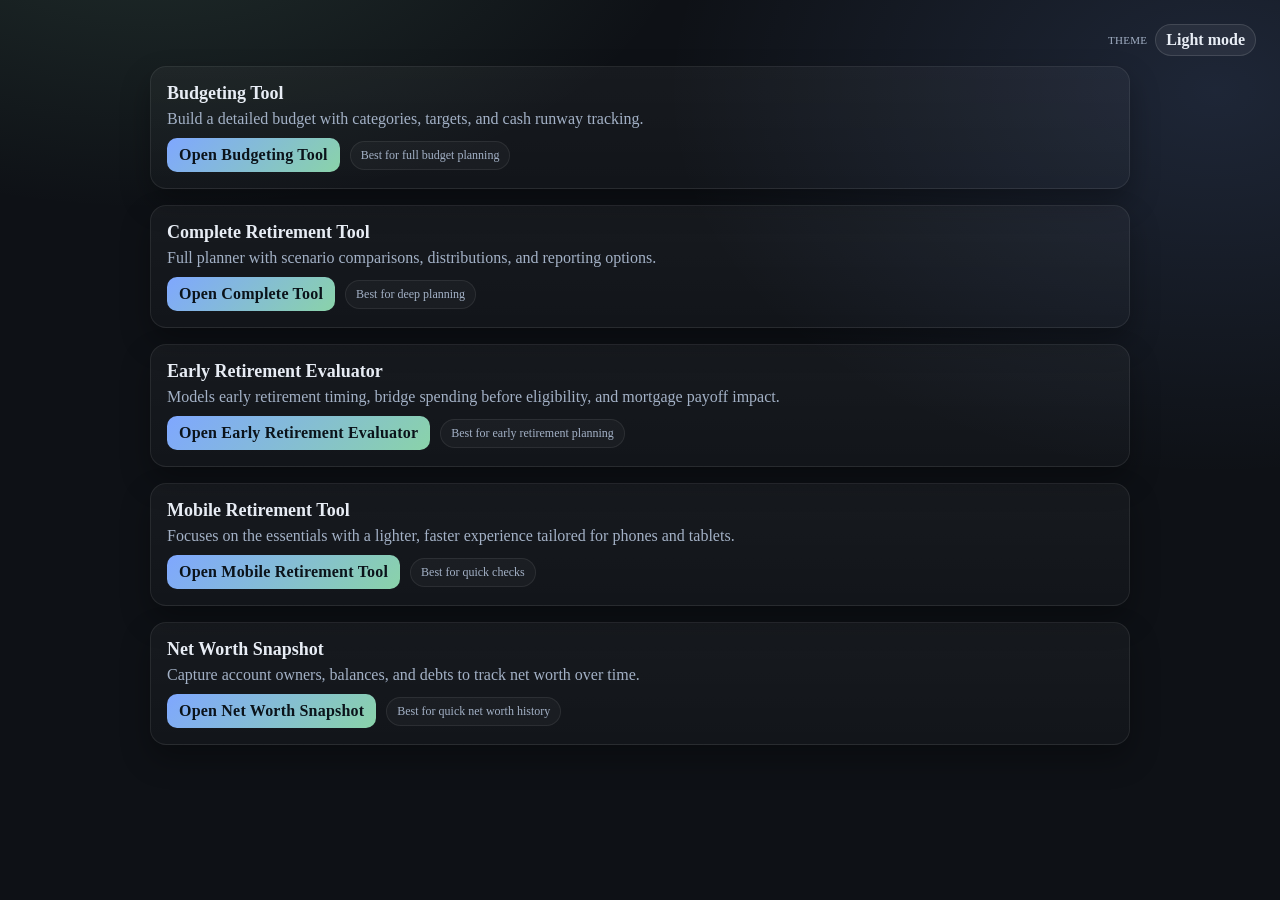
<file: index.html>
﻿<!doctype html>
<html lang="en">
<head>
  <meta charset="utf-8" />
  <meta name="viewport" content="width=device-width, initial-scale=1" />
  <title>Financial Dashboard - Tool Index</title>
  <link rel="stylesheet" href="./shared/theme.css" />
  <script>
    try{
      var theme = localStorage.getItem("financeTheme");
      if (theme) document.documentElement.setAttribute("data-theme", theme);
    }catch(e){}
  </script>
  <style>
    :root{
      --bg:#0e1116;
      --sidebar:#0b0f14;
      --panel:#141a22;
      --card:#121923;
      --text:#e8edf5;
      --muted:#a3b1c6;
      --border:rgba(255,255,255,0.08);
      --accent:#7fa7ff;
      --accent-2:#8ad3a9;
      --bg-grad-1:radial-gradient(900px 500px at 12% -10%, rgba(138,211,169,0.14), transparent 60%);
      --bg-grad-2:radial-gradient(1000px 700px at 95% 10%, rgba(127,167,255,0.14), transparent 55%);
    }
    html[data-theme="light"]{
      --bg:#f4f7fb;
      --sidebar:#eef2f7;
      --panel:rgba(0,0,0,0.04);
      --card:#ffffff;
      --text:#1b2430;
      --muted:#5a6b86;
      --border:rgba(15,23,42,0.12);
      --accent:#2f5fff;
      --accent-2:#2bb98a;
      --bg-grad-1:radial-gradient(900px 500px at 12% -10%, rgba(43,185,138,0.14), transparent 60%);
      --bg-grad-2:radial-gradient(1000px 700px at 95% 10%, rgba(47,95,255,0.14), transparent 55%);
    }
    *{box-sizing:border-box;}
    body{
      margin:0;
      font-family:"Palatino Linotype","Book Antiqua",Palatino,serif;
      color:var(--text);
      background:var(--bg);
    }
    a{color:inherit;}
    .main{
      padding:24px 24px 32px;
      background:
        var(--bg-grad-1),
        var(--bg-grad-2),
        var(--bg);
      min-height:100vh;
    }

    .content{
      max-width:980px;
      margin:0 auto;
      display:grid;
      gap:16px;
    }
    .card{
      background:linear-gradient(180deg, rgba(255,255,255,0.04), rgba(255,255,255,0.02));
      border:1px solid var(--border);
      border-radius:16px;
      padding:16px;
    }
    .card h2{margin:0 0 6px; font-size:18px;}
    .card p{margin:0 0 10px; color:var(--muted);}

    .actions{display:flex; gap:10px; flex-wrap:wrap; align-items:center;}
    .btn{
      text-decoration:none;
      color:#0b131a;
      background:linear-gradient(135deg, var(--accent), var(--accent-2));
      padding:8px 12px;
      border-radius:10px;
      font-weight:700;
      letter-spacing:0.2px;
    }
    html[data-theme="light"] .btn{
      color:#1b2430;
      background:linear-gradient(135deg, rgba(47,95,255,0.2), rgba(43,185,138,0.18));
      border:1px solid rgba(15,23,42,0.12);
      box-shadow:0 6px 14px rgba(15,23,42,0.08);
    }
    .pill{
      display:inline-block;
      padding:6px 10px;
      border-radius:999px;
      border:1px solid var(--border);
      color:var(--muted);
      font-size:12px;
      background:rgba(255,255,255,0.03);
    }
    html[data-theme="light"] .pill{
      background:rgba(15,23,42,0.06);
      border-color:rgba(15,23,42,0.12);
      color:#4a5b73;
    }

    footer{
      max-width:980px;
      margin:16px auto 0;
      color:var(--muted);
      font-size:12px;
    }
  </style>
</head>
<body>
  <main class="main">
    <div class="themeToggleBar">
      <span class="themeToggleLabel">Theme</span>
      <button class="themeToggleBtn" type="button" data-theme-toggle>Light mode</button>
    </div>
    <section class="content" aria-label="Tools">
      <article class="card">
        <h2>Budgeting Tool</h2>
        <p>Build a detailed budget with categories, targets, and cash runway tracking.</p>
        <div class="actions">
          <a class="btn" href="./In Depth Budgeting Tool/">Open Budgeting Tool</a>
          <span class="pill">Best for full budget planning</span>
        </div>
      </article>

      <article class="card">
        <h2>Complete Retirement Tool</h2>
        <p>Full planner with scenario comparisons, distributions, and reporting options.</p>
        <div class="actions">
          <a class="btn" href="./Complete Retirement Tool/">Open Complete Tool</a>
          <span class="pill">Best for deep planning</span>
        </div>
      </article>

      <article class="card">
        <h2>Early Retirement Evaluator</h2>
        <p>Models early retirement timing, bridge spending before eligibility, and mortgage payoff impact.</p>
        <div class="actions">
          <a class="btn" href="./Early Retirement Evaluator/">Open Early Retirement Evaluator</a>
          <span class="pill">Best for early retirement planning</span>
        </div>
      </article>

      <article class="card">
        <h2>Mobile Retirement Tool</h2>
        <p>Focuses on the essentials with a lighter, faster experience tailored for phones and tablets.</p>
        <div class="actions">
          <a class="btn" href="./Mobile/">Open Mobile Retirement Tool</a>
          <span class="pill">Best for quick checks</span>
        </div>
      </article>
      <article class="card">
        <h2>Net Worth Snapshot</h2>
        <p>Capture account owners, balances, and debts to track net worth over time.</p>
        <div class="actions">
          <a class="btn" href="./Net Worth Snapshot/">Open Net Worth Snapshot</a>
          <span class="pill">Best for quick net worth history</span>
        </div>
      </article>
    </section>
  </main>
  <script src="./shared/theme.js"></script>
</body>
</html>
</file>
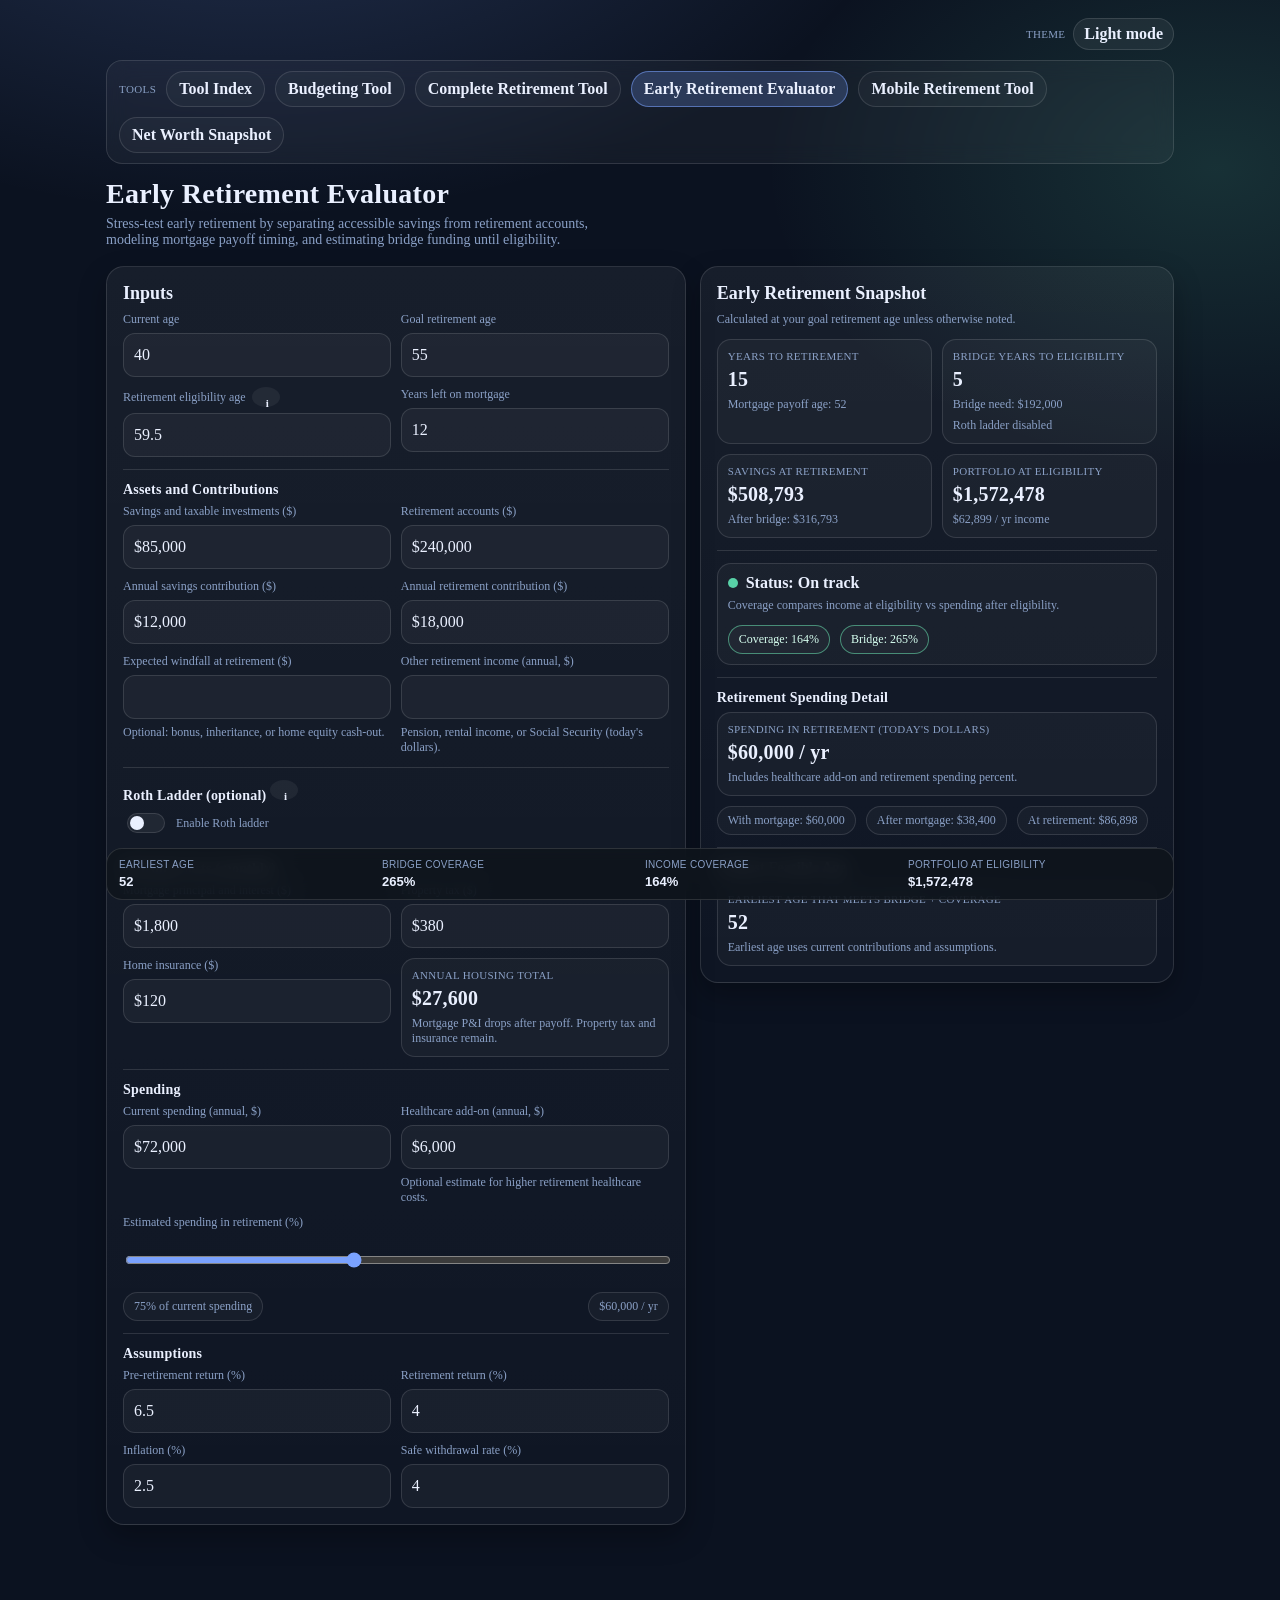
<file: Early Retirement Evaluator/index.html>
<!doctype html>
<html lang="en">
<head>
  <meta charset="utf-8" />
  <meta name="viewport" content="width=device-width, initial-scale=1" />
  <title>Early Retirement Evaluator</title>
  <link rel="stylesheet" href="../shared/theme.css" />
  <script>
    try{
      var theme = localStorage.getItem("financeTheme");
      if (theme) document.documentElement.setAttribute("data-theme", theme);
    }catch(e){}
  </script>
  <style>
    :root{
      --bg:#0b1220;
      --panel:rgba(255,255,255,0.04);
      --panel-2:rgba(255,255,255,0.06);
      --panel-3:rgba(255,255,255,0.03);
      --text:#eaf0ff;
      --muted:#8aa0c6;
      --line:rgba(255,255,255,0.12);
      --accent:#7aa2ff;
      --accent-2:#58d1a7;
      --good:#58d1a7;
      --warn:#ffc657;
      --bad:#ff6b6b;
    }
    *{box-sizing:border-box;}
    body{
      margin:0;
      color:var(--text);
      font-family:"Baskerville","Palatino Linotype","Book Antiqua",serif;
      background:var(--bg-grad-1), var(--bg-grad-2), var(--bg);
      min-height:100vh;
    }
    a{color:inherit;text-decoration:none;}
    .page{
      max-width:1100px;
      margin:0 auto;
      padding:18px 16px 90px;
    }
    .topnav{
      display:flex;
      flex-wrap:wrap;
      gap:10px;
      align-items:center;
      background:var(--panel);
      border:1px solid var(--line);
      border-radius:16px;
      padding:10px 12px;
      backdrop-filter: blur(10px);
    }
    .navLabel{
      font-size:11px;
      letter-spacing:0.4px;
      text-transform:uppercase;
      color:var(--muted);
    }
    .navLink{
      font-weight:700;
      padding:8px 12px;
      border-radius:999px;
      border:1px solid var(--line);
      background:rgba(255,255,255,0.03);
    }
    .navLink.active{
      border-color:rgba(122,162,255,0.55);
      background:rgba(122,162,255,0.22);
      color:var(--text);
    }
    header{
      margin-top:14px;
    }
    h1{
      margin:0 0 6px;
      font-size:28px;
      letter-spacing:0.3px;
    }
    header p{
      margin:0;
      color:var(--muted);
      max-width:75ch;
      font-size:14px;
    }
    .grid{
      margin-top:18px;
      display:grid;
      gap:14px;
      grid-template-columns: minmax(0, 1.1fr) minmax(0, 0.9fr);
      align-items:start;
    }
    @media (max-width: 980px){
      .grid{ grid-template-columns:1fr; }
    }
    .card{
      background:linear-gradient(180deg, rgba(255,255,255,0.05), rgba(255,255,255,0.02));
      border:1px solid var(--line);
      border-radius:18px;
      padding:16px;
      box-shadow:0 12px 28px rgba(0,0,0,0.28);
    }
    .card h2{
      margin:0 0 8px;
      font-size:18px;
    }
    .card h3{
      margin:12px 0 6px;
      font-size:14px;
      color:var(--text);
      letter-spacing:0.2px;
    }
    .subtle{
      color:var(--muted);
      font-size:12px;
      margin:0;
    }
    .row{
      display:flex;
      gap:10px;
      flex-wrap:wrap;
    }
    .rothRow{
      align-items:center;
    }
    .rothToggle{
      display:flex;
      align-items:center;
      gap:8px;
      margin:0;
      flex:1 1 220px;
    }
    .rothToggle input[type="checkbox"]{
      width:38px;
      height:20px;
      min-height:20px;
      padding:0;
      appearance:none;
      -webkit-appearance:none;
      border:1px solid var(--line);
      border-radius:999px;
      background:rgba(255,255,255,0.06);
      display:inline-flex;
      align-items:center;
      cursor:pointer;
      position:relative;
      transition:background 140ms ease, border-color 140ms ease;
    }
    .rothToggle input[type="checkbox"]::after{
      content:"";
      width:14px;
      height:14px;
      border-radius:50%;
      background:var(--text);
      position:absolute;
      left:2px;
      transition:left 140ms ease, background 140ms ease;
    }
    .rothToggle input[type="checkbox"]:checked{
      background:rgba(122,162,255,0.35);
      border-color:rgba(122,162,255,0.55);
    }
    .rothToggle input[type="checkbox"]:checked::after{
      left:22px;
      background:var(--accent);
    }
    .rothToggle input[type="checkbox"]:focus-visible{
      outline:2px solid rgba(122,162,255,0.55);
      outline-offset:2px;
    }
    .rothPill{
      flex:0 0 auto;
    }
    .grid2{
      display:grid;
      grid-template-columns:1fr;
      gap:10px;
    }
    @media (min-width:640px){
      .grid2{ grid-template-columns:1fr 1fr; }
    }
    label{
      display:flex;
      align-items:center;
      gap:6px;
      font-size:12px;
      color:var(--muted);
      margin-bottom:6px;
    }
    input, select{
      width:100%;
      min-height:44px;
      padding:10px 10px;
      border-radius:12px;
      border:1px solid var(--line);
      background:rgba(255,255,255,0.04);
      color:var(--text);
      font:inherit;
    }
    input[type="range"]{
      accent-color: var(--accent);
      padding:0;
    }
    .divider{
      height:1px;
      background:var(--line);
      margin:12px 0;
    }
    .pill{
      display:inline-flex;
      align-items:center;
      gap:6px;
      padding:6px 10px;
      border-radius:999px;
      border:1px solid var(--line);
      background:rgba(255,255,255,0.03);
      font-size:12px;
      color:var(--muted);
      white-space:nowrap;
    }
    .metric{
      padding:10px;
      border-radius:14px;
      background:rgba(255,255,255,0.03);
      border:1px solid var(--line);
    }
    .metric .k{
      font-size:11px;
      color:var(--muted);
      text-transform:uppercase;
      letter-spacing:0.3px;
    }
    .metric .v{
      margin-top:6px;
      font-size:20px;
      font-weight:800;
      letter-spacing:0.2px;
    }
    .note{
      margin-top:6px;
      font-size:12px;
      color:var(--muted);
    }
    .status{
      display:flex;
      align-items:center;
      gap:8px;
      font-weight:700;
    }
    .statusDot{
      width:10px;
      height:10px;
      border-radius:50%;
      background:var(--warn);
    }
    .tooltipBtn{
      border:none;
      background:rgba(255,255,255,0.06);
      color:var(--text);
      width:18px;
      height:18px;
      border-radius:50%;
      font-size:11px;
      cursor:help;
      position:relative;
    }
    .tooltipBtn::after{
      content: attr(data-tip);
      position:absolute;
      left:50%;
      bottom:130%;
      transform:translateX(-50%) translateY(6px);
      width: min(260px, calc(100vw - 32px));
      background:#10161e;
      border:1px solid var(--line);
      color:var(--text);
      padding:8px 10px;
      border-radius:10px;
      font-size:11px;
      opacity:0;
      pointer-events:none;
      transition:opacity 140ms ease, transform 140ms ease;
      z-index:10;
    }
    .tooltipBtn:hover::after,
    .tooltipBtn:focus::after{
      opacity:1;
      transform:translateX(-50%) translateY(0);
    }
    .assumptionsGrid{
      grid-template-columns:1fr 1fr;
    }
    @media (max-width: 520px){
      .rothRow{ align-items:flex-start; }
      .rothToggle{
        width:100%;
        flex:1 1 100%;
      }
      .rothToggle span{
        white-space:normal;
      }
      .rothPill{
        width:100%;
        justify-content:flex-start;
      }
      .tooltipBtn::after{
        left:50%;
        right:auto;
        transform:translateX(-50%) translateY(6px);
      }
      .tooltipBtn:hover::after,
      .tooltipBtn:focus::after{
        transform:translateX(-50%) translateY(0);
      }
    }
    .summarySticky{
      position: sticky;
      bottom: 0;
      z-index: 30;
      margin-top: 16px;
    }
    .summaryBar{
      display:grid;
      grid-template-columns: repeat(4, minmax(0, 1fr));
      gap:10px;
      padding:10px 12px;
      border-radius:16px;
      border:1px solid var(--line);
      background:rgba(15,20,28,0.85);
      backdrop-filter: blur(10px);
      font-family: "Trebuchet MS","Segoe UI","Tahoma",sans-serif;
    }
    html[data-theme="light"] .summaryBar{
      background:rgba(240,244,250,0.92);
    }
    .summaryItem{min-width:0;}
    .summaryLabel{
      font-size:10px;
      color:var(--muted);
      text-transform:uppercase;
      letter-spacing:0.3px;
    }
    .summaryValue{
      margin-top:4px;
      font-size:13px;
      font-weight:800;
      white-space:nowrap;
      overflow:hidden;
      text-overflow:ellipsis;
    }
    @media (max-width:700px){
      .summaryBar{ grid-template-columns: repeat(2, minmax(0, 1fr)); }
    }
    @media (max-width:520px){
      .summaryBar{
        gap:8px;
        padding:8px 10px;
      }
      .summaryLabel{ font-size:9px; }
      .summaryValue{ font-size:12px; }
    }
    .kpiGrid{
      display:grid;
      grid-template-columns:1fr;
      gap:10px;
    }
    @media (min-width:820px){
      .kpiGrid{ grid-template-columns:1fr 1fr; }
    }
    .badge{
      padding:6px 10px;
      border-radius:999px;
      border:1px solid var(--line);
      font-size:12px;
      color:var(--muted);
      background:rgba(255,255,255,0.03);
    }
    .badge.good{ border-color:rgba(99,210,166,0.6); color:#d7fff0; }
    .badge.warn{ border-color:rgba(242,186,107,0.6); color:#fff1db; }
    .badge.bad{ border-color:rgba(241,107,107,0.6); color:#ffe4e4; }
    html[data-theme="light"] .badge{
      background:rgba(15,23,42,0.06);
      border-color:rgba(15,23,42,0.12);
      color:#334155;
    }
    html[data-theme="light"] .badge.good{
      background:rgba(43,185,138,0.18);
      border-color:rgba(43,185,138,0.45);
      color:#0f4a36;
    }
    html[data-theme="light"] .badge.warn{
      background:rgba(213,164,58,0.18);
      border-color:rgba(213,164,58,0.45);
      color:#5a4200;
    }
    html[data-theme="light"] .badge.bad{
      background:rgba(217,81,81,0.18);
      border-color:rgba(217,81,81,0.45);
      color:#5b1a1a;
    }
  </style>
</head>
<body>
  <div class="page">
    <div class="themeToggleBar">
      <span class="themeToggleLabel">Theme</span>
      <button class="themeToggleBtn" type="button" data-theme-toggle>Light mode</button>
    </div>
    <nav class="topnav" aria-label="Site navigation">
  <span class="navLabel">Tools</span>
  <a class="navLink" href="../index.html">Tool Index</a>
  <a class="navLink" href="../In Depth Budgeting Tool/">Budgeting Tool</a>
  <a class="navLink" href="../Complete Retirement Tool/">Complete Retirement Tool</a>
  <a class="navLink active" href="./">Early Retirement Evaluator</a>
  <a class="navLink" href="../Mobile/">Mobile Retirement Tool</a>
  <a class="navLink" href="../Net Worth Snapshot/">Net Worth Snapshot</a>
</nav>

    <header>
      <h1>Early Retirement Evaluator</h1>
      <p>
        Stress-test early retirement by separating accessible savings from retirement accounts,
        modeling mortgage payoff timing, and estimating bridge funding until eligibility.
      </p>
    </header>

    <div class="grid">
      <section class="card" aria-label="Inputs">
        <h2>Inputs</h2>
        <div class="grid2">
          <div>
            <label for="currentAge">Current age</label>
            <input id="currentAge" type="number" min="18" max="100" step="1" />
          </div>
          <div>
            <label for="targetRetireAge">Goal retirement age</label>
            <input id="targetRetireAge" type="number" min="20" max="100" step="1" />
          </div>
          <div>
            <label for="eligibilityAge">
              Retirement eligibility age
              <button
                class="tooltipBtn"
                type="button"
                data-tip="55 Rule of 55, 57 FERS MRA, 59.5 standard IRA/401k, 62 early Social Security, 67 full Social Security.">
                i
              </button>
            </label>
            <input id="eligibilityAge" type="number" min="40" max="100" step="0.5" />
          </div>
          <div>
            <label for="yearsLeftMortgage">Years left on mortgage</label>
            <input id="yearsLeftMortgage" type="number" min="0" max="40" step="1" />
          </div>
        </div>

        <div class="divider"></div>

        <h3>Assets and Contributions</h3>
        <div class="grid2">
          <div>
            <label for="savingsNow">Savings and taxable investments ($)</label>
            <input id="savingsNow" type="text" inputmode="numeric" />
          </div>
          <div>
            <label for="retirementNow">Retirement accounts ($)</label>
            <input id="retirementNow" type="text" inputmode="numeric" />
          </div>
          <div>
            <label for="savingsContrib">Annual savings contribution ($)</label>
            <input id="savingsContrib" type="text" inputmode="numeric" />
          </div>
          <div>
            <label for="retirementContrib">Annual retirement contribution ($)</label>
            <input id="retirementContrib" type="text" inputmode="numeric" />
          </div>
          <div>
            <label for="windfall">Expected windfall at retirement ($)</label>
            <input id="windfall" type="text" inputmode="numeric" />
            <div class="note">Optional: bonus, inheritance, or home equity cash-out.</div>
          </div>
          <div>
            <label for="otherIncome">Other retirement income (annual, $)</label>
            <input id="otherIncome" type="text" inputmode="numeric" />
            <div class="note">Pension, rental income, or Social Security (today's dollars).</div>
          </div>
        </div>

        <div class="divider"></div>

        <h3>Roth Ladder (optional)
          <button
            class="tooltipBtn"
            type="button"
            data-tip="Roth bridging (Roth conversion ladder) lets you move money from traditional retirement accounts into a Roth, then spend those conversions after the seasoning period to cover early-retirement years before age 59.5. Annual conversion amount is how much you plan to convert each year. Estimated tax rate is the effective tax rate you expect to pay on those conversions. Years until conversion available is the waiting period before you can spend converted funds (typically 5).">
            i
          </button>
        </h3>
        <div class="row rothRow">
          <label class="rothToggle">
            <input id="rothEnabled" type="checkbox" />
            <span>Enable Roth ladder</span>
          </label>
        </div>
        <div class="grid2" id="rothFields" style="margin-top:10px; display:none;">
          <div>
            <label for="rothAmount">Annual conversion amount ($)</label>
            <input id="rothAmount" type="text" inputmode="numeric" />
          </div>
          <div>
            <label for="rothTax">Estimated tax rate on conversions (%)</label>
            <input id="rothTax" type="number" min="0" max="45" step="0.5" />
          </div>
          <div>
            <label for="rothYears">
              Years until conversion available
              <button class="tooltipBtn" type="button" data-tip="5-year seasoning is typical.">i</button>
            </label>
            <input id="rothYears" type="number" min="0" max="10" step="1" />
          </div>
          <div class="note">
            Conversions are modeled as usable after the seasoning period and applied to bridge spending.
          </div>
        </div>

        <div class="divider"></div>

        <h3>Housing Costs (monthly)</h3>
        <div class="grid2">
          <div>
            <label for="mortgagePI">Mortgage principal and interest ($)</label>
            <input id="mortgagePI" type="text" inputmode="numeric" />
          </div>
          <div>
            <label for="propertyTax">Property tax ($)</label>
            <input id="propertyTax" type="text" inputmode="numeric" />
          </div>
          <div>
            <label for="homeInsurance">Home insurance ($)</label>
            <input id="homeInsurance" type="text" inputmode="numeric" />
          </div>
          <div class="metric">
            <div class="k">Annual housing total</div>
            <div class="v" id="housingAnnual">$0</div>
            <div class="note">
              Mortgage P&amp;I drops after payoff. Property tax and insurance remain.
            </div>
          </div>
        </div>

        <div class="divider"></div>

        <h3>Spending</h3>
        <div class="grid2">
          <div>
            <label for="currentSpending">Current spending (annual, $)</label>
            <input id="currentSpending" type="text" inputmode="numeric" />
          </div>
          <div>
            <label for="healthcareAdd">Healthcare add-on (annual, $)</label>
            <input id="healthcareAdd" type="text" inputmode="numeric" />
            <div class="note">Optional estimate for higher retirement healthcare costs.</div>
          </div>
        </div>
        <div style="margin-top:10px;">
          <label for="retireSpendPct">Estimated spending in retirement (%)</label>
          <input id="retireSpendPct" type="range" min="50" max="110" step="1" />
          <div class="row" style="justify-content:space-between; margin-top:6px;">
            <span class="pill" id="retireSpendPctLabel">75% of current spending</span>
            <span class="pill" id="retireSpendValue">$0 / yr</span>
          </div>
        </div>

        <div class="divider"></div>

        <h3>Assumptions</h3>
        <div class="grid2 assumptionsGrid">
          <div>
            <label for="preReturn">Pre-retirement return (%)</label>
            <input id="preReturn" type="number" min="-10" max="20" step="0.1" />
          </div>
          <div>
            <label for="postReturn">Retirement return (%)</label>
            <input id="postReturn" type="number" min="-10" max="20" step="0.1" />
          </div>
          <div>
            <label for="inflation">Inflation (%)</label>
            <input id="inflation" type="number" min="0" max="12" step="0.1" />
          </div>
          <div>
            <label for="swr">Safe withdrawal rate (%)</label>
            <input id="swr" type="number" min="2" max="6" step="0.1" />
          </div>
        </div>
      </section>

      <section class="card" aria-label="Outputs">
        <h2>Early Retirement Snapshot</h2>
        <p class="subtle">Calculated at your goal retirement age unless otherwise noted.</p>

        <div class="kpiGrid" style="margin-top:12px;">
          <div class="metric">
            <div class="k">Years to retirement</div>
            <div class="v" id="yearsToRetire">0</div>
            <div class="note" id="mortgagePayoffNote">Mortgage payoff age: --</div>
          </div>
          <div class="metric">
            <div class="k">Bridge years to eligibility</div>
            <div class="v" id="bridgeYears">0</div>
            <div class="note" id="bridgeNeedNote">Bridge need: $0</div>
            <div class="note" id="rothNote">Roth ladder disabled</div>
          </div>
          <div class="metric">
            <div class="k">Savings at retirement</div>
            <div class="v" id="savingsAtRet">$0</div>
            <div class="note" id="savingsAfterBridge">After bridge: $0</div>
          </div>
          <div class="metric">
            <div class="k">Portfolio at eligibility</div>
            <div class="v" id="portfolioAtEligibility">$0</div>
            <div class="note" id="incomeAtEligibility">$0 / yr income</div>
          </div>
        </div>

        <div class="divider"></div>

        <div class="metric">
          <div class="status">
            <span class="statusDot" id="statusDot"></span>
            <span id="statusLabel">Status: --</span>
          </div>
          <p class="note" id="statusNote">
            Coverage is based on spending after eligibility age.
          </p>
          <div class="row" style="margin-top:8px;">
            <span class="badge" id="coverageBadge">Coverage: --</span>
            <span class="badge" id="bridgeBadge">Bridge: --</span>
          </div>
        </div>

        <div class="divider"></div>

        <h3>Retirement Spending Detail</h3>
        <div class="metric">
          <div class="k">Spending in retirement (today's dollars)</div>
          <div class="v" id="spendingBase">$0 / yr</div>
          <div class="note" id="spendingDetail">Mortgage impact shown below.</div>
        </div>
        <div class="row" style="margin-top:10px;">
          <span class="pill" id="spendWithMortgage">With mortgage: $0</span>
          <span class="pill" id="spendAfterMortgage">After mortgage: $0</span>
          <span class="pill" id="spendNominal">At retirement: $0</span>
        </div>

        <div class="divider"></div>

        <h3>Earliest Feasible Age</h3>
        <div class="metric">
          <div class="k">Earliest age that meets bridge + coverage</div>
          <div class="v" id="earliestAge">--</div>
          <div class="note" id="earliestNote">
            Update inputs to see the earliest age under current assumptions.
          </div>
        </div>
      </section>
    </div>

    <div class="summarySticky" aria-label="Sticky summary">
      <div class="summaryBar">
        <div class="summaryItem">
          <div class="summaryLabel">Earliest age</div>
          <div class="summaryValue" id="summaryEarliest">--</div>
        </div>
        <div class="summaryItem">
          <div class="summaryLabel">Bridge coverage</div>
          <div class="summaryValue" id="summaryBridge">--</div>
        </div>
        <div class="summaryItem">
          <div class="summaryLabel">Income coverage</div>
          <div class="summaryValue" id="summaryCoverage">--</div>
        </div>
        <div class="summaryItem">
          <div class="summaryLabel">Portfolio at eligibility</div>
          <div class="summaryValue" id="summaryPortfolio">$0</div>
        </div>
      </div>
    </div>
  </div>

  <script src="../shared/theme.js"></script>
  <script>
    (function(){
      var fmtUSD0 = new Intl.NumberFormat("en-US", {
        style:"currency",
        currency:"USD",
        maximumFractionDigits:0
      });
      var KEY = "earlyRetireEvaluator.v1";

      function $(id){ return document.getElementById(id); }
      function parseMoney(v){
        if (v === null || v === undefined) return 0;
        var n = Number(String(v).replace(/[^0-9.-]/g, ""));
        return isFinite(n) ? n : 0;
      }
      function formatMoneyInput(el){
        if (!el) return;
        var v = parseMoney(el.value);
        el.value = v ? fmtUSD0.format(Math.round(v)) : "";
      }
      function unformatMoneyInput(el){
        if (!el) return;
        el.value = String(parseMoney(el.value) || "");
      }
      function toRatePct(v){
        var n = Number(v);
        return isFinite(n) ? n / 100 : 0;
      }
      function futureValue(pv, r, n, c){
        pv = Math.max(0, Number(pv || 0));
        c = Math.max(0, Number(c || 0));
        n = Math.max(0, Math.round(Number(n || 0)));
        r = Number(r || 0);
        if (n === 0) return pv;
        if (Math.abs(r) < 0.000001) return pv + c * n;
        var pow = Math.pow(1 + r, n);
        return pv * pow + c * (pow - 1) / r;
      }
      function bridgeNeedForYears(bridgeYears, mortgageYearsInRet, spendWithMortgage, spendAfterMortgage){
        var need = 0;
        for (var i=0;i<bridgeYears;i++){
          var useMortgage = i < mortgageYearsInRet;
          need += useMortgage ? spendWithMortgage : spendAfterMortgage;
        }
        return need;
      }
      function spendingAtEligibility(currentAge, eligibilityAge, yearsLeftMortgage, spendWithMortgage, spendAfterMortgage){
        var mortgagePaidByEligibility = (yearsLeftMortgage <= (eligibilityAge - currentAge));
        return mortgagePaidByEligibility ? spendAfterMortgage : spendWithMortgage;
      }

      var elCurrentAge = $("currentAge");
      var elTargetAge = $("targetRetireAge");
      var elEligibilityAge = $("eligibilityAge");
      var elYearsLeftMortgage = $("yearsLeftMortgage");
      var elSavingsNow = $("savingsNow");
      var elRetirementNow = $("retirementNow");
      var elSavingsContrib = $("savingsContrib");
      var elRetirementContrib = $("retirementContrib");
      var elWindfall = $("windfall");
      var elOtherIncome = $("otherIncome");
      var elRothEnabled = $("rothEnabled");
      var elRothAmount = $("rothAmount");
      var elRothTax = $("rothTax");
      var elRothYears = $("rothYears");
      var elMortgagePI = $("mortgagePI");
      var elPropertyTax = $("propertyTax");
      var elHomeInsurance = $("homeInsurance");
      var elCurrentSpending = $("currentSpending");
      var elHealthcareAdd = $("healthcareAdd");
      var elRetireSpendPct = $("retireSpendPct");
      var elPreReturn = $("preReturn");
      var elPostReturn = $("postReturn");
      var elInflation = $("inflation");
      var elSWR = $("swr");

      function setDefaults(){
        elCurrentAge.value = 40;
        elTargetAge.value = 55;
        elEligibilityAge.value = 59.5;
        elYearsLeftMortgage.value = 12;
        elSavingsNow.value = "85000";
        elRetirementNow.value = "240000";
        elSavingsContrib.value = "12000";
        elRetirementContrib.value = "18000";
        elWindfall.value = "0";
        elOtherIncome.value = "0";
        elRothEnabled.checked = false;
        elRothAmount.value = "12000";
        elRothTax.value = 22;
        elRothYears.value = 5;
        elMortgagePI.value = "1800";
        elPropertyTax.value = "380";
        elHomeInsurance.value = "120";
        elCurrentSpending.value = "72000";
        elHealthcareAdd.value = "6000";
        elRetireSpendPct.value = 75;
        elPreReturn.value = 6.5;
        elPostReturn.value = 4.0;
        elInflation.value = 2.5;
        elSWR.value = 4.0;
      }

      function save(){
        var data = {
          currentAge: elCurrentAge.value,
          targetAge: elTargetAge.value,
          eligibilityAge: elEligibilityAge.value,
          yearsLeftMortgage: elYearsLeftMortgage.value,
          savingsNow: elSavingsNow.value,
          retirementNow: elRetirementNow.value,
          savingsContrib: elSavingsContrib.value,
          retirementContrib: elRetirementContrib.value,
          windfall: elWindfall.value,
          otherIncome: elOtherIncome.value,
          rothEnabled: elRothEnabled.checked,
          rothAmount: elRothAmount.value,
          rothTax: elRothTax.value,
          rothYears: elRothYears.value,
          mortgagePI: elMortgagePI.value,
          propertyTax: elPropertyTax.value,
          homeInsurance: elHomeInsurance.value,
          currentSpending: elCurrentSpending.value,
          healthcareAdd: elHealthcareAdd.value,
          retireSpendPct: elRetireSpendPct.value,
          preReturn: elPreReturn.value,
          postReturn: elPostReturn.value,
          inflation: elInflation.value,
          swr: elSWR.value
        };
        try{ localStorage.setItem(KEY, JSON.stringify(data)); }catch(e){}
      }

      function load(){
        try{
          var raw = localStorage.getItem(KEY);
          if (!raw) return false;
          var data = JSON.parse(raw);
          if (!data) return false;
          elCurrentAge.value = data.currentAge || "";
          elTargetAge.value = data.targetAge || "";
          elEligibilityAge.value = data.eligibilityAge || "";
          elYearsLeftMortgage.value = data.yearsLeftMortgage || "";
          elSavingsNow.value = data.savingsNow || "";
          elRetirementNow.value = data.retirementNow || "";
          elSavingsContrib.value = data.savingsContrib || "";
          elRetirementContrib.value = data.retirementContrib || "";
          elWindfall.value = data.windfall || "";
          elOtherIncome.value = data.otherIncome || "";
          elRothEnabled.checked = !!data.rothEnabled;
          elRothAmount.value = data.rothAmount || "";
          elRothTax.value = data.rothTax || "";
          elRothYears.value = data.rothYears || "";
          elMortgagePI.value = data.mortgagePI || "";
          elPropertyTax.value = data.propertyTax || "";
          elHomeInsurance.value = data.homeInsurance || "";
          elCurrentSpending.value = data.currentSpending || "";
          elHealthcareAdd.value = data.healthcareAdd || "";
          elRetireSpendPct.value = data.retireSpendPct || "";
          elPreReturn.value = data.preReturn || "";
          elPostReturn.value = data.postReturn || "";
          elInflation.value = data.inflation || "";
          elSWR.value = data.swr || "";
          return true;
        }catch(e){
          return false;
        }
      }

      function evaluateAtAge(retAge, inputs){
        var yearsToRetire = Math.max(0, retAge - inputs.currentAge);
        var bridgeYears = Math.max(0, inputs.eligibilityAge - retAge);
        var mortgageYearsInRet = Math.max(0, inputs.yearsLeftMortgage - yearsToRetire);

        var savingsAtRet = futureValue(
          inputs.savingsNow,
          inputs.preReturn,
          yearsToRetire,
          inputs.savingsContrib
        ) + inputs.windfall;
        var retireAtRet = futureValue(
          inputs.retirementNow,
          inputs.preReturn,
          yearsToRetire,
          inputs.retirementContrib
        );

        var ladderGrossTotal = 0;
        var ladderNet = 0;
        var retireAtEligibility = retireAtRet * Math.pow(1 + inputs.postReturn, bridgeYears);
        if (inputs.rothEnabled){
          var balance = retireAtRet;
          for (var y = 0; y < bridgeYears; y++){
            balance = balance * (1 + inputs.postReturn);
            if (y >= inputs.rothYears){
              var convert = Math.min(balance, inputs.rothAmount);
              balance -= convert;
              ladderGrossTotal += convert;
            }
          }
          ladderNet = Math.max(0, ladderGrossTotal * (1 - inputs.rothTax));
          retireAtEligibility = balance;
        }

        var bridgeNeed = bridgeNeedForYears(
          bridgeYears,
          mortgageYearsInRet,
          inputs.spendWithMortgage,
          inputs.spendAfterMortgage
        );
        var bridgeNeedAdj = Math.max(0, bridgeNeed - ladderNet);
        var savingsAfterBridge = savingsAtRet - bridgeNeedAdj;
        var portfolioAtEligibility = retireAtEligibility + Math.max(0, savingsAfterBridge);
        var incomeFromPortfolio = portfolioAtEligibility * inputs.swr;
        var spendingPostEligibility = spendingAtEligibility(
          inputs.currentAge,
          inputs.eligibilityAge,
          inputs.yearsLeftMortgage,
          inputs.spendWithMortgage,
          inputs.spendAfterMortgage
        );
        var totalIncome = incomeFromPortfolio + inputs.otherIncome;
        var coveragePct = spendingPostEligibility > 0
          ? (totalIncome / spendingPostEligibility) * 100
          : 0;

        return {
          yearsToRetire: yearsToRetire,
          bridgeYears: bridgeYears,
          bridgeNeed: bridgeNeedAdj,
          ladderNet: ladderNet,
          savingsAtRet: savingsAtRet,
          savingsAfterBridge: savingsAfterBridge,
          portfolioAtEligibility: portfolioAtEligibility,
          totalIncome: totalIncome,
          spendingPostEligibility: spendingPostEligibility,
          coveragePct: coveragePct
        };
      }
      function updateUI(){
        var currentAge = Math.max(0, Number(elCurrentAge.value || 0));
        var targetAge = Math.max(currentAge, Number(elTargetAge.value || currentAge));
        var eligibilityAge = Math.max(currentAge, Number(elEligibilityAge.value || targetAge));
        var yearsLeftMortgage = Math.max(0, Number(elYearsLeftMortgage.value || 0));
        var yearsToRetire = Math.max(0, targetAge - currentAge);

        var savingsNow = Math.max(0, parseMoney(elSavingsNow.value));
        var retirementNow = Math.max(0, parseMoney(elRetirementNow.value));
        var savingsContrib = Math.max(0, parseMoney(elSavingsContrib.value));
        var retirementContrib = Math.max(0, parseMoney(elRetirementContrib.value));
        var windfall = Math.max(0, parseMoney(elWindfall.value));
        var otherIncome = Math.max(0, parseMoney(elOtherIncome.value));
        var rothEnabled = elRothEnabled && elRothEnabled.checked;
        var rothAmount = Math.max(0, parseMoney(elRothAmount.value));
        var rothTax = Math.max(0, toRatePct(elRothTax.value));
        var rothYears = Math.max(0, Number(elRothYears.value || 0));

        var mortgagePI = Math.max(0, parseMoney(elMortgagePI.value));
        var propertyTax = Math.max(0, parseMoney(elPropertyTax.value));
        var homeInsurance = Math.max(0, parseMoney(elHomeInsurance.value));
        var housingAnnual = (mortgagePI + propertyTax + homeInsurance) * 12;

        var currentSpending = Math.max(0, parseMoney(elCurrentSpending.value));
        var healthcareAdd = Math.max(0, parseMoney(elHealthcareAdd.value));
        var retireSpendPct = Math.max(0, Number(elRetireSpendPct.value || 0));
        var preReturn = toRatePct(elPreReturn.value);
        var postReturn = toRatePct(elPostReturn.value);
        var inflation = toRatePct(elInflation.value);
        var swr = toRatePct(elSWR.value);

        var spendBase = (currentSpending * (retireSpendPct / 100)) + healthcareAdd;
        var spendNominalAtRet = spendBase * Math.pow(1 + inflation, yearsToRetire);
        var mortgagePIAnnual = mortgagePI * 12;
        var spendAfterMortgage = Math.max(0, spendBase - mortgagePIAnnual);
        var spendWithMortgage = spendBase;

        var inputs = {
          currentAge: currentAge,
          eligibilityAge: eligibilityAge,
          yearsLeftMortgage: yearsLeftMortgage,
          savingsNow: savingsNow,
          retirementNow: retirementNow,
          savingsContrib: savingsContrib,
          retirementContrib: retirementContrib,
          windfall: windfall,
          otherIncome: otherIncome,
          preReturn: preReturn,
          postReturn: postReturn,
          swr: swr,
          rothEnabled: rothEnabled,
          rothAmount: rothAmount,
          rothTax: rothTax,
          rothYears: rothYears,
          spendWithMortgage: spendWithMortgage,
          spendAfterMortgage: spendAfterMortgage
        };

        var targetEval = evaluateAtAge(targetAge, inputs);
        var mortgagePayoffAge = currentAge + yearsLeftMortgage;
        var coveragePct = targetEval.coveragePct;
        var bridgeCoveragePct = targetEval.bridgeNeed > 0
          ? (targetEval.savingsAtRet / targetEval.bridgeNeed) * 100
          : 100;
        var bridgeStatus = targetEval.bridgeNeed > 0 ? bridgeCoveragePct : 100;

        var earliestAge = null;
        var earliestAfterGoal = null;
        var searchCap = Math.max(80, Math.round(eligibilityAge));
        for (var age = Math.round(currentAge); age <= Math.round(targetAge); age++){
          var evalAge = evaluateAtAge(age, inputs);
          var okBridge = evalAge.bridgeNeed <= evalAge.savingsAtRet + 0.01;
          var okCoverage = evalAge.coveragePct >= 100 || evalAge.spendingPostEligibility === 0;
          if (okBridge && okCoverage){
            earliestAge = age;
            break;
          }
        }
        for (var age2 = Math.round(targetAge); age2 <= searchCap; age2++){
          var evalAge2 = evaluateAtAge(age2, inputs);
          var okBridge2 = evalAge2.bridgeNeed <= evalAge2.savingsAtRet + 0.01;
          var okCoverage2 = evalAge2.coveragePct >= 100 || evalAge2.spendingPostEligibility === 0;
          if (okBridge2 && okCoverage2){
            earliestAfterGoal = age2;
            break;
          }
        }

        $("housingAnnual").textContent = fmtUSD0.format(Math.round(housingAnnual));
        $("retireSpendPctLabel").textContent = retireSpendPct.toFixed(0) + "% of current spending";
        $("retireSpendValue").textContent = fmtUSD0.format(Math.round(spendBase)) + " / yr";
        $("yearsToRetire").textContent = yearsToRetire.toFixed(0);
        $("mortgagePayoffNote").textContent = "Mortgage payoff age: "
          + (yearsLeftMortgage > 0 ? mortgagePayoffAge.toFixed(0) : "Paid");
        $("bridgeYears").textContent = targetEval.bridgeYears.toFixed(0);
        $("bridgeNeedNote").textContent = (rothEnabled ? "Bridge need (after ladder): " : "Bridge need: ")
          + fmtUSD0.format(Math.round(targetEval.bridgeNeed));
        if ($("rothNote")){
          if (rothEnabled){
            $("rothNote").textContent = "Roth ladder funds: "
              + fmtUSD0.format(Math.round(targetEval.ladderNet));
          } else {
            $("rothNote").textContent = "Roth ladder disabled";
          }
        }
        $("savingsAtRet").textContent = fmtUSD0.format(Math.round(targetEval.savingsAtRet));
        $("savingsAfterBridge").textContent = "After bridge: "
          + fmtUSD0.format(Math.round(Math.max(0, targetEval.savingsAfterBridge)));
        $("portfolioAtEligibility").textContent = fmtUSD0.format(Math.round(targetEval.portfolioAtEligibility));
        $("incomeAtEligibility").textContent = fmtUSD0.format(Math.round(targetEval.totalIncome))
          + " / yr income";

        $("spendingBase").textContent = fmtUSD0.format(Math.round(spendBase)) + " / yr";
        $("spendingDetail").textContent = "Includes healthcare add-on and retirement spending percent.";
        $("spendWithMortgage").textContent = "With mortgage: "
          + fmtUSD0.format(Math.round(spendWithMortgage));
        $("spendAfterMortgage").textContent = "After mortgage: "
          + fmtUSD0.format(Math.round(spendAfterMortgage));
        $("spendNominal").textContent = "At retirement: "
          + fmtUSD0.format(Math.round(spendNominalAtRet));

        var statusLabel = $("statusLabel");
        var statusDot = $("statusDot");
        var statusNote = $("statusNote");
        var coverageBadge = $("coverageBadge");
        var bridgeBadge = $("bridgeBadge");

        var statusText = "Status: Needs review";
        var dotColor = "var(--warn)";
        var statusClass = "badge warn";
        var coverageClass = "badge warn";
        var bridgeClass = "badge warn";
        if (coveragePct >= 105 && bridgeStatus >= 100){
          statusText = "Status: On track";
          dotColor = "var(--good)";
          statusClass = "badge good";
        } else if (coveragePct < 95 || bridgeStatus < 100){
          statusText = "Status: Shortfall";
          dotColor = "var(--bad)";
          statusClass = "badge bad";
        }
        if (coveragePct >= 105){
          coverageClass = "badge good";
        } else if (coveragePct >= 95){
          coverageClass = "badge warn";
        } else if (coveragePct){
          coverageClass = "badge bad";
        }
        if (bridgeStatus >= 100){
          bridgeClass = "badge good";
        } else if (bridgeStatus){
          bridgeClass = "badge bad";
        }

        statusLabel.textContent = statusText;
        statusDot.style.background = dotColor;
        statusNote.textContent = "Coverage compares income at eligibility vs spending after eligibility.";
        coverageBadge.className = coverageClass;
        coverageBadge.textContent = "Coverage: "
          + (coveragePct ? coveragePct.toFixed(0) + "%" : "--");
        bridgeBadge.className = bridgeClass;
        bridgeBadge.textContent = "Bridge: "
          + (bridgeStatus ? bridgeStatus.toFixed(0) + "%" : "--");

        if (earliestAge !== null){
          $("earliestAge").textContent = earliestAge;
          $("earliestNote").textContent = "Earliest age uses current contributions and assumptions.";
        } else if (earliestAfterGoal !== null){
          $("earliestAge").textContent = "Not before goal";
          $("earliestNote").textContent = "Earliest possible age: " + earliestAfterGoal + ".";
        } else {
          $("earliestAge").textContent = "Not before goal";
          $("earliestNote").textContent = "No feasible age found within the search range.";
        }

        if (earliestAge !== null){
          $("summaryEarliest").textContent = String(earliestAge);
        } else if (earliestAfterGoal !== null){
          $("summaryEarliest").textContent = "Not before goal (age " + earliestAfterGoal + ")";
        } else {
          $("summaryEarliest").textContent = "Not before goal";
        }
        $("summaryBridge").textContent = bridgeStatus ? bridgeStatus.toFixed(0) + "%" : "--";
        $("summaryCoverage").textContent = coveragePct ? coveragePct.toFixed(0) + "%" : "--";
        $("summaryPortfolio").textContent = fmtUSD0.format(Math.round(targetEval.portfolioAtEligibility));

        save();
      }

      function wire(){
        var moneyInputs = [
          elSavingsNow, elRetirementNow, elSavingsContrib, elRetirementContrib, elWindfall, elOtherIncome,
          elRothAmount, elMortgagePI, elPropertyTax, elHomeInsurance, elCurrentSpending, elHealthcareAdd
        ];
        moneyInputs.forEach(function(el){
          if (!el) return;
          el.addEventListener("focus", function(){ unformatMoneyInput(el); });
          el.addEventListener("blur", function(){ formatMoneyInput(el); });
        });

        var inputs = [
          elCurrentAge, elTargetAge, elEligibilityAge, elYearsLeftMortgage, elSavingsNow, elRetirementNow,
          elSavingsContrib, elRetirementContrib, elWindfall, elOtherIncome,
          elRothEnabled, elRothAmount, elRothTax, elRothYears,
          elMortgagePI, elPropertyTax, elHomeInsurance, elCurrentSpending, elHealthcareAdd,
          elRetireSpendPct, elPreReturn, elPostReturn, elInflation, elSWR
        ];
        inputs.forEach(function(el){
          el.addEventListener("input", updateUI);
        });
        if (elRothEnabled){
          elRothEnabled.addEventListener("change", function(){
            var fields = $("rothFields");
            if (fields) fields.style.display = elRothEnabled.checked ? "grid" : "none";
            updateUI();
          });
        }
        document.addEventListener("click", function(e){
          if (e.target && e.target.classList && e.target.classList.contains("tooltipBtn")) return;
          document.querySelectorAll(".tooltipBtn").forEach(function(btn){ btn.blur(); });
        });
      }

      if (!load()){
        setDefaults();
      }
      wire();
      [
        elSavingsNow, elRetirementNow, elSavingsContrib, elRetirementContrib, elWindfall, elOtherIncome,
        elRothAmount, elMortgagePI, elPropertyTax, elHomeInsurance, elCurrentSpending, elHealthcareAdd
      ].forEach(formatMoneyInput);
      if ($("rothFields")){
        $("rothFields").style.display = (elRothEnabled && elRothEnabled.checked) ? "grid" : "none";
      }
      updateUI();
    })();
  </script>
</body>
</html>
</file>
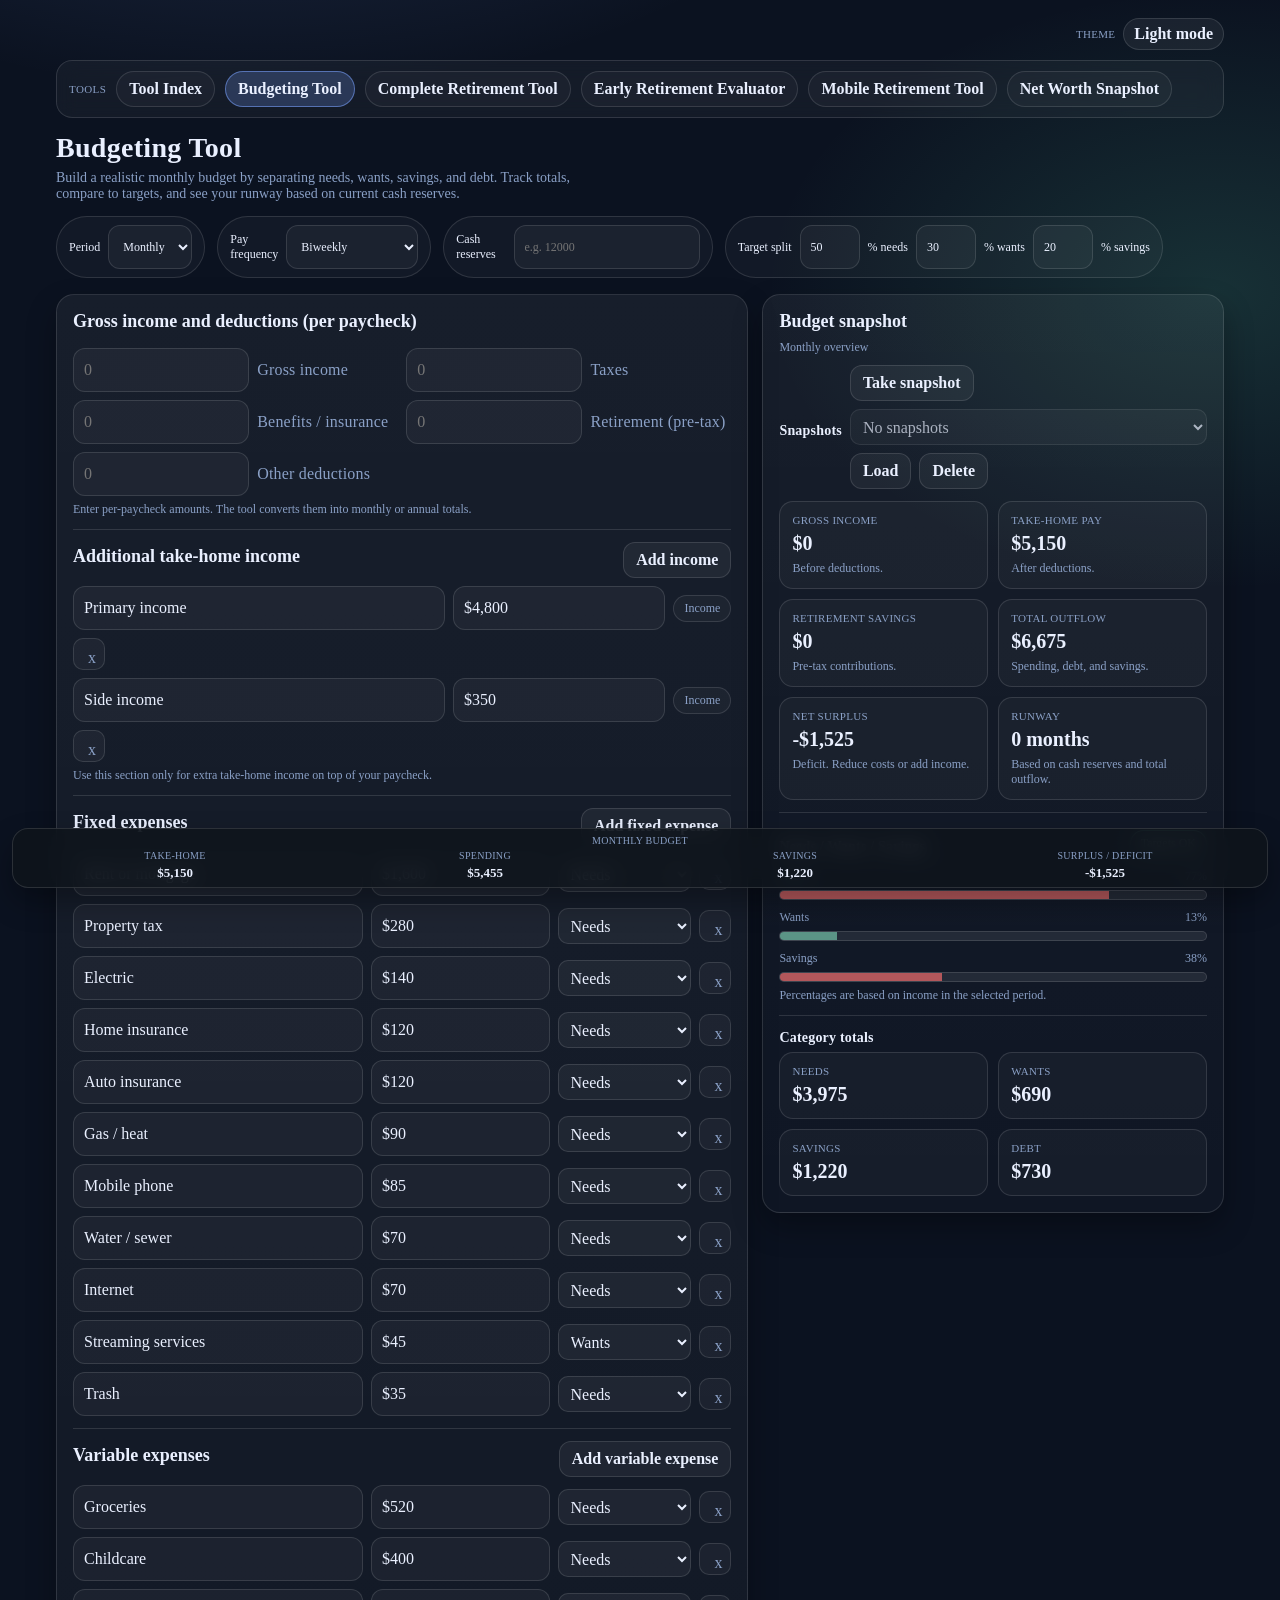
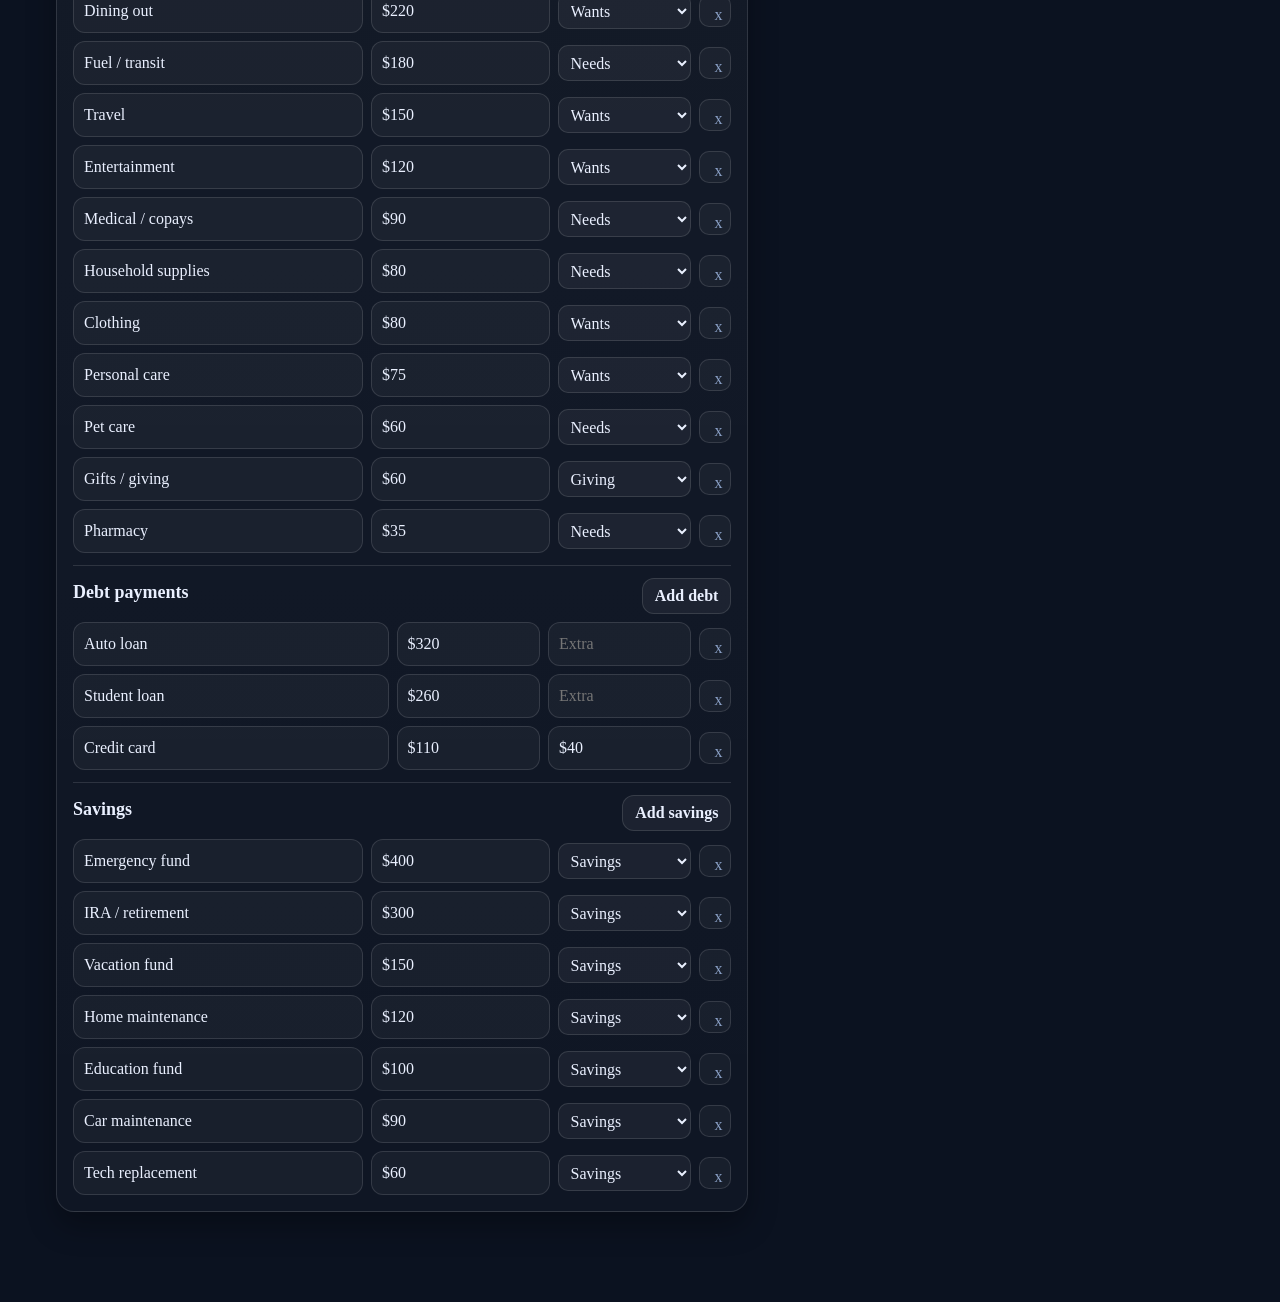
<file: In Depth Budgeting Tool/index.html>
<!doctype html>
<html lang="en">
<head>
  <meta charset="utf-8" />
  <meta name="viewport" content="width=device-width, initial-scale=1" />
  <title>Budgeting Tool</title>
  <link rel="stylesheet" href="../shared/theme.css" />
  <script>
    try{
      var theme = localStorage.getItem("financeTheme");
      if (theme) document.documentElement.setAttribute("data-theme", theme);
    }catch(e){}
  </script>
  <style>
    :root{
      --bg:#0b1220;
      --panel:rgba(255,255,255,0.04);
      --panel-2:rgba(255,255,255,0.06);
      --panel-3:rgba(255,255,255,0.03);
      --text:#eaf0ff;
      --muted:#8aa0c6;
      --line:rgba(255,255,255,0.12);
      --accent:#7aa2ff;
      --accent-2:#58d1a7;
      --good:#58d1a7;
      --warn:#ffc657;
      --bad:#ff6b6b;
      --shadow:0 14px 30px rgba(0,0,0,0.3);
    }
    *{box-sizing:border-box;}
    body{
      margin:0;
      color:var(--text);
      font-family:"Baskerville","Palatino Linotype","Book Antiqua",serif;
      background:var(--bg-grad-1), var(--bg-grad-2), var(--bg);
      min-height:100vh;
    }
    a{color:inherit;text-decoration:none;}
    .page{
      max-width:1200px;
      margin:0 auto;
      padding:18px 16px 90px;
    }
    .topnav{
      display:flex;
      flex-wrap:wrap;
      gap:10px;
      align-items:center;
      background:var(--panel);
      border:1px solid var(--line);
      border-radius:16px;
      padding:10px 12px;
      backdrop-filter: blur(10px);
    }
    .navLabel{
      font-size:11px;
      letter-spacing:0.4px;
      text-transform:uppercase;
      color:var(--muted);
    }
    .navLink{
      font-weight:700;
      padding:8px 12px;
      border-radius:999px;
      border:1px solid var(--line);
      background:rgba(255,255,255,0.03);
    }
    .navLink.active{
      border-color:rgba(122,162,255,0.55);
      background:rgba(122,162,255,0.22);
      color:var(--text);
    }
    header{
      margin-top:14px;
    }
    h1{
      margin:0 0 6px;
      font-size:28px;
      letter-spacing:0.3px;
    }
    header p{
      margin:0;
      color:var(--muted);
      max-width:80ch;
      font-size:14px;
    }
    .toolbar{
      display:flex;
      flex-wrap:wrap;
      gap:12px;
      align-items:center;
      margin-top:14px;
    }
    .toggle{
      display:flex;
      align-items:center;
      gap:8px;
      padding:8px 12px;
      border-radius:999px;
      border:1px solid var(--line);
      background:rgba(255,255,255,0.03);
      font-size:12px;
    }
    select, input, button{
      font:inherit;
    }
    select, input[type="text"], input[type="number"]{
      width:100%;
      min-height:44px;
      padding:10px 10px;
      border-radius:12px;
      border:1px solid var(--line);
      background:rgba(255,255,255,0.04);
      color:var(--text);
    }
    select option{
      color:#0b1119;
      background:#ffffff;
    }
    .grid{
      margin-top:16px;
      display:grid;
      gap:14px;
      grid-template-columns: minmax(0, 1.2fr) minmax(0, 0.8fr);
      align-items:start;
    }
    @media (max-width: 1000px){
      .grid{ grid-template-columns:1fr; }
    }
    .card{
      background:linear-gradient(180deg, rgba(255,255,255,0.05), rgba(255,255,255,0.02));
      border:1px solid var(--line);
      border-radius:18px;
      padding:16px;
      box-shadow:var(--shadow);
    }
    .card h2{
      margin:0 0 8px;
      font-size:18px;
    }
    .card h3{
      margin:14px 0 6px;
      font-size:14px;
      color:var(--text);
      letter-spacing:0.2px;
    }
    .subtle{
      color:var(--muted);
      font-size:12px;
      margin:0;
    }
    .sectionHeader{
      display:flex;
      align-items:center;
      justify-content:space-between;
      gap:8px;
      margin-bottom:8px;
    }
    .btn{
      min-height:36px;
      padding:6px 12px;
      border-radius:12px;
      border:1px solid rgba(229,179,91,0.45);
      background:rgba(229,179,91,0.16);
      color:var(--text);
      font-weight:700;
      cursor:pointer;
    }
    .btn.secondary{
      border-color:var(--line);
      background:rgba(255,255,255,0.05);
      font-weight:600;
    }
    .btnRow{display:flex; gap:8px; flex-wrap:wrap;}
    .list{
      display:grid;
      gap:8px;
    }
    .rowItem{
      display:grid;
      grid-template-columns: minmax(140px, 1.3fr) minmax(120px, 0.8fr) minmax(90px, 0.6fr) auto;
      gap:8px;
      align-items:center;
    }
    .rowItem.debt{
      grid-template-columns: minmax(140px, 1.1fr) minmax(100px, 0.5fr) minmax(100px, 0.5fr) auto;
    }
    .rowItem.income{
      grid-template-columns: minmax(140px, 1.4fr) minmax(120px, 0.8fr) auto;
    }
    .rowItem label{margin:0;}
    .incomeRows{
      display:grid;
      gap:8px;
    }
    .incomeRow{
      display:grid;
      gap:8px;
      grid-template-columns: repeat(2, minmax(0, 1fr));
    }
    .incomeField{
      display:grid;
      gap:8px;
      align-items:center;
      grid-template-columns: minmax(120px, 1fr) minmax(110px, 0.8fr);
    }
    .incomeLabel{
      font-size:inherit;
      color:var(--muted);
      letter-spacing:0.2px;
    }
    .tagSelect{
      min-height:36px;
      padding:6px 8px;
      border-radius:10px;
      border:1px solid var(--line);
      background:rgba(255,255,255,0.05);
      color:var(--text);
    }
    .iconBtn{
      border:1px solid var(--line);
      background:rgba(255,255,255,0.04);
      color:var(--muted);
      width:32px;
      height:32px;
      border-radius:10px;
      cursor:pointer;
    }
    .note{
      margin-top:6px;
      font-size:12px;
      color:var(--muted);
    }
    .divider{
      height:1px;
      background:var(--line);
      margin:12px 0;
    }
    .kpiGrid{
      display:grid;
      grid-template-columns:1fr 1fr;
      gap:10px;
    }
    @media (max-width: 560px){
      .kpiGrid{ grid-template-columns:1fr; }
      .rowItem{
        grid-template-columns: 0.4fr 0.6fr auto auto;
        grid-template-areas:
          "amount name tag remove";
        gap:6px;
      }
      .rowItem .amount{ grid-area: amount; }
      .rowItem .name{ grid-area: name; }
      .rowItem .tagSelect{ grid-area: tag; }
      .rowItem .iconBtn{ grid-area: remove; justify-self:end; }
      .rowItem.income{
        grid-template-columns: 1fr 1fr auto;
        grid-template-areas:
          "amount name remove"
          "badge badge badge";
      }
      .rowItem.income .badge{ grid-area: badge; justify-self:start; }
      .rowItem.debt{
        grid-template-columns: 1fr 1fr 1fr auto;
        grid-template-areas: "min extra name remove";
      }
      .rowItem.debt .name{ grid-area: name; }
      .rowItem.debt .amount.min{ grid-area: min; }
      .rowItem.debt .amount.extra{ grid-area: extra; }
      .rowItem .tagSelect{
        width:32px;
        min-height:32px;
        padding:0;
        font-size:12px;
        font-weight:400;
        text-align:center;
        text-align-last:center;
        line-height:32px;
        justify-self:end;
        appearance:none;
        -webkit-appearance:none;
        -moz-appearance:none;
      }
      .incomeRow{ grid-template-columns: 1fr; }
      .incomeField{
        grid-template-columns: 1fr 1fr;
      }
    }
    .kpi{
      padding:12px;
      border-radius:14px;
      border:1px solid var(--line);
      background:rgba(255,255,255,0.03);
    }
    .kpi .k{
      font-size:11px;
      color:var(--muted);
      text-transform:uppercase;
      letter-spacing:0.3px;
    }
    .kpi .v{
      margin-top:6px;
      font-size:20px;
      font-weight:800;
    }
    .badge{
      display:inline-flex;
      align-items:center;
      gap:6px;
      padding:5px 10px;
      border-radius:999px;
      border:1px solid var(--line);
      font-size:12px;
      color:var(--muted);
      background:rgba(255,255,255,0.03);
    }
    .badge.good{ border-color:rgba(107,214,164,0.6); color:#d6ffe9; }
    .badge.warn{ border-color:rgba(241,181,99,0.6); color:#fff0d6; }
    .badge.bad{ border-color:rgba(241,107,107,0.6); color:#ffe4e4; }
    .bar{
      height:10px;
      border-radius:999px;
      border:1px solid var(--line);
      background:rgba(255,255,255,0.08);
      overflow:hidden;
    }
    .bar > span{
      display:block;
      height:100%;
      width:0%;
      background:rgba(116,194,168,0.7);
    }
    .bar.warn > span{ background:rgba(241,181,99,0.7); }
    .bar.bad > span{ background:rgba(241,107,107,0.7); }
    .allocGrid{ display:grid; gap:10px; }
    .allocRow{ display:grid; gap:6px; }
    .allocRow .label{ display:flex; justify-content:space-between; font-size:12px; color:var(--muted); }
    .snapshotControls{
      display:flex;
      flex-wrap:wrap;
      gap:8px;
      align-items:center;
    }
    .snapshotControls select{
      min-height:36px;
      padding:6px 8px;
      border-radius:10px;
      border:1px solid var(--line);
      background:rgba(255,255,255,0.05);
      color:var(--text);
    }
    .stickySummary{
      position:fixed;
      left:12px;
      right:12px;
      bottom:12px;
      background:rgba(15,20,28,0.85);
      border:1px solid var(--line);
      border-radius:16px;
      padding:6px 10px;
      display:grid;
      grid-template-columns: repeat(4, minmax(0, 1fr));
      gap:4px 6px;
      backdrop-filter: blur(10px);
      box-shadow:var(--shadow);
      z-index:50;
    }
    html[data-theme="light"] .stickySummary{
      background:rgba(240,244,250,0.92);
    }
    .stickySummary .timescale{
      font-size:10px;
      text-transform:uppercase;
      letter-spacing:0.3px;
      color:var(--muted);
      grid-column:1 / -1;
      text-align:center;
    }
    .stickySummary .label{
      font-size:10px;
      color:var(--muted);
      text-transform:uppercase;
      letter-spacing:0.3px;
      text-align:center;
    }
    .stickySummary .value{
      font-size:13px;
      font-weight:700;
      text-align:center;
    }
    @media (max-width: 560px){
      .stickySummary{
        left:0;
        right:0;
        bottom:2px;
        padding:6px 10px calc(6px + env(safe-area-inset-bottom, 0px));
        border-radius:16px;
        border-left:none;
        border-right:none;
        border-bottom:none;
        background:rgba(15,20,28,0.85);
        box-shadow:0 -10px 24px rgba(0,0,0,0.35);
        grid-template-columns: repeat(4, minmax(0, 1fr));
        gap:4px;
      }
      .stickySummary .label{ font-size:9px; }
      .stickySummary .value{ font-size:11px; }
    }
  </style>
</head>
<body>
  <div class="page">
    <div class="themeToggleBar">
      <span class="themeToggleLabel">Theme</span>
      <button class="themeToggleBtn" type="button" data-theme-toggle>Light mode</button>
    </div>
    <nav class="topnav" aria-label="Site navigation">
  <span class="navLabel">Tools</span>
  <a class="navLink" href="../index.html">Tool Index</a>
  <a class="navLink active" href="./">Budgeting Tool</a>
  <a class="navLink" href="../Complete Retirement Tool/">Complete Retirement Tool</a>
  <a class="navLink" href="../Early Retirement Evaluator/">Early Retirement Evaluator</a>
  <a class="navLink" href="../Mobile/">Mobile Retirement Tool</a>
  <a class="navLink" href="../Net Worth Snapshot/">Net Worth Snapshot</a>
</nav>

    <header>
      <h1>Budgeting Tool</h1>
      <p>
        Build a realistic monthly budget by separating needs, wants, savings, and debt. Track totals,
        compare to targets, and see your runway based on current cash reserves.
      </p>
    </header>

    <div class="toolbar">
      <div class="toggle">
        <span>Period</span>
        <select id="periodSelect" aria-label="Budget period">
          <option value="monthly">Monthly</option>
          <option value="annual">Annual</option>
        </select>
      </div>
      <div class="toggle">
        <span>Pay frequency</span>
        <select id="payFrequency" aria-label="Pay frequency">
          <option value="weekly">Weekly</option>
          <option value="biweekly" selected>Biweekly</option>
          <option value="semimonthly">Semi-monthly</option>
          <option value="monthly">Monthly</option>
        </select>
      </div>
      <div class="toggle">
        <span>Cash reserves</span>
        <input id="cashReserves" type="text" inputmode="numeric" placeholder="e.g. 12000" />
      </div>
      <div class="toggle">
        <span>Target split</span>
        <input id="targetNeeds" type="number" min="0" max="100" step="1" value="50" style="width:60px;" />
        <span>% needs</span>
        <input id="targetWants" type="number" min="0" max="100" step="1" value="30" style="width:60px;" />
        <span>% wants</span>
        <input id="targetSavings" type="number" min="0" max="100" step="1" value="20" style="width:60px;" />
        <span>% savings</span>
      </div>
    </div>

    <div class="grid">
      <section class="card" aria-label="Budget inputs">
        <div class="sectionHeader">
        <h2>Gross income and deductions (per paycheck)</h2>
        </div>
        <div class="list">
          <div class="incomeRows">
            <div class="incomeRow">
              <div class="incomeField">
                <input id="grossIncome" type="text" inputmode="numeric" placeholder="0" />
                <span class="incomeLabel">Gross income</span>
              </div>
              <div class="incomeField">
                <input id="taxes" type="text" inputmode="numeric" placeholder="0" />
                <span class="incomeLabel">Taxes</span>
              </div>
            </div>
            <div class="incomeRow">
              <div class="incomeField">
                <input id="benefits" type="text" inputmode="numeric" placeholder="0" />
                <span class="incomeLabel">Benefits / insurance</span>
              </div>
              <div class="incomeField">
                <input id="retirementPretax" type="text" inputmode="numeric" placeholder="0" />
                <span class="incomeLabel">Retirement (pre-tax)</span>
              </div>
            </div>
            <div class="incomeRow">
              <div class="incomeField">
                <input id="otherDeductions" type="text" inputmode="numeric" placeholder="0" />
                <span class="incomeLabel">Other deductions</span>
              </div>
            </div>
          </div>
        </div>
        <p class="note">Enter per-paycheck amounts. The tool converts them into monthly or annual totals.</p>

        <div class="divider"></div>

        <div class="sectionHeader">
          <h2>Additional take-home income</h2>
          <div class="btnRow">
            <button class="btn secondary" type="button" data-add="income">Add income</button>
          </div>
        </div>
        <div class="list" id="incomeList"></div>
        <p class="note" id="incomeHint">Use this section only for extra take-home income on top of your paycheck.</p>

        <div class="divider"></div>

        <div class="sectionHeader">
          <h2>Fixed expenses</h2>
          <div class="btnRow">
            <button class="btn secondary" type="button" data-add="fixed">Add fixed expense</button>
          </div>
        </div>
        <div class="list" id="fixedList"></div>

        <div class="divider"></div>

        <div class="sectionHeader">
          <h2>Variable expenses</h2>
          <div class="btnRow">
            <button class="btn secondary" type="button" data-add="variable">Add variable expense</button>
          </div>
        </div>
        <div class="list" id="variableList"></div>

        <div class="divider"></div>

        <div class="sectionHeader">
          <h2>Debt payments</h2>
          <div class="btnRow">
            <button class="btn secondary" type="button" data-add="debt">Add debt</button>
          </div>
        </div>
        <div class="list" id="debtList"></div>

        <div class="divider"></div>

        <div class="sectionHeader">
          <h2>Savings</h2>
          <div class="btnRow">
            <button class="btn secondary" type="button" data-add="savings">Add savings</button>
          </div>
        </div>
        <div class="list" id="savingsList"></div>
      </section>

      <section class="card" aria-label="Budget summary">
        <h2>Budget snapshot</h2>
        <p class="subtle" id="summaryPeriod">Monthly overview</p>
        <div class="sectionHeader" style="margin-top:10px;">
          <h3>Snapshots</h3>
          <div class="snapshotControls">
            <button class="btn secondary" type="button" id="takeSnapshot">Take snapshot</button>
            <select id="snapshotSelect" aria-label="Snapshots"></select>
            <button class="btn secondary" type="button" id="loadSnapshot">Load</button>
            <button class="btn secondary" type="button" id="deleteSnapshot">Delete</button>
          </div>
        </div>

        <div class="kpiGrid" style="margin-top:12px;">
          <div class="kpi">
            <div class="k">Gross income</div>
            <div class="v" id="kpiGross">$0</div>
            <div class="note" id="grossNote">Before deductions.</div>
          </div>
          <div class="kpi">
            <div class="k">Take-home pay</div>
            <div class="v" id="kpiTakeHome">$0</div>
            <div class="note" id="takeHomeNote">After deductions.</div>
          </div>
          <div class="kpi">
            <div class="k">Retirement savings</div>
            <div class="v" id="kpiRetirement">$0</div>
            <div class="note" id="retirementNote">Pre-tax contributions.</div>
          </div>
          <div class="kpi">
            <div class="k">Total outflow</div>
            <div class="v" id="kpiOutflow">$0</div>
            <div class="note" id="outflowNote">Spending, debt, and savings.</div>
          </div>
          <div class="kpi">
            <div class="k">Net surplus</div>
            <div class="v" id="kpiNet">$0</div>
            <div class="note" id="netNote">Ready to allocate.</div>
          </div>
          <div class="kpi">
            <div class="k">Runway</div>
            <div class="v" id="kpiRunway">0 months</div>
            <div class="note" id="runwayNote">Based on cash reserves and total outflow.</div>
          </div>
        </div>

        <div class="divider"></div>

        <div class="sectionHeader">
          <h3>Needs / Wants / Savings</h3>
          <span class="badge" id="targetBadge">Targets OK</span>
        </div>
        <div class="allocGrid">
          <div class="allocRow">
            <div class="label"><span>Needs</span><span id="needsPct">0%</span></div>
            <div class="bar" id="needsBar"><span></span></div>
          </div>
          <div class="allocRow">
            <div class="label"><span>Wants</span><span id="wantsPct">0%</span></div>
            <div class="bar" id="wantsBar"><span></span></div>
          </div>
          <div class="allocRow">
            <div class="label"><span>Savings</span><span id="savingsPct">0%</span></div>
            <div class="bar" id="savingsBar"><span></span></div>
          </div>
        </div>
        <p class="note" id="allocationNote">Percentages are based on income in the selected period.</p>

        <div class="divider"></div>

        <h3>Category totals</h3>
        <div class="kpiGrid">
          <div class="kpi">
            <div class="k">Needs</div>
            <div class="v" id="totalNeeds">$0</div>
          </div>
          <div class="kpi">
            <div class="k">Wants</div>
            <div class="v" id="totalWants">$0</div>
          </div>
          <div class="kpi">
            <div class="k">Savings</div>
            <div class="v" id="totalSavings">$0</div>
          </div>
          <div class="kpi">
            <div class="k">Debt</div>
            <div class="v" id="totalDebt">$0</div>
          </div>
        </div>
      </section>
    </div>
  </div>
  <div class="stickySummary" aria-label="Sticky summary">
    <div class="timescale" id="stickyTimescale">Monthly Budget</div>
    <div class="label">Take-home</div>
    <div class="label">Spending</div>
    <div class="label">Savings</div>
    <div class="label">Surplus / Deficit</div>
    <div class="value" id="stickyIncome">$0</div>
    <div class="value" id="stickySpending">$0</div>
    <div class="value" id="stickySavings">$0</div>
    <div class="value" id="stickyNet">$0</div>
  </div>

  <script src="../shared/theme.js"></script>
  <script>
    (function(){
      var KEY = "budgetTool.v1";
      var SNAP_KEY = "budgetTool.snapshots.v1";
      var fmtUSD0 = new Intl.NumberFormat("en-US", { style:"currency", currency:"USD", maximumFractionDigits:0 });

      function $(id){ return document.getElementById(id); }
      function parseMoney(v){
        if (v === null || v === undefined) return 0;
        var n = Number(String(v).replace(/[^0-9.-]/g, ""));
        return isFinite(n) ? n : 0;
      }
      function formatMoneyInput(el){
        if (!el) return;
        var v = parseMoney(el.value);
        el.value = v ? fmtUSD0.format(Math.round(v)) : "";
      }
      function unformatMoneyInput(el){
        if (!el) return;
        el.value = String(parseMoney(el.value) || "");
      }

      var elPeriod = $("periodSelect");
      var elCash = $("cashReserves");
      var elTargetNeeds = $("targetNeeds");
      var elTargetWants = $("targetWants");
      var elTargetSavings = $("targetSavings");
      var elPayFrequency = $("payFrequency");
      var elGross = $("grossIncome");
      var elTaxes = $("taxes");
      var elBenefits = $("benefits");
      var elRetirementPretax = $("retirementPretax");
      var elOtherDeductions = $("otherDeductions");
      var elSnapshotSelect = $("snapshotSelect");
      var elTakeSnapshot = $("takeSnapshot");
      var elLoadSnapshot = $("loadSnapshot");
      var elDeleteSnapshot = $("deleteSnapshot");
      var elStickyIncome = $("stickyIncome");
      var elStickySpending = $("stickySpending");
      var elStickySavings = $("stickySavings");
      var elStickyNet = $("stickyNet");

      var lists = {
        income: $("incomeList"),
        fixed: $("fixedList"),
        variable: $("variableList"),
        debt: $("debtList"),
        savings: $("savingsList")
      };

      var tagOptions = [
        { value: "Needs", short: "N" },
        { value: "Wants", short: "W" },
        { value: "Savings", short: "S" },
        { value: "Debt", short: "D" },
        { value: "Giving", short: "G" },
        { value: "Other", short: "O" }
      ];

      var compactQuery = window.matchMedia ? window.matchMedia("(max-width: 560px)") : { matches: false, addEventListener: function(){}, addListener: function(){} };

      function applyTagLabelMode(){
        var useShort = compactQuery.matches;
        document.querySelectorAll(".tagSelect option").forEach(function(opt){
          var shortText = opt.getAttribute("data-short");
          var fullText = opt.getAttribute("data-full");
          if (shortText && fullText){
            opt.textContent = useShort ? shortText : fullText;
          }
        });
      }

      function makeTagSelect(value){
        var sel = document.createElement("select");
        sel.className = "tagSelect";
        tagOptions.forEach(function(tag){
          var opt = document.createElement("option");
          opt.value = tag.value;
          opt.setAttribute("data-short", tag.short);
          opt.setAttribute("data-full", tag.value);
          opt.textContent = compactQuery.matches ? tag.short : tag.value;
          if (tag.value === value) opt.selected = true;
          sel.appendChild(opt);
        });
        return sel;
      }

      function clearLists(){
        Object.keys(lists).forEach(function(type){
          lists[type].innerHTML = "";
        });
      }

      function buildRow(type, data){
        var row = document.createElement("div");
        row.className = "rowItem " + type;
        row.dataset.type = type;

        var name = document.createElement("input");
        name.type = "text";
        name.className = "name";
        name.placeholder = type === "income" ? "Source" : "Category";
        name.value = data && data.name ? data.name : "";

        var amount = document.createElement("input");
        amount.type = "text";
        amount.inputMode = "numeric";
        amount.className = "amount";
        amount.placeholder = "0";
        amount.value = data && data.amount ? data.amount : "";

        var removeBtn = document.createElement("button");
        removeBtn.type = "button";
        removeBtn.className = "iconBtn";
        removeBtn.textContent = "x";

        if (type === "income"){
          row.appendChild(name);
          row.appendChild(amount);
          var badge = document.createElement("span");
          badge.className = "badge";
          badge.textContent = "Income";
          row.appendChild(badge);
          row.appendChild(removeBtn);
        } else if (type === "debt"){
          var minPay = document.createElement("input");
          minPay.type = "text";
          minPay.inputMode = "numeric";
          minPay.className = "amount min";
          minPay.placeholder = "Min";
          minPay.value = data && data.min ? data.min : "";

          var extraPay = document.createElement("input");
          extraPay.type = "text";
          extraPay.inputMode = "numeric";
          extraPay.className = "amount extra";
          extraPay.placeholder = "Extra";
          extraPay.value = data && data.extra ? data.extra : "";

          row.appendChild(name);
          row.appendChild(minPay);
          row.appendChild(extraPay);
          row.appendChild(removeBtn);
        } else {
          var tagValue = data && data.tag ? data.tag : (type === "fixed" ? "Needs" : type === "variable" ? "Wants" : "Savings");
          var tagSelect = makeTagSelect(tagValue);
          row.appendChild(name);
          row.appendChild(amount);
          row.appendChild(tagSelect);
          row.appendChild(removeBtn);
        }

        row.querySelectorAll("input").forEach(function(input){
          if (input.classList.contains("amount")){
            input.addEventListener("focus", function(){ unformatMoneyInput(input); });
            input.addEventListener("blur", function(){ formatMoneyInput(input); });
          }
          input.addEventListener("input", updateUI);
        });
        row.querySelectorAll("select").forEach(function(select){
          select.addEventListener("input", updateUI);
        });
        removeBtn.addEventListener("click", function(){
          row.remove();
          updateUI();
        });

        return row;
      }

      function addRow(type, data){
        var list = lists[type];
        if (!list) return;
        list.appendChild(buildRow(type, data || {}));
        applyTagLabelMode();
      }

      function collectRows(type){
        var list = lists[type];
        if (!list) return [];
        return Array.prototype.slice.call(list.querySelectorAll(".rowItem"));
      }

      function readRowData(row){
        var type = row.dataset.type;
        var name = row.querySelector(".name") ? row.querySelector(".name").value : "";
        if (type === "debt"){
          var fields = row.querySelectorAll(".amount");
          return {
            type: type,
            name: name,
            min: fields[0] ? fields[0].value : "",
            extra: fields[1] ? fields[1].value : ""
          };
        }
        var amount = row.querySelector(".amount") ? row.querySelector(".amount").value : "";
        var tag = row.querySelector("select") ? row.querySelector("select").value : "";
        return { type: type, name: name, amount: amount, tag: tag };
      }

      function sumRows(type){
        var factor = elPeriod.value === "annual" ? 1 / 12 : 1;
        var total = 0;
        collectRows(type).forEach(function(row){
          if (type === "debt"){
            var fields = row.querySelectorAll(".amount");
            var min = parseMoney(fields[0] ? fields[0].value : 0);
            var extra = parseMoney(fields[1] ? fields[1].value : 0);
            total += (min + extra) * factor;
          } else {
            var amount = parseMoney(row.querySelector(".amount") ? row.querySelector(".amount").value : 0);
            total += amount * factor;
          }
        });
        return total;
      }

      function sortExpenseList(type){
        var list = lists[type];
        if (!list) return;
        var rows = collectRows(type).map(function(row, index){
          var amountInput = row.querySelector(".amount");
          return {
            row: row,
            index: index,
            amount: parseMoney(amountInput ? amountInput.value : 0)
          };
        });
        rows.sort(function(a, b){
          var diff = b.amount - a.amount;
          return diff !== 0 ? diff : a.index - b.index;
        });
        rows.forEach(function(item){
          list.appendChild(item.row);
        });
      }

      function collectTagTotals(){
        var factor = elPeriod.value === "annual" ? 1 / 12 : 1;
        var totals = { Needs:0, Wants:0, Savings:0, Debt:0, Giving:0, Other:0 };
        ["fixed", "variable", "savings"].forEach(function(type){
          collectRows(type).forEach(function(row){
            var amount = parseMoney(row.querySelector(".amount").value) * factor;
            var tag = row.querySelector("select") ? row.querySelector("select").value : "Other";
            if (!totals.hasOwnProperty(tag)) totals[tag] = 0;
            totals[tag] += amount;
          });
        });
        collectRows("debt").forEach(function(row){
          var fields = row.querySelectorAll(".amount");
          var min = parseMoney(fields[0] ? fields[0].value : 0);
          var extra = parseMoney(fields[1] ? fields[1].value : 0);
          totals.Debt += (min + extra) * factor;
        });
        return totals;
      }

      function updateAllocationBar(elBar, pct, limit){
        var span = elBar.querySelector("span");
        var pctClamped = Math.max(0, Math.min(100, pct));
        span.style.width = pctClamped.toFixed(1) + "%";
        elBar.classList.remove("warn", "bad");
        if (pct > limit + 5) elBar.classList.add("bad");
        else if (pct > limit) elBar.classList.add("warn");
      }

      function paychecksPerYear(){
        var freq = elPayFrequency ? elPayFrequency.value : "biweekly";
        if (freq === "weekly") return 52;
        if (freq === "semimonthly") return 24;
        if (freq === "monthly") return 12;
        return 26;
      }

      function updateUI(){
        sortExpenseList("fixed");
        sortExpenseList("variable");
        sortExpenseList("debt");
        sortExpenseList("savings");
        var factor = elPeriod.value === "annual" ? 1 / 12 : 1;
        var perYear = paychecksPerYear();
        var paycheckFactor = elPeriod.value === "annual" ? perYear : (perYear / 12);
        var gross = parseMoney(elGross.value) * paycheckFactor;
        var taxes = parseMoney(elTaxes.value) * paycheckFactor;
        var benefits = parseMoney(elBenefits.value) * paycheckFactor;
        var retirementPretax = parseMoney(elRetirementPretax.value) * paycheckFactor;
        var otherDeductions = parseMoney(elOtherDeductions.value) * paycheckFactor;
        var takeHome = Math.max(0, gross - taxes - benefits - retirementPretax - otherDeductions);
        var extraIncome = sumRows("income");
        var income = takeHome + extraIncome;
        var fixed = sumRows("fixed");
        var variable = sumRows("variable");
        var debt = sumRows("debt");
        var savings = sumRows("savings");

        var outflow = fixed + variable + debt + savings;
        var spending = fixed + variable + debt;
        var net = income - outflow;
        var runway = 0;
        if (outflow > 0){
          runway = parseMoney(elCash.value) / outflow;
        }

        var totals = collectTagTotals();
        var needs = totals.Needs;
        var wants = totals.Wants;
        var savingsTag = totals.Savings + totals.Debt;

        var needsPct = income > 0 ? (needs / income) * 100 : 0;
        var wantsPct = income > 0 ? (wants / income) * 100 : 0;
        var savingsPct = income > 0 ? (savingsTag / income) * 100 : 0;

        var timescale = elPeriod.value === "annual" ? "Annual" : "Monthly";
        $("summaryPeriod").textContent = timescale + " overview";
        if ($("stickyTimescale")) $("stickyTimescale").textContent = timescale + " Budget";
        $("kpiGross").textContent = fmtUSD0.format(Math.round(gross));
        $("kpiTakeHome").textContent = fmtUSD0.format(Math.round(income));
        $("kpiRetirement").textContent = fmtUSD0.format(Math.round(retirementPretax));
        $("kpiOutflow").textContent = fmtUSD0.format(Math.round(outflow));
        $("kpiNet").textContent = fmtUSD0.format(Math.round(net));
        $("kpiRunway").textContent = runway ? runway.toFixed(1) + " months" : "0 months";
        $("runwayNote").textContent = outflow > 0
          ? "Based on cash reserves and total outflow."
          : "Enter expenses to calculate runway.";
        if (elStickyIncome) elStickyIncome.textContent = fmtUSD0.format(Math.round(income));
        if (elStickySpending) elStickySpending.textContent = fmtUSD0.format(Math.round(spending));
        if (elStickySavings) elStickySavings.textContent = fmtUSD0.format(Math.round(savings));
        if (elStickyNet) elStickyNet.textContent = fmtUSD0.format(Math.round(net));

        var netNote = $("netNote");
        if (net > 0){
          netNote.textContent = "Surplus available to allocate.";
        } else if (net < 0){
          netNote.textContent = "Deficit. Reduce costs or add income.";
        } else {
          netNote.textContent = "Break-even budget.";
        }

        $("totalNeeds").textContent = fmtUSD0.format(Math.round(needs));
        $("totalWants").textContent = fmtUSD0.format(Math.round(wants));
        $("totalSavings").textContent = fmtUSD0.format(Math.round(totals.Savings));
        $("totalDebt").textContent = fmtUSD0.format(Math.round(totals.Debt));

        $("needsPct").textContent = needsPct.toFixed(0) + "%";
        $("wantsPct").textContent = wantsPct.toFixed(0) + "%";
        $("savingsPct").textContent = savingsPct.toFixed(0) + "%";

        updateAllocationBar($("needsBar"), needsPct, Number(elTargetNeeds.value || 0));
        updateAllocationBar($("wantsBar"), wantsPct, Number(elTargetWants.value || 0));
        updateAllocationBar($("savingsBar"), savingsPct, Number(elTargetSavings.value || 0));

        var targetSum = Number(elTargetNeeds.value || 0) + Number(elTargetWants.value || 0) + Number(elTargetSavings.value || 0);
        var targetBadge = $("targetBadge");
        if (Math.abs(targetSum - 100) > 1){
          targetBadge.textContent = "Targets sum to " + targetSum + "%";
          targetBadge.className = "badge warn";
        } else {
          targetBadge.textContent = "Targets OK";
          targetBadge.className = "badge good";
        }

        save();
      }

      function buildData(){
        var data = {
          period: elPeriod.value,
          payFrequency: elPayFrequency.value,
          cashReserves: elCash.value,
          grossIncome: elGross.value,
          taxes: elTaxes.value,
          benefits: elBenefits.value,
          retirementPretax: elRetirementPretax.value,
          otherDeductions: elOtherDeductions.value,
          targets: {
            needs: elTargetNeeds.value,
            wants: elTargetWants.value,
            savings: elTargetSavings.value
          },
          rows: []
        };
        Object.keys(lists).forEach(function(type){
          collectRows(type).forEach(function(row){
            data.rows.push(readRowData(row));
          });
        });
        return data;
      }

      function applyData(data){
        if (!data) return;
        elPeriod.value = data.period || "monthly";
        elPayFrequency.value = data.payFrequency || "biweekly";
        elCash.value = data.cashReserves || "";
        elGross.value = data.grossIncome || "";
        elTaxes.value = data.taxes || "";
        elBenefits.value = data.benefits || "";
        elRetirementPretax.value = data.retirementPretax || "";
        elOtherDeductions.value = data.otherDeductions || "";
        if (data.targets){
          elTargetNeeds.value = data.targets.needs || 50;
          elTargetWants.value = data.targets.wants || 30;
          elTargetSavings.value = data.targets.savings || 20;
        }
        clearLists();
        if (Array.isArray(data.rows)){
          data.rows.forEach(function(row){
            addRow(row.type, row);
          });
        }
        formatMoneyInput(elCash);
        [elGross, elTaxes, elBenefits, elRetirementPretax, elOtherDeductions].forEach(formatMoneyInput);
        document.querySelectorAll(".amount").forEach(function(el){
          formatMoneyInput(el);
        });
        updateUI();
      }

      function save(){
        var data = buildData();
        try{ localStorage.setItem(KEY, JSON.stringify(data)); }catch(e){}
      }

      function load(){
        try{
          var raw = localStorage.getItem(KEY);
          if (!raw) return false;
          var data = JSON.parse(raw);
          if (!data) return false;
          applyData(data);
          return true;
        }catch(e){
          return false;
        }
      }

      function seedDefaults(){
        addRow("income", { name:"Primary income", amount:"4800" });
        addRow("income", { name:"Side income", amount:"350" });

        addRow("fixed", { name:"Rent or mortgage", amount:"1600", tag:"Needs" });
        addRow("fixed", { name:"Property tax", amount:"280", tag:"Needs" });
        addRow("fixed", { name:"Home insurance", amount:"120", tag:"Needs" });
        addRow("fixed", { name:"Electric", amount:"140", tag:"Needs" });
        addRow("fixed", { name:"Gas / heat", amount:"90", tag:"Needs" });
        addRow("fixed", { name:"Water / sewer", amount:"70", tag:"Needs" });
        addRow("fixed", { name:"Trash", amount:"35", tag:"Needs" });
        addRow("fixed", { name:"Internet", amount:"70", tag:"Needs" });
        addRow("fixed", { name:"Mobile phone", amount:"85", tag:"Needs" });
        addRow("fixed", { name:"Auto insurance", amount:"120", tag:"Needs" });
        addRow("fixed", { name:"Streaming services", amount:"45", tag:"Wants" });

        addRow("variable", { name:"Groceries", amount:"520", tag:"Needs" });
        addRow("variable", { name:"Household supplies", amount:"80", tag:"Needs" });
        addRow("variable", { name:"Fuel / transit", amount:"180", tag:"Needs" });
        addRow("variable", { name:"Medical / copays", amount:"90", tag:"Needs" });
        addRow("variable", { name:"Pharmacy", amount:"35", tag:"Needs" });
        addRow("variable", { name:"Childcare", amount:"400", tag:"Needs" });
        addRow("variable", { name:"Pet care", amount:"60", tag:"Needs" });
        addRow("variable", { name:"Dining out", amount:"220", tag:"Wants" });
        addRow("variable", { name:"Entertainment", amount:"120", tag:"Wants" });
        addRow("variable", { name:"Clothing", amount:"80", tag:"Wants" });
        addRow("variable", { name:"Personal care", amount:"75", tag:"Wants" });
        addRow("variable", { name:"Gifts / giving", amount:"60", tag:"Giving" });
        addRow("variable", { name:"Travel", amount:"150", tag:"Wants" });

        addRow("debt", { name:"Credit card", min:"110", extra:"40" });
        addRow("debt", { name:"Student loan", min:"260", extra:"0" });
        addRow("debt", { name:"Auto loan", min:"320", extra:"0" });

        addRow("savings", { name:"Emergency fund", amount:"400", tag:"Savings" });
        addRow("savings", { name:"IRA / retirement", amount:"300", tag:"Savings" });
        addRow("savings", { name:"Home maintenance", amount:"120", tag:"Savings" });
        addRow("savings", { name:"Car maintenance", amount:"90", tag:"Savings" });
        addRow("savings", { name:"Vacation fund", amount:"150", tag:"Savings" });
        addRow("savings", { name:"Education fund", amount:"100", tag:"Savings" });
        addRow("savings", { name:"Tech replacement", amount:"60", tag:"Savings" });
      }

      function wire(){
        document.querySelectorAll("[data-add]").forEach(function(btn){
          btn.addEventListener("click", function(){
            var type = btn.getAttribute("data-add");
            addRow(type, {});
            updateUI();
          });
        });
        if (elTakeSnapshot){
          elTakeSnapshot.addEventListener("click", function(){
            takeSnapshot();
          });
        }
        if (elLoadSnapshot){
          elLoadSnapshot.addEventListener("click", function(){
            loadSelectedSnapshot();
          });
        }
        if (elDeleteSnapshot){
          elDeleteSnapshot.addEventListener("click", function(){
            deleteSelectedSnapshot();
          });
        }
        if (compactQuery.addEventListener){
          compactQuery.addEventListener("change", applyTagLabelMode);
        } else if (compactQuery.addListener){
          compactQuery.addListener(applyTagLabelMode);
        }
        [
          elPeriod, elPayFrequency, elCash, elTargetNeeds, elTargetWants, elTargetSavings,
          elGross, elTaxes, elBenefits, elRetirementPretax, elOtherDeductions
        ].forEach(function(el){
          el.addEventListener("input", updateUI);
        });
        elCash.addEventListener("focus", function(){ unformatMoneyInput(elCash); });
        elCash.addEventListener("blur", function(){ formatMoneyInput(elCash); });
        [elGross, elTaxes, elBenefits, elRetirementPretax, elOtherDeductions].forEach(function(el){
          el.addEventListener("focus", function(){ unformatMoneyInput(el); });
          el.addEventListener("blur", function(){ formatMoneyInput(el); });
        });
      }

      if (!load()){
        seedDefaults();
      }
      wire();
      renderSnapshots();
      applyTagLabelMode();
      formatMoneyInput(elCash);
      [elGross, elTaxes, elBenefits, elRetirementPretax, elOtherDeductions].forEach(formatMoneyInput);
      document.querySelectorAll(".amount").forEach(function(el){
        formatMoneyInput(el);
      });
      updateUI();

      function snapshotDateLabel(){
        return new Date().toLocaleDateString("en-US", { year:"numeric", month:"2-digit", day:"2-digit" });
      }

      function getSnapshots(){
        try{
          var raw = localStorage.getItem(SNAP_KEY);
          if (!raw) return [];
          var data = JSON.parse(raw);
          return Array.isArray(data) ? data : [];
        }catch(e){
          return [];
        }
      }

      function setSnapshots(snapshots){
        try{ localStorage.setItem(SNAP_KEY, JSON.stringify(snapshots)); }catch(e){}
      }

      function renderSnapshots(){
        if (!elSnapshotSelect) return;
        var snaps = getSnapshots();
        elSnapshotSelect.innerHTML = "";
        if (!snaps.length){
          var opt = document.createElement("option");
          opt.value = "";
          opt.textContent = "No snapshots";
          elSnapshotSelect.appendChild(opt);
          elSnapshotSelect.disabled = true;
          if (elLoadSnapshot) elLoadSnapshot.disabled = true;
          if (elDeleteSnapshot) elDeleteSnapshot.disabled = true;
          return;
        }
        snaps.forEach(function(snap, idx){
          var option = document.createElement("option");
          option.value = String(idx);
          option.textContent = snap.name;
          elSnapshotSelect.appendChild(option);
        });
        elSnapshotSelect.disabled = false;
        if (elLoadSnapshot) elLoadSnapshot.disabled = false;
        if (elDeleteSnapshot) elDeleteSnapshot.disabled = false;
      }

      function takeSnapshot(){
        var snaps = getSnapshots();
        var label = snapshotDateLabel();
        var existingIndex = -1;
        for (var i = 0; i < snaps.length; i++){
          if (snaps[i].name === label){
            existingIndex = i;
            break;
          }
        }
        if (existingIndex !== -1){
          var proceed = window.confirm("A snapshot for " + label + " already exists. Taking a new one will replace it.");
          if (!proceed) return;
          snaps.splice(existingIndex, 1);
        }
        snaps.unshift({ name: label, data: buildData() });
        setSnapshots(snaps);
        renderSnapshots();
      }

      function loadSelectedSnapshot(){
        if (!elSnapshotSelect || elSnapshotSelect.disabled) return;
        var idx = Number(elSnapshotSelect.value);
        var snaps = getSnapshots();
        if (!isFinite(idx) || !snaps[idx]) return;
        applyData(snaps[idx].data);
      }

      function deleteSelectedSnapshot(){
        if (!elSnapshotSelect || elSnapshotSelect.disabled) return;
        var idx = Number(elSnapshotSelect.value);
        var snaps = getSnapshots();
        if (!isFinite(idx) || !snaps[idx]) return;
        snaps.splice(idx, 1);
        setSnapshots(snaps);
        renderSnapshots();
      }
    })();
  </script>
</body>
</html>
</file>
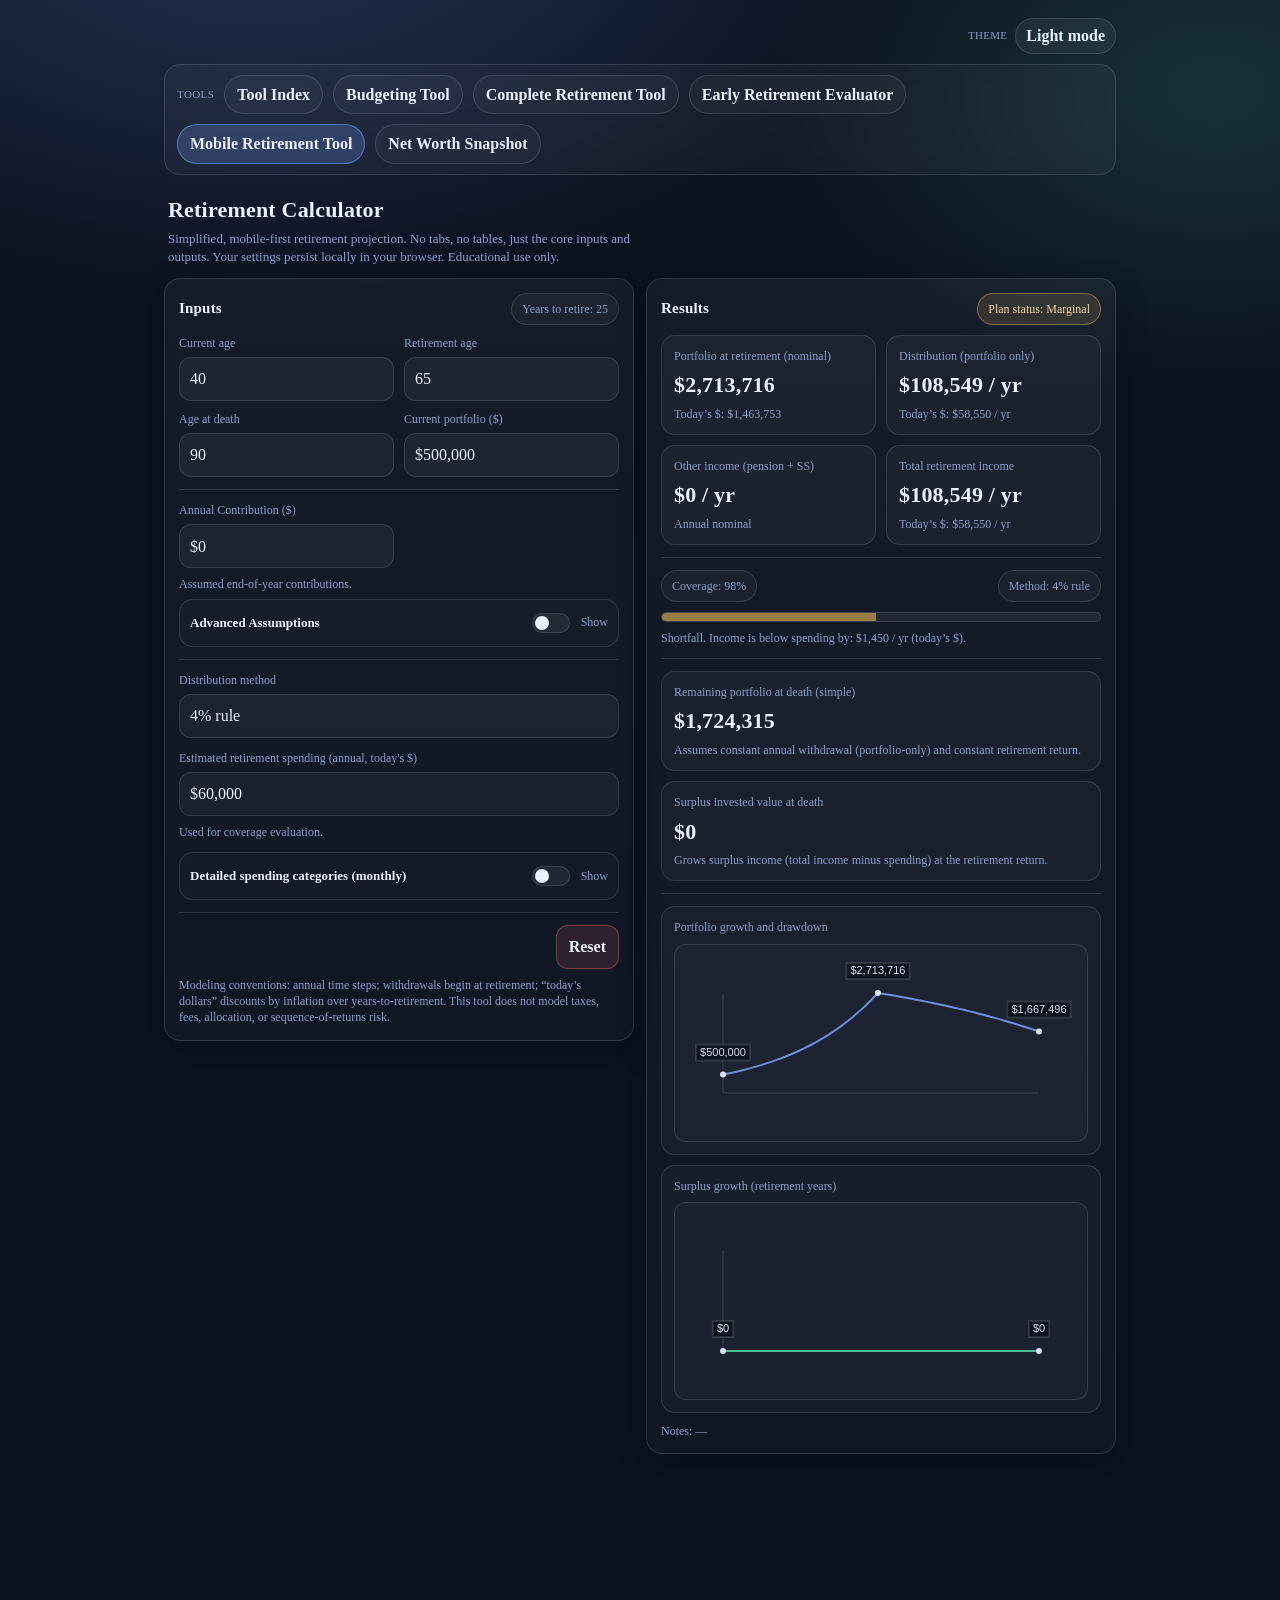
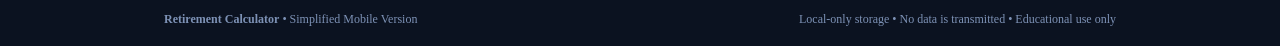
<file: Mobile/index.html>
<!doctype html>
<html lang="en">
<head>
  <meta charset="utf-8" />
  <meta name="viewport" content="width=device-width,initial-scale=1,viewport-fit=cover" />
  <title>Retirement Calculator (Simplified)</title>
  <link rel="stylesheet" href="../shared/theme.css" />
  <script>
    try{
      var theme = localStorage.getItem("financeTheme");
      if (theme) document.documentElement.setAttribute("data-theme", theme);
    }catch(e){}
  </script>

  <style>
    :root{
      --bg:#0b1220;
      --panel: rgba(255,255,255,.04);
      --panel2: rgba(255,255,255,.03);
      --text:#eaf0ff;
      --muted:#8aa0c6;
      --line:rgba(255,255,255,.12);

      --accent: rgba(122,162,255,.22);
      --accentBorder: rgba(122,162,255,.55);

      --okBg: rgba(88,209,167,.12);
      --okBorder: rgba(88,209,167,.38);

      --warnBg: rgba(255,198,87,.12);
      --warnBorder: rgba(255,198,87,.38);

      --badBg: rgba(255,107,107,.12);
      --badBorder: rgba(255,107,107,.38);
    }

    *{ box-sizing:border-box; }
    html, body{
        min-height:100%;
    }

        body{
        margin:0;
        font-family:"Baskerville","Palatino Linotype","Book Antiqua",serif;
        color:var(--text);
        background: var(--bg); /* solid fallback */
        line-height:1.35;
        }
    /* Fixed gradient background layer (mobile-safe) */
    body::before{
    content:"";
    position: fixed;
    inset: 0;
    z-index: -1;

    background:
        var(--bg-grad-1),
        var(--bg-grad-2),
        var(--bg);

    background-repeat: no-repeat;
    background-attachment: fixed;

      /* iOS notch / safe-area support */
    padding:
        env(safe-area-inset-top)
        env(safe-area-inset-right)
        env(safe-area-inset-bottom)
        env(safe-area-inset-left);
    }


    a{ color:inherit; }

    .wrap{
      max-width: 980px;
      margin: 0 auto;
      padding: 18px 14px 88px;
    }

    header{
      padding: 8px 4px 12px;
    }
    h1{
      margin: 0 0 6px;
      font-size: clamp(18px, 3.6vw, 22px);
      letter-spacing:.2px;
    }
    header p{
      margin:0;
      color:var(--muted);
      font-size: 13px;
      max-width: 74ch;
    }

    .navPanel{
      margin: 0 0 12px;
    }
    .navCard{
      display:flex;
      flex-wrap:wrap;
      gap:10px;
      align-items:center;
      background:var(--panel);
      border:1px solid var(--line);
      border-radius:16px;
      padding:10px 12px;
      backdrop-filter: blur(10px);
    }
    .navLabel{
      font-size:11px;
      color:var(--muted);
      letter-spacing:0.4px;
      text-transform:uppercase;
    }
    .navLink{
      color:var(--text);
      text-decoration:none;
      background:rgba(255,255,255,0.03);
      border:1px solid var(--line);
      border-radius:999px;
      padding:8px 12px;
      font-weight:700;
    }
    .navLink[aria-current="page"]{
      background:rgba(122,162,255,0.22);
      border-color:rgba(122,162,255,0.55);
    }

    .summarySticky{
      position: sticky;
      bottom: 0;
      z-index: 20;
      margin: 12px 0 0;
      padding-bottom: env(safe-area-inset-bottom);
      transition: opacity 140ms ease, transform 140ms ease;
    }
    .summaryBar{
      display:grid;
      grid-template-columns: repeat(4, minmax(0, 1fr));
      gap: 8px;
      background:rgba(11,18,32,.9);
      border: 1px solid var(--line);
      border-radius: 14px;
      padding: 8px 10px;
      backdrop-filter: blur(10px);
    }
    html[data-theme="light"] .summaryBar{
      background:rgba(240,244,250,0.92);
    }
    .summaryItem{
      min-width: 0;
    }
    .summaryLabel{
      font-size: 10px;
      color: var(--muted);
      text-transform: uppercase;
      letter-spacing: .3px;
    }
    .summaryLabelRow{
      display:flex;
      align-items:center;
      gap:6px;
    }
    .summaryValue{
      margin-top: 4px;
      font-weight: 800;
      font-size: 13px;
      white-space: nowrap;
      overflow: hidden;
      text-overflow: ellipsis;
    }
    .tooltipBtn{
      border:none;
      background:rgba(255,255,255,0.08);
      color:var(--text);
      width:18px;
      height:18px;
      border-radius:50%;
      font-size:11px;
      cursor:help;
      position:relative;
      padding:0;
    }
    .tooltipBtn::after{
      content: attr(data-tip);
      position:absolute;
      left:50%;
      bottom:140%;
      transform:translateX(-50%) translateY(6px);
      width: min(260px, calc(100vw - 32px));
      background:#10161e;
      border:1px solid var(--line);
      color:var(--text);
      padding:8px 10px;
      border-radius:10px;
      font-size:11px;
      line-height:1.35;
      opacity:0;
      pointer-events:none;
      transition:opacity 140ms ease, transform 140ms ease;
      z-index:10;
    }
    .tooltipBtn:hover::after,
    .tooltipBtn:focus::after{
      opacity:1;
      transform:translateX(-50%) translateY(0);
    }
    @media (max-width: 420px){
      .summaryBar{ grid-template-columns: repeat(2, minmax(0, 1fr)); }
    }
    .summarySticky.is-hidden{
      opacity: 0;
      transform: translateY(6px);
      pointer-events: none;
    }

    .grid{
      display:grid;
      grid-template-columns: 1fr;
      gap: 12px;
    }

    @media (min-width: 900px){
      .grid{
        grid-template-columns: 1fr 1fr;
        align-items:start;
      }
      .sticky{
        position: sticky;
        top: 12px;
      }
    }

    .card{
      background: linear-gradient(180deg, rgba(255,255,255,.045), rgba(255,255,255,.02));
      border: 1px solid var(--line);
      border-radius: 16px;
      padding: 14px;
      box-shadow: 0 10px 30px rgba(0,0,0,.25);
    }

    .titleRow{
      display:flex;
      justify-content:space-between;
      align-items:baseline;
      gap:10px;
      margin-bottom: 10px;
    }
    .titleRow .title{
      font-weight: 850;
      font-size: 15px;
      letter-spacing:.2px;
    }
    .titleRow .sub{
      color: var(--muted);
      font-size: 12px;
      white-space:nowrap;
    }

    .hr{
      height:1px;
      background: var(--line);
      margin: 12px 0;
    }

    .pill{
      display:inline-flex;
      align-items:center;
      gap:8px;
      padding: 7px 10px;
      border-radius: 999px;
      border: 1px solid var(--line);
      background: rgba(255,255,255,.03);
      color: var(--muted);
      font-size: 12px;
      white-space:nowrap;
    }
    .pill.ok{ background: var(--okBg); border-color: var(--okBorder); color: rgba(191,255,232,.92); }
    .pill.warn{ background: var(--warnBg); border-color: var(--warnBorder); color: rgba(255,230,175,.92); }
    .pill.bad{ background: var(--badBg); border-color: var(--badBorder); color: rgba(255,200,200,.92); }
    html[data-theme="light"] .pill{
      background:rgba(15,23,42,0.06);
      border-color:rgba(15,23,42,0.12);
      color:#334155;
    }
    html[data-theme="light"] .pill.ok{
      background:rgba(43,185,138,0.18);
      border-color:rgba(43,185,138,0.45);
      color:#0f4a36;
    }
    html[data-theme="light"] .pill.warn{
      background:rgba(213,164,58,0.18);
      border-color:rgba(213,164,58,0.45);
      color:#5a4200;
    }
    html[data-theme="light"] .pill.bad{
      background:rgba(217,81,81,0.18);
      border-color:rgba(217,81,81,0.45);
      color:#5b1a1a;
    }

    label{
      display:block;
      font-size:12px;
      color: var(--muted);
      margin-bottom: 6px;
    }
    .toggleSwitch{
      display:flex;
      align-items:center;
      gap:8px;
      font-size:12px;
      color: var(--muted);
      margin:0;
    }
    .toggleSwitch input[type="checkbox"]{
      width:38px;
      height:20px;
      min-height:20px;
      padding:0;
      appearance:none;
      -webkit-appearance:none;
      border:1px solid var(--line);
      border-radius:999px;
      background:rgba(255,255,255,0.06);
      display:inline-flex;
      align-items:center;
      cursor:pointer;
      position:relative;
      transition:background 140ms ease, border-color 140ms ease;
    }
    .toggleSwitch input[type="checkbox"]::after{
      content:"";
      width:14px;
      height:14px;
      border-radius:50%;
      background:var(--text);
      position:absolute;
      left:2px;
      transition:left 140ms ease, background 140ms ease;
    }
    .toggleSwitch input[type="checkbox"]:checked{
      background:rgba(122,162,255,0.35);
      border-color:rgba(122,162,255,0.55);
    }
    .toggleSwitch input[type="checkbox"]:checked::after{
      left:22px;
      background:var(--accent);
    }
    .toggleSwitch input[type="checkbox"]:focus-visible{
      outline:2px solid rgba(122,162,255,0.55);
      outline-offset:2px;
    }

    input, select, button{
      font:inherit;
    }

    input[type="number"], input[type="text"]{
      width: 100%;
      min-height: 44px;                 /* mobile tap target */
      padding: 10px 10px;
      border-radius: 12px;
      border: 1px solid var(--line);
      background: rgba(255,255,255,.045);
      color: var(--text);
      outline:none;
    }

    select{
      width: 100%;
      min-height: 44px;
      padding: 10px 10px;
      border-radius: 12px;
      border: 1px solid var(--line);
      background: rgba(255,255,255,.045);
      color: var(--text);
      outline:none;
      appearance: none;
      -webkit-appearance: none;
      -moz-appearance: none;
    }
    select option{
      color:#0b1220;
      background:#ffffff;
    }

    input[type="range"]{
      width: 100%;
      accent-color: rgba(122,162,255,.9);
    }

    input:focus{
      border-color: rgba(122,162,255,.70);
      box-shadow: 0 0 0 3px rgba(122,162,255,.18);
    }

    .row{
      display:flex;
      gap:10px;
      flex-wrap:wrap;
      align-items:center;
    }

    .grid2{
      display:grid;
      grid-template-columns: 1fr;
      gap: 10px;
    }
    @media (min-width: 520px){
      .grid2{ grid-template-columns: 1fr 1fr; }
    }

    .alignedGrid{
      align-items:end;
    }
    .alignedGrid label{
      min-height: 38px;
      line-height: 1.2;
    }

    .btnRow{
      display:flex;
      gap:10px;
      flex-wrap:wrap;
      justify-content:flex-end;
    }

    .btn{
      min-height: 44px;
      padding: 10px 12px;
      border-radius: 12px;
      border: 1px solid rgba(122,162,255,.35);
      background: rgba(122,162,255,.16);
      color: var(--text);
      font-weight: 750;
      cursor:pointer;
      user-select:none;
      transition: transform .04s ease, background .12s ease, border-color .12s ease;
    }
    .btn:hover{ background: rgba(122,162,255,.22); border-color: rgba(122,162,255,.55); }
    .btn:active{ transform: translateY(1px); }
    .btn.secondary{
      border-color: var(--line);
      background: rgba(255,255,255,.05);
      color: var(--text);
      font-weight: 700;
    }
    .btn.danger{
      border-color: var(--badBorder);
      background: var(--badBg);
    }

    .note{
      margin-top: 8px;
      color: var(--muted);
      font-size: 12px;
      line-height: 1.35;
    }

    .toggleSection{
      border:1px solid var(--line);
      border-radius: 14px;
      background: rgba(255,255,255,.02);
      padding: 10px 10px;
    }
    .toggleHeader{
      display:flex;
      align-items:center;
      justify-content:space-between;
      gap:10px;
    }
    .toggleTitle{
      font-weight: 800;
      font-size: 13px;
    }
    .toggleSection .content{
      margin-top: 10px;
    }

    .spendGrid{
      display:grid;
      grid-template-columns: 1fr;
      gap:10px;
    }
    @media (min-width: 520px){
      .spendGrid{ grid-template-columns: 1fr 1fr; }
    }
    .spendRow{
      display:grid;
      grid-template-columns: 1fr auto;
      gap:8px;
      align-items:center;
    }
    .spendRow label{
      grid-column: 1 / -1;
    }
    .spendRow input{
      width:100%;
    }
    .annualTag{
      display:inline-block;
      font-size:11px;
      color:var(--muted);
      white-space:nowrap;
    }

    .inlineError{
      margin-top:6px;
      color: rgba(255,200,200,.95);
      font-size: 12px;
    }

    .kpiGrid{
      display:grid;
      grid-template-columns: 1fr;
      gap: 10px;
    }
    @media (min-width: 520px){
      .kpiGrid{ grid-template-columns: 1fr 1fr; }
    }

    .kpi{
      border:1px solid var(--line);
      border-radius: 14px;
      background: rgba(255,255,255,.03);
      padding: 12px;
    }
    .kpi .k{
      font-size: 12px;
      color: var(--muted);
    }
    .kpi .v{
      margin-top: 6px;
      font-size: clamp(18px, 3.8vw, 22px);
      letter-spacing:.2px;
      font-weight: 900;
    }
    .kpi .s{
      margin-top: 6px;
      font-size: 12px;
      color: var(--muted);
    }

    .chartCard{
      border:1px solid var(--line);
      border-radius: 14px;
      background: rgba(255,255,255,.03);
      padding: 12px;
    }
    .chartTitle{
      font-size: 12px;
      color: var(--muted);
      margin-bottom: 8px;
    }
    .chartWrap{
      border:1px solid var(--line);
      border-radius: 12px;
      background: rgba(255,255,255,.02);
      padding: 8px;
    }
    .chartWrap canvas{
      width: 100%;
      height: 180px;
      display:block;
    }

    .bar{
      height: 10px;
      border-radius: 999px;
      background: rgba(255,255,255,.06);
      border: 1px solid var(--line);
      overflow: hidden;
    }
    .bar > span{
      display:block;
      height:100%;
      width:0%;
      background: rgba(88,209,167,.55);
      transition: width 160ms ease;
    }

    .footer{
      max-width: 980px;
      margin: 0 auto;
      padding: 0 14px 18px;
      color: var(--muted);
      font-size: 12px;
      display:flex;
      justify-content:space-between;
      gap:10px;
      flex-wrap:wrap;
      opacity:.9;
    }

    .toast{
      position: fixed;
      left: 14px;
      right: 14px;
      bottom: 18px;
      background: rgba(255,107,107,.18);
      border: 1px solid rgba(255,107,107,.45);
      color: #ffe6e6;
      padding: 10px 12px;
      border-radius: 12px;
      box-shadow: 0 12px 30px rgba(0,0,0,.35);
      font-size: 12px;
      display:none;
      z-index: 1000;
    }
    .toast.show{ display:block; }

  </style>
</head>

<body>
  <div class="wrap">
    <div class="themeToggleBar">
      <span class="themeToggleLabel">Theme</span>
      <button class="themeToggleBtn" type="button" data-theme-toggle>Light mode</button>
    </div>
    <nav class="navPanel" aria-label="Site navigation">
  <div class="navCard">
    <span class="navLabel">Tools</span>
    <a class="navLink" href="../index.html">Tool Index</a>
    <a class="navLink" href="../In Depth Budgeting Tool/">Budgeting Tool</a>
    <a class="navLink" href="../Complete Retirement Tool/">Complete Retirement Tool</a>
    <a class="navLink" href="../Early Retirement Evaluator/">Early Retirement Evaluator</a>
    <a class="navLink" href="./" aria-current="page">Mobile Retirement Tool</a>
    <a class="navLink" href="../Net Worth Snapshot/">Net Worth Snapshot</a>
  </div>
</nav>
    <header>
      <h1>Retirement Calculator</h1>
      <p>
        Simplified, mobile-first retirement projection. No tabs, no tables, just the core inputs and outputs.
        Your settings persist locally in your browser. Educational use only.
      </p>
    </header>

    <div class="grid">
      <!-- INPUTS -->
      <section class="card" aria-label="Inputs" id="inputsSection">
        <div class="titleRow">
          <div class="title">Inputs</div>
          <div class="sub"><span class="pill" id="yearsPill">Years to retire: —</span></div>
        </div>

        <div class="grid2" aria-label="Ages">
          <div>
            <label for="currentAge">Current age</label>
            <input id="currentAge" type="number" min="18" max="100" step="1" />
          </div>
          <div>
            <label for="retireAge">Retirement age</label>
            <input id="retireAge" type="number" min="20" max="100" step="1" />
          </div>
          <div>
            <label for="deathAge">Age at death</label>
            <input id="deathAge" type="number" min="50" max="120" step="1" />
          </div>
          <div>
            <label for="currentPortfolio">Current portfolio ($)</label>
            <input id="currentPortfolio"  min="0" step="1000" /type="text" inputmode="numeric">
          </div>
        </div>

        <div class="hr"></div>

        <div class="grid2" aria-label="Savings and assumptions">
          <div>
            <label for="annualContribution">Annual Contribution ($)</label>
            <input id="annualContribution"  min="0" step="1000" /type="text" inputmode="numeric">
            <div class="note">Assumed end-of-year contributions.</div>
            <div style="height:6px;"></div>
          </div>
        </div>

        <div class="toggleSection">
          <div class="toggleHeader">
            <div class="toggleTitle">Advanced Assumptions</div>
            <label class="toggleSwitch">
              <input id="advancedToggle" type="checkbox" />
              Show
            </label>
          </div>
          <div class="content" id="advancedContent" style="display:none;">
            <div class="grid2">
              <div>
                <label for="inflation">Inflation (% used for today's dollars)</label>
                <input id="inflation" type="number" min="0" max="12" step="0.1" />
              </div>
              <div>
                <label for="preRetReturn">Pre-retirement return (% nominal)</label>
                <input id="preRetReturn" type="number" min="-10" max="20" step="0.1" />
              </div>
              <div>
                <label for="retReturn">Retirement return (% nominal)</label>
                <input id="retReturn" type="number" min="-10" max="20" step="0.1" />
              </div>
            </div>

            <div class="hr"></div>

            <div>
              <label>Stress test presets</label>
              <div class="row" style="gap:8px; flex-wrap:wrap;">
                <button class="btn secondary" type="button" id="presetBase">Base</button>
                <button class="btn secondary" type="button" id="presetHighInfl">High inflation</button>
                <button class="btn secondary" type="button" id="presetEarlyBear">Early bear</button>
              </div>
              <div class="note">Applies sample return/inflation assumptions for quick stress testing.</div>
            </div>

            <div class="hr"></div>

            <div class="grid2">
              <div>
                <label for="pensionAnnual">Pension (annual, $)</label>
                <input id="pensionAnnual"  min="0" step="1000" /type="text" inputmode="numeric">
              </div>
              <div>
                <label for="ssAnnual">Social Security (annual, $)</label>
                <input id="ssAnnual"  min="0" step="1000" /type="text" inputmode="numeric">
                <div class="note">Optional: use the estimate toggle below for a ballpark value.</div>

                <div class="row" style="margin-top:8px; gap:8px;">
                  <label class="toggleSwitch">
                    <input id="ssEstimateToggle" type="checkbox" />
                    Estimate SS (ballpark)
                  </label>
                </div>
                <div class="grid2 alignedGrid" style="margin-top:8px; display:none;" id="ssEstimateFields">
                  <div>
                    <label for="ssEstimateIncome">Work income (annual, $)</label>
                    <input id="ssEstimateIncome"  min="0" step="1000" /type="text" inputmode="numeric">
                  </div>
                  <div>
                    <label for="ssEstimateYears">Years worked</label>
                    <input id="ssEstimateYears" type="number" min="0" max="40" step="1" />
                  </div>
                </div>
                <div class="note">Annual SS ≈ 40% × Working Income × min(1, YearsWorked / 35), capped at $50,000. This is intentionally simplified for planning purposes.</div>
              </div>
            </div>
          </div>
        </div>

        <div class="hr"></div>

        <div aria-label="Spending coverage">
          <div>
            <label for="withdrawalMethod">Distribution method</label>
            <select id="withdrawalMethod" style="width:100%;min-height:44px;border-radius:12px;border:1px solid var(--line);background:rgba(255,255,255,.045);color:var(--text);padding:10px 10px;outline:none;">
              <option value="rmd">RMD (simple)</option>
              <option value="rule4">4% rule</option>
              <option value="custom">Custom amount</option>
            </select>

            <div id="customWrap" style="margin-top:10px;display:none;">
              <label for="customWithdrawal" title="Portfolio-only amount; pension and Social Security are added on top in outputs.">Custom distribution (annual, portfolio only, $)</label>
              <input id="customWithdrawal" type="range" min="0" max="0" step="100" title="Portfolio-only amount; pension and Social Security are added on top in outputs." />
              <div class="row" style="justify-content:space-between; margin-top:6px;">
                <span class="pill" id="customValuePill">$0 / yr</span>
                <span class="pill" id="customMaxPill">Max: $0 / yr</span>
              </div>
              <div class="inlineError" id="customError" aria-live="polite"></div>
            </div>
          </div>

          <div style="height:12px;"></div>

          <div>
            <label for="spendingAnnual">Estimated retirement spending (annual, today's $)</label>
            <input id="spendingAnnual" type="text" inputmode="numeric" min="0" step="1000" />
          </div>
          <div class="note">Used for coverage evaluation.</div>
        </div>
        <div style="height:12px;"></div>

        <div class="toggleSection" id="spendingDetails">
          <div class="toggleHeader">
            <div class="toggleTitle">Detailed spending categories (monthly)</div>
            <label class="toggleSwitch">
              <input id="spendDetailsToggle" type="checkbox" />
              Show
            </label>
          </div>
          <div class="content" id="spendDetailsContent" style="display:none;">
            <div class="grid2">
              <div>
                <label for="householdIncome">Household income (annual, $)</label>
                <input id="householdIncome"  min="0" step="1000" /type="text" inputmode="numeric">
                <div class="note">Used to seed category defaults based on a spending profile.</div>
              </div>
              <div>
                <label for="replacementRate">Replacement rate (% of income)</label>
                <input id="replacementRate" type="range" min="50" max="100" step="1" value="75" />
                <div class="note" id="replacementRateLabel">75% of income baseline</div>
              </div>
            </div>

            <div class="row" style="margin-top:10px; justify-content:space-between;">
              <span class="pill" id="spendingTotalPill">Category total: $0 / yr</span>
              <button class="btn secondary" id="applySpendingPreset" type="button">Apply preset</button>
            </div>

            <div class="hr"></div>

            <div class="spendGrid" aria-label="Spending categories">
              <div class="spendRow">
                <label for="spendHousing">Housing (monthly)</label>
                <input id="spendHousing"  min="0" step="50" /type="text" inputmode="numeric">
                <span class="annualTag" id="spendHousingAnnual">$0 / yr</span>
              </div>
              <div class="spendRow">
                <label for="spendUtilities">Utilities (monthly)</label>
                <input id="spendUtilities"  min="0" step="50" /type="text" inputmode="numeric">
                <span class="annualTag" id="spendUtilitiesAnnual">$0 / yr</span>
              </div>
              <div class="spendRow">
                <label for="spendFood">Food (monthly)</label>
                <input id="spendFood"  min="0" step="50" /type="text" inputmode="numeric">
                <span class="annualTag" id="spendFoodAnnual">$0 / yr</span>
              </div>
              <div class="spendRow">
                <label for="spendHealthcare">Healthcare (monthly)</label>
                <input id="spendHealthcare"  min="0" step="50" /type="text" inputmode="numeric">
                <span class="annualTag" id="spendHealthcareAnnual">$0 / yr</span>
              </div>
              <div class="spendRow">
                <label for="spendTransport">Transportation (monthly)</label>
                <input id="spendTransport"  min="0" step="50" /type="text" inputmode="numeric">
                <span class="annualTag" id="spendTransportAnnual">$0 / yr</span>
              </div>
              <div class="spendRow">
                <label for="spendInsurance">Insurance/Taxes (monthly)</label>
                <input id="spendInsurance"  min="0" step="50" /type="text" inputmode="numeric">
                <span class="annualTag" id="spendInsuranceAnnual">$0 / yr</span>
              </div>
              <div class="spendRow">
                <label for="spendLeisure">Leisure/Travel (monthly)</label>
                <input id="spendLeisure"  min="0" step="50" /type="text" inputmode="numeric">
                <span class="annualTag" id="spendLeisureAnnual">$0 / yr</span>
              </div>
              <div class="spendRow">
                <label for="spendOther">Gifts/Other (monthly)</label>
                <input id="spendOther"  min="0" step="50" /type="text" inputmode="numeric">
                <span class="annualTag" id="spendOtherAnnual">$0 / yr</span>
              </div>
            </div>

            <div class="note">Adjust categories for your situation. Totals feed the spending estimate above.</div>
          </div>
        </div>

        <div class="hr"></div>

        <div class="btnRow">
          <button class="btn danger" id="resetBtn" type="button">Reset</button>
        </div>

        <div class="note">
          Modeling conventions: annual time steps; withdrawals begin at retirement; “today’s dollars” discounts by inflation over years-to-retirement.
          This tool does not model taxes, fees, allocation, or sequence-of-returns risk.
        </div>
      </section>

      <!-- OUTPUTS -->
      <section class="card sticky" aria-label="Outputs">
        <div class="titleRow">
          <div class="title">Results</div>
          <div class="sub"><span class="pill" id="statusPill">Plan status: —</span></div>
        </div>

        <div class="kpiGrid">
          <div class="kpi">
            <div class="k">Portfolio at retirement (nominal)</div>
            <div class="v" id="outFV">$—</div>
            <div class="s" id="outFVToday">Today’s $: —</div>
          </div>
          <div class="kpi">
            <div class="k">Distribution (portfolio only)</div>
            <div class="v" id="outDist">$—</div>
            <div class="s" id="outDistToday">Today’s $: —</div>
          </div>
        </div>

        <div style="height:10px;"></div>

        <div class="kpiGrid">
          <div class="kpi">
            <div class="k">Other income (pension + SS)</div>
            <div class="v" id="outOther">$—</div>
            <div class="s">Annual nominal</div>
          </div>
          <div class="kpi">
            <div class="k">Total retirement income</div>
            <div class="v" id="outTotal">$—</div>
            <div class="s" id="outTotalToday">Today’s $: —</div>
          </div>
        </div>

        <div class="hr"></div>

        <div class="row" style="justify-content:space-between; gap:10px;">
          <span class="pill" id="coverageLine">Coverage: —</span>
          <span class="pill" id="methodLine">Method: —</span>
        </div>

        <div style="height:10px;"></div>

        <div class="bar" aria-label="Coverage bar">
          <span id="coverageFill"></span>
        </div>
        <div class="note" id="coverageNote">—</div>

        <div class="hr"></div>

        <div class="kpi">
          <div class="k">Remaining portfolio at death (simple)</div>
          <div class="v" id="outRemaining">$—</div>
          <div class="s">Assumes constant annual withdrawal (portfolio-only) and constant retirement return.</div>
        </div>
        <div style="height:10px;"></div>

        <div class="kpi">
          <div class="k">Surplus invested value at death</div>
          <div class="v" id="outSurplus">$?</div>
          <div class="s">Grows surplus income (total income minus spending) at the retirement return.</div>
        </div>
        <div class="hr"></div>

        <div class="chartCard">
          <div class="chartTitle">Portfolio growth and drawdown</div>
          <div class="chartWrap">
            <canvas id="portfolioChart" aria-label="Portfolio growth and drawdown chart" role="img"></canvas>
          </div>
        </div>

        <div style="height:10px;"></div>

        <div class="chartCard">
          <div class="chartTitle">Surplus growth (retirement years)</div>
          <div class="chartWrap">
            <canvas id="surplusChart" aria-label="Surplus growth chart" role="img"></canvas>
          </div>
        </div>





        <div class="note" id="warnings" style="margin-top:10px;">—</div>
      </section>
    </div>
    <div class="summarySticky is-hidden" aria-label="Retirement summary">
      <div class="summaryBar">
        <div class="summaryItem">
          <div class="summaryLabel">Portfolio @ retire</div>
          <div class="summaryValue" id="summaryFV">$0</div>
        </div>
        <div class="summaryItem">
          <div class="summaryLabel">Retirement income</div>
          <div class="summaryValue" id="summaryTotal">$0 / yr</div>
        </div>
        <div class="summaryItem">
          <div class="summaryLabel summaryLabelRow">
            Portfolio @ death
            <button class="tooltipBtn" type="button" data-tip="Combination of savings portfolio and remaining retirement portfolio. Changes to spending affect this value.">i</button>
          </div>
          <div class="summaryValue" id="summaryAtDeath">$0</div>
        </div>
        <div class="summaryItem">
          <div class="summaryLabel">Plan status</div>
          <div class="summaryValue" id="summaryStatus">Unknown</div>
        </div>
      </div>
    </div>
  </div>

  <div class="toast" id="customToast" role="alert"></div>

  <div class="footer">
    <div><strong>Retirement Calculator</strong> • Simplified Mobile Version</div>
    <div>Local-only storage • No data is transmitted • Educational use only</div>
  </div>

  <script src="../shared/theme.js"></script>
  <script>
    (function(){
      const KEY = "rtk_simplified_v1";

      const $ = (id) => document.getElementById(id);

      // Inputs
      const elCurrentAge = $("currentAge");
      const elRetireAge  = $("retireAge");
      const elDeathAge   = $("deathAge");
      const elPortfolio  = $("currentPortfolio");

      const elContrib    = $("annualContribution");
      const elInflation  = $("inflation");

      const elPreRet     = $("preRetReturn");
      const elRetRet     = $("retReturn");

      const elPension    = $("pensionAnnual");
      const elSS         = $("ssAnnual");
      const elSSEstimateToggle = $("ssEstimateToggle");
      const elSSEstimateIncome = $("ssEstimateIncome");
      const elSSEstimateYears = $("ssEstimateYears");
      const elSSEstimateFields = $("ssEstimateFields");
      const elAdvancedToggle = $("advancedToggle");
      const elAdvancedContent = $("advancedContent");
      const elSpendDetailsToggle = $("spendDetailsToggle");
      const elSpendDetailsContent = $("spendDetailsContent");

      const elSpend      = $("spendingAnnual");
      const elHouseholdIncome = $("householdIncome");
      const elReplacementRate = $("replacementRate");
      const elReplacementRateLabel = $("replacementRateLabel");
      const elSpendingTotalPill = $("spendingTotalPill");
      const elApplySpendingPreset = $("applySpendingPreset");

      const elSpendHousing = $("spendHousing");
      const elSpendUtilities = $("spendUtilities");
      const elSpendFood = $("spendFood");
      const elSpendHealthcare = $("spendHealthcare");
      const elSpendTransport = $("spendTransport");
      const elSpendInsurance = $("spendInsurance");
      const elSpendLeisure = $("spendLeisure");
      const elSpendOther = $("spendOther");

      const elSpendHousingAnnual = $("spendHousingAnnual");
      const elSpendUtilitiesAnnual = $("spendUtilitiesAnnual");
      const elSpendFoodAnnual = $("spendFoodAnnual");
      const elSpendHealthcareAnnual = $("spendHealthcareAnnual");
      const elSpendTransportAnnual = $("spendTransportAnnual");
      const elSpendInsuranceAnnual = $("spendInsuranceAnnual");
      const elSpendLeisureAnnual = $("spendLeisureAnnual");
      const elSpendOtherAnnual = $("spendOtherAnnual");

      const elMethod     = $("withdrawalMethod");
      const elCustomWrap = $("customWrap");
      const elCustom     = $("customWithdrawal");
      const elCustomError = $("customError");
      const elCustomValuePill = $("customValuePill");
      const elCustomMaxPill = $("customMaxPill");

      const elPresetBase = $("presetBase");
      const elPresetHighInfl = $("presetHighInfl");
      const elPresetEarlyBear = $("presetEarlyBear");

      // Outputs
      const elYearsPill  = $("yearsPill");
      const elStatusPill = $("statusPill");

      const elOutFV      = $("outFV");
      const elOutFVToday = $("outFVToday");

      const elOutDist      = $("outDist");
      const elOutDistToday = $("outDistToday");

      const elOutOther   = $("outOther");
      const elOutTotal   = $("outTotal");
      const elOutTotalToday = $("outTotalToday");

      const elCoverageLine = $("coverageLine");
      const elMethodLine   = $("methodLine");
      const elCoverageFill = $("coverageFill");
      const elCoverageNote = $("coverageNote");

      const elOutRemaining = $("outRemaining");
      const elOutSurplus = $("outSurplus");
      const elWarnings = $("warnings");
      const elPortfolioChart = $("portfolioChart");
      const elSurplusChart = $("surplusChart");

      const elSummaryFV = $("summaryFV");
      const elSummaryTotal = $("summaryTotal");
      const elSummaryAtDeath = $("summaryAtDeath");
      const elSummaryStatus = $("summaryStatus");
      const elSummarySticky = document.querySelector(".summarySticky");
      const elInputsSection = $("inputsSection");

      const fmtUSD0 = new Intl.NumberFormat("en-US", { style:"currency", currency:"USD", maximumFractionDigits:0 });

      function parseMoneyValue(val){
        var cleaned = String(val || "").replace(/[^0-9.-]/g, "");
        var num = Number(cleaned);
        return isFinite(num) ? num : 0;
      }

      function formatMoneyValue(num){
        return fmtUSD0.format(Math.round(Number(num||0)));
      }

      function formatMoneyInput(el){
        if (!el) return;
        el.value = formatMoneyValue(parseMoneyValue(el.value));
      }

      function unformatMoneyInput(el){
        if (!el) return;
        el.value = String(parseMoneyValue(el.value));
      }

      function clamp(n, min, max){
        n = Number(n);
        if (!isFinite(n)) return min;
        return Math.max(min, Math.min(max, n));
      }

      function toRatePct(x){ return Number(x||0) / 100; }

      // Simple-ish Uniform Lifetime Table factor (approx) for RMD start ~72+.
      // This is intentionally simple, but stable and clear.
      const RMD_FACTOR = {
        72: 25.6, 73: 24.7, 74: 23.8, 75: 22.9, 76: 22.0, 77: 21.2, 78: 20.3, 79: 19.5,
        80: 18.7, 81: 17.9, 82: 17.1, 83: 16.3, 84: 15.5, 85: 14.8, 86: 14.1, 87: 13.4,
        88: 12.7, 89: 12.0, 90: 11.4, 91: 10.8, 92: 10.2, 93: 9.6, 94: 9.1, 95: 8.6,
        96: 8.1, 97: 7.6, 98: 7.1, 99: 6.7, 100: 6.3
      };

      function estimateSS(income, yearsWorked){
        var inc = Math.max(0, Number(income||0));
        var yw = Math.max(0, Number(yearsWorked||0));
        var factor = Math.min(1, yw / 35);
        var est = 0.40 * inc * factor;
        if (est > 50000) est = 50000;
        if (!isFinite(est)) est = 0;
        return est;
      }

      function rmdFactorForAge(age){
        const a = Math.round(Number(age||72));
        if (RMD_FACTOR[a] !== undefined) return RMD_FACTOR[a];
        if (a < 72) return RMD_FACTOR[72];
        if (a > 100) return 6.3; // clamp
        // nearest lower key fallback
        for (let k = a; k >= 72; k--){
          if (RMD_FACTOR[k] !== undefined) return RMD_FACTOR[k];
        }
        return 25.6;
      }

      function save(){
        const payload = {
          v: 1,
          state: {
            currentAge: Number(elCurrentAge.value||0),
            retireAge: Number(elRetireAge.value||0),
            deathAge: Number(elDeathAge.value||0),
            portfolio: parseMoneyValue(elPortfolio.value),

            contrib: parseMoneyValue(elContrib.value),
            inflation: Number(elInflation.value||0),

            preRet: Number(elPreRet.value||0),
            retRet: Number(elRetRet.value||0),

            pension: parseMoneyValue(elPension.value),
            ss: parseMoneyValue(elSS.value),
            ssEstimateEnabled: !!(elSSEstimateToggle && elSSEstimateToggle.checked),
            ssEstimateIncome: parseMoneyValue(elSSEstimateIncome && elSSEstimateIncome.value),
            ssEstimateYears: Number(elSSEstimateYears && elSSEstimateYears.value||0),

            spending: parseMoneyValue(elSpend.value),
            householdIncome: parseMoneyValue(elHouseholdIncome.value),
            replacementRate: Number(elReplacementRate.value||75),
            spendingCats: {
              housing: parseMoneyValue(elSpendHousing.value),
              utilities: parseMoneyValue(elSpendUtilities.value),
              food: parseMoneyValue(elSpendFood.value),
              healthcare: parseMoneyValue(elSpendHealthcare.value),
              transport: parseMoneyValue(elSpendTransport.value),
              insurance: parseMoneyValue(elSpendInsurance.value),
              leisure: parseMoneyValue(elSpendLeisure.value),
              other: parseMoneyValue(elSpendOther.value)
            },

            method: String(elMethod.value||"rule4"),
            custom: Number(elCustom.value||0)
          },
          savedAt: new Date().toISOString()
        };
        try { localStorage.setItem(KEY, JSON.stringify(payload)); } catch(e){}
      }

      function load(){
        let raw = null;
        try { raw = localStorage.getItem(KEY); } catch(e){ raw = null; }
        if (!raw) return false;
        let payload = null;
        try { payload = JSON.parse(raw); } catch(e){ payload = null; }
        if (!payload || !payload.state) return false;

        const s = payload.state;
        elCurrentAge.value = String(s.currentAge ?? 40);
        elRetireAge.value  = String(s.retireAge ?? 65);
        elDeathAge.value   = String(s.deathAge ?? 90);
        elPortfolio.value  = formatMoneyValue(s.portfolio ?? 500000);

        elContrib.value    = formatMoneyValue(s.contrib ?? 0);
        elInflation.value  = String(s.inflation ?? 2.5);

        elPreRet.value     = String(s.preRet ?? 7.0);
        elRetRet.value     = String(s.retRet ?? 3.0);

        elPension.value    = formatMoneyValue(s.pension ?? 0);
        elSS.value         = formatMoneyValue(s.ss ?? 0);
        if (elSSEstimateToggle) elSSEstimateToggle.checked = !!s.ssEstimateEnabled;
        if (elSSEstimateIncome) elSSEstimateIncome.value = formatMoneyValue(s.ssEstimateIncome ?? 60000);
        if (elSSEstimateYears) elSSEstimateYears.value = String(s.ssEstimateYears ?? 35);

        elSpend.value      = formatMoneyValue(s.spending ?? 0);
        elHouseholdIncome.value = formatMoneyValue(s.householdIncome ?? 80000);
        elReplacementRate.value = String(s.replacementRate ?? 75);

        if (s.spendingCats){
          const c = s.spendingCats;
          elSpendHousing.value = formatMoneyValue(c.housing ?? 0);
          elSpendUtilities.value = formatMoneyValue(c.utilities ?? 0);
          elSpendFood.value = formatMoneyValue(c.food ?? 0);
          elSpendHealthcare.value = formatMoneyValue(c.healthcare ?? 0);
          elSpendTransport.value = formatMoneyValue(c.transport ?? 0);
          elSpendInsurance.value = formatMoneyValue(c.insurance ?? 0);
          elSpendLeisure.value = formatMoneyValue(c.leisure ?? 0);
          elSpendOther.value = formatMoneyValue(c.other ?? 0);
          const hasSpendCats = [
            c.housing, c.utilities, c.food, c.healthcare,
            c.transport, c.insurance, c.leisure, c.other
          ].some((val) => Number(val || 0) > 0);
          window.__hasSpendCats = hasSpendCats;
        } else {
          window.__hasSpendCats = false;
        }

        elMethod.value     = String(s.method ?? "rule4");
        elCustom.value     = String(s.custom ?? 60000);

        return true;
      }

      function setDefaults(){
        elCurrentAge.value = "40";
        elRetireAge.value  = "65";
        elDeathAge.value   = "90";
        elPortfolio.value  = formatMoneyValue(500000);

        elContrib.value    = formatMoneyValue(0);
        elInflation.value  = "2.5";

        elPreRet.value     = "7.0";
        elRetRet.value     = "3.0";

        elPension.value    = formatMoneyValue(0);
        elSS.value         = formatMoneyValue(0);
        if (elSSEstimateToggle) elSSEstimateToggle.checked = false;
        if (elSSEstimateIncome) elSSEstimateIncome.value = formatMoneyValue(60000);
        if (elSSEstimateYears) elSSEstimateYears.value = "35";

        elSpend.value      = formatMoneyValue(0);
        elHouseholdIncome.value = formatMoneyValue(80000);
        elReplacementRate.value = "75";

        elSpendHousing.value = formatMoneyValue(0);
        elSpendUtilities.value = formatMoneyValue(0);
        elSpendFood.value = formatMoneyValue(0);
        elSpendHealthcare.value = formatMoneyValue(0);
        elSpendTransport.value = formatMoneyValue(0);
        elSpendInsurance.value = formatMoneyValue(0);
        elSpendLeisure.value = formatMoneyValue(0);
        elSpendOther.value = formatMoneyValue(0);

        elMethod.value     = "rule4";
        elCustom.value     = "60000";
      }

      function pvToFV(pv, r, n, c){
        // End-of-year contribution model
        pv = Math.max(0, Number(pv||0));
        c  = Math.max(0, Number(c||0));
        r  = Number(r||0);
        n  = Math.max(0, Math.round(Number(n||0)));

        if (n === 0) return pv;

        if (!isFinite(r)) r = 0;
        if (Math.abs(r) < 1e-10) return pv + c*n;

        const growth = Math.pow(1 + r, n);
        const fv = pv*growth + c*((growth - 1)/r);
        return isFinite(fv) ? fv : 0;
      }

      function annuityWithdrawal(principal, r, nYears){
        // Level annual withdrawal that amortizes principal to ~0 by age of death.
        principal = Math.max(0, Number(principal||0));
        r = Number(r||0);
        nYears = Math.max(0, Math.round(Number(nYears||0)));
        const periods = Math.max(1, nYears + 1);
        if (!isFinite(r)) r = 0;

        if (Math.abs(r) < 1e-10) return principal / periods;

        const denom = 1 - Math.pow(1 + r, -(periods));
        if (!isFinite(denom) || Math.abs(denom) < 1e-10) return principal / periods;

        const w = principal * (r / denom);
        return isFinite(w) ? w : 0;
      }

      function showToast(msg){
        var el = document.getElementById("customToast");
        if (!el) return;
        el.textContent = msg;
        el.classList.add("show");
        if (el.__hideTimer) clearTimeout(el.__hideTimer);
        el.__hideTimer = setTimeout(function(){
          el.classList.remove("show");
        }, 2600);
      }

      function setCustomSliderBounds(minAllowed, maxAllowed){
        if (!elCustom) return;
        var minVal = Math.max(0, Math.floor(Number(minAllowed||0)));
        var maxVal = Math.max(0, Math.floor(Number(maxAllowed||0)));
        if (!isFinite(minVal)) minVal = 0;
        if (!isFinite(maxVal)) maxVal = 0;
        if (maxVal < minVal) maxVal = minVal;

        elCustom.min = String(minVal);
        elCustom.max = String(maxVal);

        if (maxVal <= 0){
          elCustom.value = "0";
          if (elCustomValuePill) elCustomValuePill.textContent = "$0 / yr";
          if (elCustomMaxPill) elCustomMaxPill.textContent = "Max: $0 / yr";
          return;
        }
        var raw = Number(elCustom.value||0);
        if (!isFinite(raw) || raw < minVal) raw = minVal;
        if (raw > maxVal) raw = maxVal;
        elCustom.value = String(raw);
        if (elCustomValuePill) elCustomValuePill.textContent = fmtUSD0.format(raw) + " / yr";
        if (elCustomMaxPill) elCustomMaxPill.textContent = "Max: " + fmtUSD0.format(maxVal) + " / yr";
      }

      function capCustomWithdrawal(maxAllowed, warnings){
        if (!elCustom) return;
        if (!isFinite(maxAllowed) || maxAllowed <= 0){
          elCustom.removeAttribute("max");
          return;
        }

        const maxVal = Math.floor(maxAllowed);
        elCustom.max = String(maxVal);

        const raw = Number(elCustom.value||0);
        if (!isFinite(raw) || raw < 0) return;

        if (raw > maxVal){
          if (warnings) warnings.push("Custom distribution exceeds the maximum distribution; reduce the amount to avoid a negative balance at death.");
          if (elCustomError) elCustomError.textContent = "Must be less than " + fmtUSD0.format(maxVal) + " / yr.";
        } else {
          if (elCustomError) elCustomError.textContent = "";
        }
      }

      function toTodaysDollars(nominal, infl, yearsToRetire){
        nominal = Number(nominal||0);
        infl = Math.max(0, Number(infl||0));
        yearsToRetire = Math.max(0, Number(yearsToRetire||0));
        const denom = Math.pow(1 + infl, yearsToRetire);
        if (!isFinite(denom) || denom <= 0) return nominal;
        return nominal / denom;
      }

      const SPENDING_WEIGHTS = {
        housing: 0.28,
        utilities: 0.06,
        food: 0.14,
        healthcare: 0.12,
        transport: 0.10,
        insurance: 0.10,
        leisure: 0.10,
        other: 0.10
      };

      function getReplacementRate(){
        var v = Number(elReplacementRate.value||75);
        if (!isFinite(v)) v = 75;
        return Math.max(50, Math.min(100, v)) / 100;
      }

      function updateReplacementRateLabel(){
        if (!elReplacementRateLabel) return;
        var pct = Math.round(Number(elReplacementRate.value||75));
        elReplacementRateLabel.textContent = pct + "% of income baseline";
      }

      function sumSpendingCategories(){
        const vals = [
          elSpendHousing, elSpendUtilities, elSpendFood, elSpendHealthcare,
          elSpendTransport, elSpendInsurance, elSpendLeisure, elSpendOther
        ];
        let totalMonthly = 0;
        for (const el of vals){
          const v = parseMoneyValue(el.value);
          if (isFinite(v) && v > 0) totalMonthly += v;
        }
        return { monthly: totalMonthly, annual: totalMonthly * 12 };
      }

      function setAnnualTag(el, monthly){
        if (!el) return;
        const annual = Math.max(0, Number(monthly||0)) * 12;
        el.textContent = fmtUSD0.format(Math.round(annual)) + " / yr";
      }

      function updateSpendingTotals(){
        const totals = sumSpendingCategories();
        if (elSpendingTotalPill) elSpendingTotalPill.textContent = "Category total: " + fmtUSD0.format(Math.round(totals.annual)) + " / yr";
        elSpend.value = formatMoneyValue(Math.round(totals.annual));

        setAnnualTag(elSpendHousingAnnual, parseMoneyValue(elSpendHousing.value));
        setAnnualTag(elSpendUtilitiesAnnual, parseMoneyValue(elSpendUtilities.value));
        setAnnualTag(elSpendFoodAnnual, parseMoneyValue(elSpendFood.value));
        setAnnualTag(elSpendHealthcareAnnual, parseMoneyValue(elSpendHealthcare.value));
        setAnnualTag(elSpendTransportAnnual, parseMoneyValue(elSpendTransport.value));
        setAnnualTag(elSpendInsuranceAnnual, parseMoneyValue(elSpendInsurance.value));
        setAnnualTag(elSpendLeisureAnnual, parseMoneyValue(elSpendLeisure.value));
        setAnnualTag(elSpendOtherAnnual, parseMoneyValue(elSpendOther.value));
      }

      function applySpendingPreset(){
        const income = Math.max(0, parseMoneyValue(elHouseholdIncome && elHouseholdIncome.value));
        const annualBase = income * getReplacementRate();
        const monthlyBase = annualBase / 12;

        elSpendHousing.value = formatMoneyValue(Math.round(monthlyBase * SPENDING_WEIGHTS.housing));
        elSpendUtilities.value = formatMoneyValue(Math.round(monthlyBase * SPENDING_WEIGHTS.utilities));
        elSpendFood.value = formatMoneyValue(Math.round(monthlyBase * SPENDING_WEIGHTS.food));
        elSpendHealthcare.value = formatMoneyValue(Math.round(monthlyBase * SPENDING_WEIGHTS.healthcare));
        elSpendTransport.value = formatMoneyValue(Math.round(monthlyBase * SPENDING_WEIGHTS.transport));
        elSpendInsurance.value = formatMoneyValue(Math.round(monthlyBase * SPENDING_WEIGHTS.insurance));
        elSpendLeisure.value = formatMoneyValue(Math.round(monthlyBase * SPENDING_WEIGHTS.leisure));
        elSpendOther.value = formatMoneyValue(Math.round(monthlyBase * SPENDING_WEIGHTS.other));

        updateSpendingTotals();
      }

      function drawLineChart(canvas, labels, values, lineColor, keyPoints){
        if (!canvas || !values || values.length < 2) return;
        var ctx = canvas.getContext("2d");
        var dpr = window.devicePixelRatio || 1;
        var width = canvas.clientWidth || 300;
        var height = canvas.clientHeight || 180;
        canvas.width = Math.floor(width * dpr);
        canvas.height = Math.floor(height * dpr);
        ctx.setTransform(dpr, 0, 0, dpr, 0, 0);
        ctx.clearRect(0, 0, width, height);

        var pad = 40;
        var innerW = Math.max(10, width - pad * 2);
        var innerH = Math.max(10, height - pad * 2);

        var min = Math.min.apply(null, values);
        var max = Math.max.apply(null, values);
        if (!isFinite(min) || !isFinite(max)) return;
        if (min > 0) min = 0;
        if (max === min){ max = min + 1; }

        var isLight = document.documentElement.getAttribute("data-theme") === "light";
        var gridColor = isLight ? "rgba(15,23,42,0.15)" : "rgba(255,255,255,0.15)";
        var labelBox = isLight ? "rgba(241,245,249,0.95)" : "rgba(12,18,28,0.85)";
        var labelStroke = isLight ? "rgba(15,23,42,0.18)" : "rgba(255,255,255,0.12)";
        var labelText = isLight ? "rgba(27,36,48,0.92)" : "rgba(234,240,255,0.92)";
        var pointColor = isLight ? "rgba(47,95,255,0.85)" : "rgba(234,240,255,0.92)";

        ctx.strokeStyle = gridColor;
        ctx.lineWidth = 1;
        ctx.beginPath();
        ctx.moveTo(pad, pad);
        ctx.lineTo(pad, pad + innerH);
        ctx.lineTo(pad + innerW, pad + innerH);
        ctx.stroke();

        ctx.strokeStyle = lineColor || "rgba(122,162,255,0.8)";
        ctx.lineWidth = 2;
        ctx.beginPath();
        for (var i=0;i<values.length;i++){
          var x = pad + (innerW * (values.length === 1 ? 0 : i/(values.length-1)));
          var t = (values[i] - min) / (max - min);
          var y = pad + innerH * (1 - t);
          if (i === 0) ctx.moveTo(x, y); else ctx.lineTo(x, y);
        }
        ctx.stroke();

        if (keyPoints && keyPoints.length){
          ctx.font = "11px \"Trebuchet MS\",\"Segoe UI\",sans-serif";
          for (var k=0;k<keyPoints.length;k++){
            var kp = keyPoints[k];
            if (!kp || kp.index === undefined) continue;
            var idx = Math.max(0, Math.min(values.length - 1, kp.index));
            var xk = pad + (innerW * (values.length === 1 ? 0 : idx/(values.length-1)));
            var tk = (values[idx] - min) / (max - min);
            var yk = pad + innerH * (1 - tk);
            var label = fmtUSD0.format(Math.round(values[idx]));
            var textW = ctx.measureText(label).width;
            var dx = -textW / 2;
            var dy = -20;
            var boxX = xk + dx - 4;
            var boxY = yk + dy - 10;
            var boxW = textW + 8;
            var boxH = 16;
            ctx.fillStyle = labelBox;
            ctx.fillRect(boxX, boxY, boxW, boxH);
            ctx.strokeStyle = labelStroke;
            ctx.strokeRect(boxX, boxY, boxW, boxH);
            ctx.fillStyle = pointColor;
            ctx.beginPath();
            ctx.arc(xk, yk, 3, 0, Math.PI * 2);
            ctx.fill();
            ctx.fillStyle = labelText;
            ctx.fillText(label, boxX + 4, boxY + 11);
          }
        }
      }
      function buildPortfolioPath(currentAge, retirementAge, deathAge, startBal, contrib, rPre, rRet, withdrawal){
        var ages = [];
        var balances = [];
        var bal = Math.max(0, Number(startBal||0));
        var c = Math.max(0, Number(contrib||0));
        var rp = Number(rPre||0);
        var rr = Number(rRet||0);
        var w = Math.max(0, Number(withdrawal||0));
        for (var age = currentAge; age <= deathAge; age++){
          ages.push(age);
          balances.push(bal);
          if (age === deathAge) break;
          if (age < retirementAge){
            bal = bal * (1 + rp) + c;
          } else {
            bal = bal * (1 + rr) - w;
          }
        }
        if (currentAge <= deathAge){
          var nextBal = (deathAge < retirementAge)
            ? (bal * (1 + rp) + c)
            : (bal * (1 + rr) - w);
          ages.push(deathAge + 1);
          balances.push(nextBal);
        }
        return { labels: ages, values: balances };
      }

      function buildSurplusPath(retirementAge, deathAge, surplusAnnual, rRet){
        var ages = [];
        var values = [];
        var val = 0;
        var surplus = Math.max(0, Number(surplusAnnual||0));
        var rr = Number(rRet||0);
        for (var age = retirementAge; age <= deathAge; age++){
          ages.push(age);
          values.push(val);
          if (age === deathAge) break;
          val = val * (1 + rr) + surplus;
        }
        if (retirementAge <= deathAge){
          var nextVal = val * (1 + rr) + surplus;
          ages.push(deathAge + 1);
          values.push(nextVal);
        }
        return { labels: ages, values: values };
      }

      function computeSurplusAtDeath(surplusAnnual, retReturn, yearsInRet){
        var surplus = Math.max(0, Number(surplusAnnual||0));
        var r = Number(retReturn||0);
        var n = Math.max(0, Math.round(Number(yearsInRet||0)));
        if (!isFinite(r)) r = 0;
        if (n <= 0 || surplus <= 0) return 0;

        var value = 0;
        for (var i=0;i<n;i++){
          value = value * (1 + r) + surplus;
          if (!isFinite(value)) return 0;
        }
        return value;
      }

      function computeRemainingAtDeath(fvAtRet, retReturn, yearsInRet, withdrawalAnnual){
        // Simplified: constant portfolio withdrawal, constant return during retirement.
        fvAtRet = Math.max(0, Number(fvAtRet||0));
        retReturn = Number(retReturn||0);
        yearsInRet = Math.max(0, Math.round(Number(yearsInRet||0)));

        const wNeed = Math.max(0, Number(withdrawalAnnual||0));

        let bal = fvAtRet;
        for (let i=0;i<yearsInRet;i++){
          bal = bal * (1 + retReturn) - wNeed;
          if (!isFinite(bal)) return 0;
        }
        return Math.max(0, bal);
      }

      function applyStressPreset(kind){
        if (kind === "base"){
          elInflation.value = "2.5";
          elPreRet.value = "7.0";
          elRetRet.value = "3.0";
        } else if (kind === "highInfl"){
          elInflation.value = "5.0";
          elPreRet.value = "6.0";
          elRetRet.value = "2.5";
        } else if (kind === "earlyBear"){
          elInflation.value = "3.0";
          elPreRet.value = "4.5";
          elRetRet.value = "1.5";
        }
        updateUI();
      }

      function updateUI(){
        const warnings = [];

        const currentAge = clamp(elCurrentAge.value, 18, 100);
        let retireAge    = clamp(elRetireAge.value, 20, 100);
        let deathAge     = clamp(elDeathAge.value, 50, 120);

        if (retireAge < currentAge){
          warnings.push("Retirement age is below current age; treating years-to-retirement as 0.");
          retireAge = currentAge;
        }
        if (deathAge <= retireAge){
          warnings.push("Age at death must be greater than retirement age to model retirement drawdown; remaining-at-death will be shown as $0.");
        }

        const yearsToRetire = Math.max(0, retireAge - currentAge);
        const yearsInRet = Math.max(0, deathAge - retireAge);

        elYearsPill.textContent = "Years to retire: " + yearsToRetire;

        const portfolio = Math.max(0, parseMoneyValue(elPortfolio.value));
        const contrib   = Math.max(0, parseMoneyValue(elContrib.value));

        const infl = Math.max(0, toRatePct(elInflation.value));

        const preRet = toRatePct(elPreRet.value);
        const retRet = toRatePct(elRetRet.value);

        const pension = Math.max(0, parseMoneyValue(elPension.value));
        let ss = Math.max(0, parseMoneyValue(elSS.value));
        if (elSSEstimateToggle && elSSEstimateToggle.checked){
          ss = estimateSS(elSSEstimateIncome && elSSEstimateIncome.value, elSSEstimateYears && elSSEstimateYears.value);
          elSS.value = String(Math.round(ss));
          if (elSSEstimateFields) elSSEstimateFields.style.display = "grid";
        } else {
          if (elSSEstimateFields) elSSEstimateFields.style.display = "none";
        }
        const otherIncome = pension + ss;

        const spendingToday = Math.max(0, parseMoneyValue(elSpend.value));

        // FV at retirement
        const fv = pvToFV(portfolio, preRet, yearsToRetire, contrib);
        const fvToday = toTodaysDollars(fv, infl, yearsToRetire);

        // Distribution method
        const method = String(elMethod.value||"rule4");
        let dist = 0;
        let methodLabel = "4% rule";

        // RMD minimum for slider floor
        const startAge = Math.max(72, retireAge);
        const factor = rmdFactorForAge(startAge);
        const rmdMin = (factor > 0) ? (fv / factor) : 0;

        const maxDisb = annuityWithdrawal(fv, retRet, yearsInRet);
        setCustomSliderBounds(rmdMin, maxDisb);
        if (method === "custom"){
          capCustomWithdrawal(maxDisb, warnings);
        }

        if (method === "rmd"){
          // simple: use factor at max(retireAge,72)
          const startAge = Math.max(72, retireAge);
          const factor = rmdFactorForAge(startAge);
          dist = (factor > 0) ? (fv / factor) : 0;
          methodLabel = "RMD (simple)";
        } else if (method === "rule4"){
          dist = fv * 0.04;
          methodLabel = "4% rule";
        } else {
          dist = Math.max(0, Number(elCustom.value||0));
          methodLabel = "Custom";
        }

        const distToday = toTodaysDollars(dist, infl, yearsToRetire);

        const totalNominal = dist + otherIncome;
        const totalToday = toTodaysDollars(totalNominal, infl, yearsToRetire);

        if (elSummaryFV) elSummaryFV.textContent = fmtUSD0.format(fv);
        if (elSummaryTotal) elSummaryTotal.textContent = fmtUSD0.format(totalNominal) + " / yr";

        // Remaining at death (simplified)
        const remaining = (deathAge <= retireAge)
          ? 0
          : computeRemainingAtDeath(fv, retRet, yearsInRet, dist);

        // Coverage (today's dollars vs today's spending)
        let coveragePct = null;
        let status = "Plan status: Unknown";
        let statusShort = "Unknown";
        let pillClass = "pill warn";
        let coverageText = "Coverage: —";
        let coverageNote = "Enter an annual spending estimate to evaluate coverage.";

        if (spendingToday > 0){
          coveragePct = (totalToday / spendingToday) * 100;
          const delta = totalToday - spendingToday;

          coverageText = "Coverage: " + coveragePct.toFixed(0) + "%";
          coverageNote = (delta >= 0)
            ? ("Covered. Income exceeds spending by: " + fmtUSD0.format(delta) + " / yr (today’s $).")
            : ("Shortfall. Income is below spending by: " + fmtUSD0.format(Math.abs(delta)) + " / yr (today’s $).");

          // Tiering
          if (coveragePct >= 105){
            status = "Plan status: Funded";
            statusShort = "Funded";
            pillClass = "pill ok";
          } else if (coveragePct >= 95){
            status = "Plan status: Marginal";
            statusShort = "Marginal";
            pillClass = "pill warn";
          } else {
            status = "Plan status: Shortfall";
            statusShort = "Shortfall";
            pillClass = "pill bad";
          }

          // Coverage bar (cap at 200%)
          const pctClamped = Math.max(0, Math.min(200, coveragePct));
          elCoverageFill.style.width = (pctClamped / 200 * 100).toFixed(1) + "%";
          if (coveragePct < 95) elCoverageFill.style.background = "rgba(255,107,107,.55)";
          else if (coveragePct < 105) elCoverageFill.style.background = "rgba(255,198,87,.55)";
          else elCoverageFill.style.background = "rgba(88,209,167,.55)";
        } else {
          elCoverageFill.style.width = "0%";
          elCoverageFill.style.background = "rgba(88,209,167,.55)";
        }

        // Update outputs
        elStatusPill.className = pillClass;
        elStatusPill.textContent = status;
        if (elSummaryStatus){
          elSummaryStatus.textContent = statusShort + (coveragePct ? " (" + coveragePct.toFixed(0) + "%)" : "");
        }

        elOutFV.textContent = fmtUSD0.format(fv);
        elOutFVToday.textContent = "Today’s $: " + fmtUSD0.format(fvToday);

        elOutDist.textContent = fmtUSD0.format(dist) + " / yr";
        elOutDistToday.textContent = "Today’s $: " + fmtUSD0.format(distToday) + " / yr";

        elOutOther.textContent = fmtUSD0.format(otherIncome) + " / yr";

        elOutTotal.textContent = fmtUSD0.format(totalNominal) + " / yr";
        elOutTotalToday.textContent = "Today’s $: " + fmtUSD0.format(totalToday) + " / yr";

        elCoverageLine.textContent = coverageText;
        elMethodLine.textContent = "Method: " + methodLabel;

        elCoverageNote.textContent = coverageNote;

        elOutRemaining.textContent = fmtUSD0.format(remaining);

        var spendingNominal = spendingToday * Math.pow(1 + infl, yearsToRetire);
        var surplusAnnual = Math.max(0, totalNominal - spendingNominal);
        var surplusValue = computeSurplusAtDeath(surplusAnnual, retRet, yearsInRet);
        if (elOutSurplus) elOutSurplus.textContent = fmtUSD0.format(surplusValue);
        if (elSummaryAtDeath) elSummaryAtDeath.textContent = fmtUSD0.format(remaining + surplusValue);

        // Charts
        var portfolioPath = buildPortfolioPath(currentAge, retireAge, deathAge, portfolio, contrib, preRet, retRet, dist);
        var retireIdx = Math.max(0, Math.min(portfolioPath.values.length - 1, retireAge - currentAge));
        var deathIdx = Math.max(0, portfolioPath.values.length - 1);
        drawLineChart(elPortfolioChart, portfolioPath.labels, portfolioPath.values, "rgba(122,162,255,0.85)", [
          { index: 0, label: "Initial" },
          { index: retireIdx, label: "Retirement" },
          { index: deathIdx, label: "Death" }
        ]);

        var spendNominal = spendingToday * Math.pow(1 + infl, yearsToRetire);
        var surplusNominal = Math.max(0, totalNominal - spendNominal);
        var surplusPath = buildSurplusPath(retireAge, deathAge, surplusNominal, retRet);
        var surplusDeathIdx = Math.max(0, surplusPath.values.length - 1);
        drawLineChart(elSurplusChart, surplusPath.labels, surplusPath.values, "rgba(88,209,167,0.85)", [
          { index: 0, label: "Retirement" },
          { index: surplusDeathIdx, label: "Death" }
        ]);

        // Warnings
        if (!isFinite(fv) || !isFinite(totalNominal)) warnings.push("Some outputs were non-finite; check inputs (returns, ages).");
        if (yearsToRetire === 0) warnings.push("You are modeled as already at retirement age (years-to-retirement = 0).");
        elWarnings.textContent = warnings.length ? ("Notes: " + warnings.join(" ")) : "Notes: —";

        // Persist
        save();
      }

      function updateSummaryVisibility(){
        if (!elSummarySticky || !elInputsSection) return;
        var rect = elInputsSection.getBoundingClientRect();
        var show = rect.top <= 8;
        elSummarySticky.classList.toggle("is-hidden", !show);
      }

      function wire(){
        const moneyInputs = [
          elPortfolio, elContrib, elPension, elSS, elSSEstimateIncome,
          elSpend, elHouseholdIncome,
          elSpendHousing, elSpendUtilities, elSpendFood, elSpendHealthcare,
          elSpendTransport, elSpendInsurance, elSpendLeisure, elSpendOther
        ];
        for (const el of moneyInputs){
          if (!el) continue;
          el.addEventListener("focus", () => unformatMoneyInput(el));
          el.addEventListener("blur", () => formatMoneyInput(el));
        }

        const inputs = [
          elCurrentAge, elRetireAge, elDeathAge, elPortfolio,
          elContrib, elInflation, elPreRet, elRetRet,
          elPension, elSS, elSSEstimateToggle, elSSEstimateIncome, elSSEstimateYears, elSpend, elMethod, elCustom,
          elHouseholdIncome, elReplacementRate,
          elSpendHousing, elSpendUtilities, elSpendFood, elSpendHealthcare,
          elSpendTransport, elSpendInsurance, elSpendLeisure, elSpendOther
        ];

        for (const el of inputs){
          el.addEventListener("input", () => {
            // Toggle custom field visibility if method changes
            if (el === elMethod){
              const isCustom = (String(elMethod.value) === "custom");
              elCustomWrap.style.display = isCustom ? "block" : "none";
              if (!isCustom && elCustomError) elCustomError.textContent = "";
            }
            if (el === elCustom && elCustomValuePill){
              elCustomValuePill.textContent = fmtUSD0.format(Number(elCustom.value||0)) + " / yr";
            }
            updateUI();
          });
        }

        if (elApplySpendingPreset){
          elApplySpendingPreset.addEventListener("click", () => {
            applySpendingPreset();
            updateUI();
          });
        }

        const spendInputs = [
          elSpendHousing, elSpendUtilities, elSpendFood, elSpendHealthcare,
          elSpendTransport, elSpendInsurance, elSpendLeisure, elSpendOther
        ];
        for (const el of spendInputs){
          el.addEventListener("input", () => {
            updateSpendingTotals();
            updateUI();
          });
        }

        if (elHouseholdIncome){
          elHouseholdIncome.addEventListener("input", () => {
            applySpendingPreset();
            updateUI();
          });
        }
        if (elReplacementRate){
          elReplacementRate.addEventListener("input", () => {
            updateReplacementRateLabel();
            applySpendingPreset();
            updateUI();
          });
        }

        if (elPresetBase) elPresetBase.addEventListener("click", () => applyStressPreset("base"));
        if (elPresetHighInfl) elPresetHighInfl.addEventListener("click", () => applyStressPreset("highInfl"));
        if (elPresetEarlyBear) elPresetEarlyBear.addEventListener("click", () => applyStressPreset("earlyBear"));

        if (elAdvancedToggle && elAdvancedContent){
          const syncAdvanced = () => {
            elAdvancedContent.style.display = elAdvancedToggle.checked ? "block" : "none";
          };
          elAdvancedToggle.addEventListener("change", syncAdvanced);
          syncAdvanced();
        }
        if (elSpendDetailsToggle && elSpendDetailsContent){
          const syncSpending = () => {
            elSpendDetailsContent.style.display = elSpendDetailsToggle.checked ? "block" : "none";
          };
          elSpendDetailsToggle.addEventListener("change", syncSpending);
          syncSpending();
        }

        $("resetBtn").addEventListener("click", () => {
          const ok = window.confirm("Reset all saved inputs for this simplified calculator?");
          if (!ok) return;
          try { localStorage.removeItem(KEY); } catch(e){}
          setDefaults();
          elCustomWrap.style.display = (String(elMethod.value) === "custom") ? "block" : "none";
          updateUI();
        });

        // Ensure custom visibility on load
        elCustomWrap.style.display = (String(elMethod.value) === "custom") ? "block" : "none";

        window.addEventListener("scroll", updateSummaryVisibility, { passive: true });
        window.addEventListener("resize", updateSummaryVisibility);
        document.addEventListener("click", (e) => {
          if (e.target && e.target.classList && e.target.classList.contains("tooltipBtn")) return;
          document.querySelectorAll(".tooltipBtn").forEach((btn) => btn.blur());
        });
      }

      // Boot
      const loaded = load();
      if (!loaded) {
        setDefaults();
        applySpendingPreset();
      } else if (!window.__hasSpendCats) {
        applySpendingPreset();
      } else {
        updateSpendingTotals();
      }
      updateReplacementRateLabel();
      if (elSSEstimateFields){
        elSSEstimateFields.style.display = (elSSEstimateToggle && elSSEstimateToggle.checked) ? "grid" : "none";
      }
      wire();
      updateUI();
      updateSummaryVisibility();
    })();
  </script>
</body>
</html>
</file>
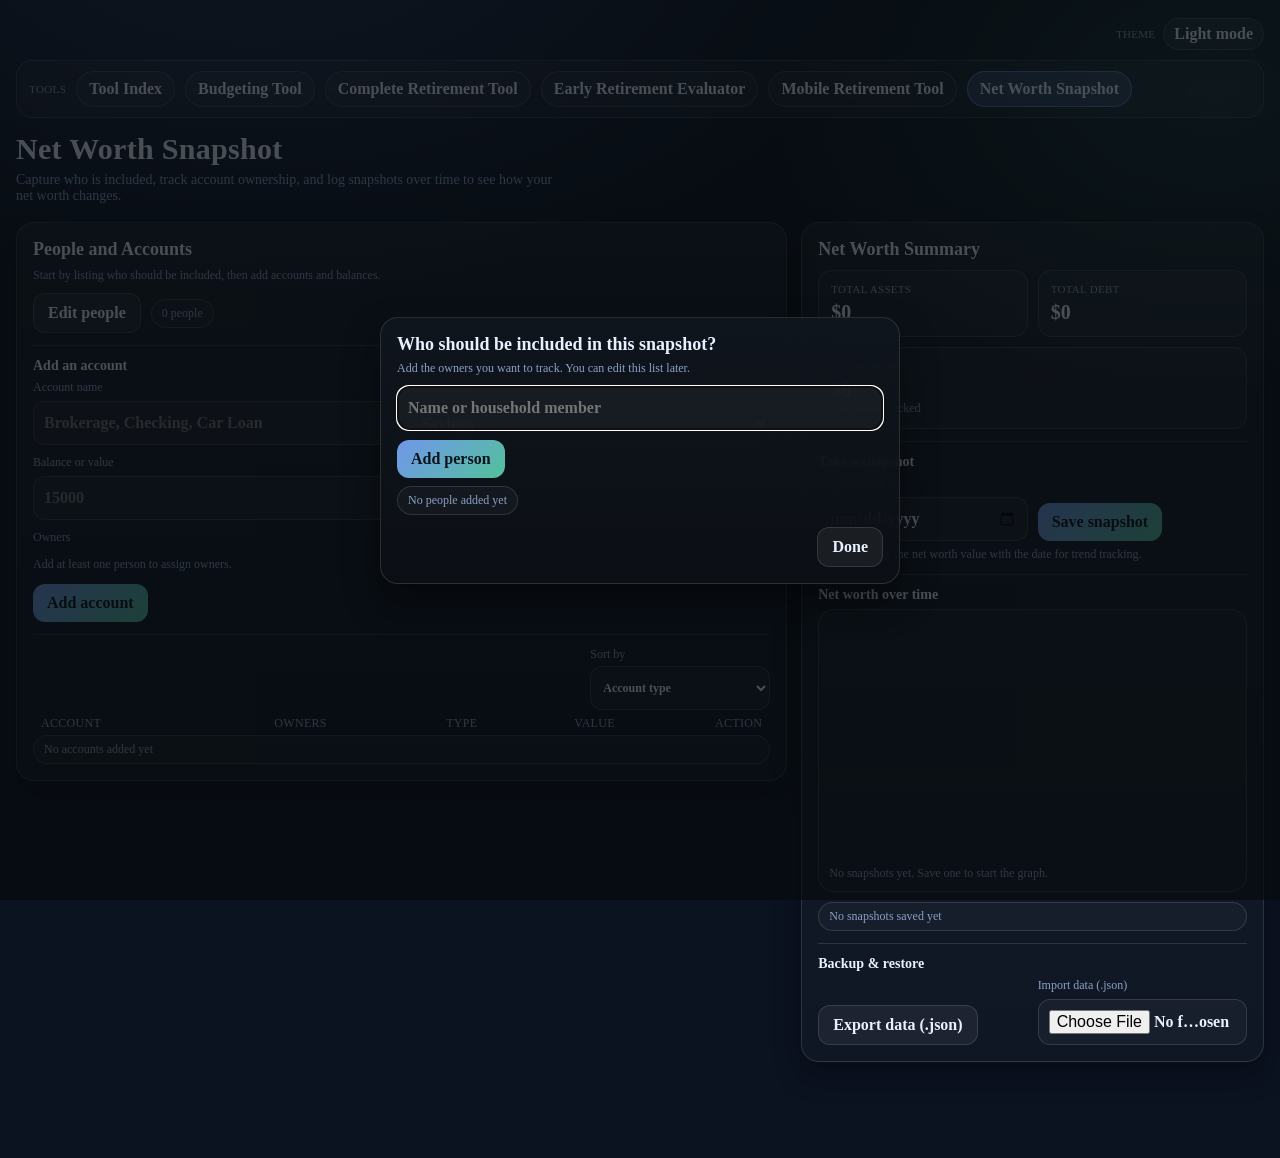
<file: Net Worth Snapshot/index.html>
﻿<!doctype html>
<html lang="en">
<head>
  <meta charset="utf-8" />
  <meta name="viewport" content="width=device-width, initial-scale=1" />
  <title>Net Worth Snapshot</title>
  <link rel="stylesheet" href="../shared/theme.css" />
  <script>
    try{
      var theme = localStorage.getItem("financeTheme");
      if (theme) document.documentElement.setAttribute("data-theme", theme);
    }catch(e){}
  </script>
  <style>
    :root{
      --bg:#0b1220;
      --panel:rgba(255,255,255,0.04);
      --panel-2:rgba(255,255,255,0.06);
      --line:rgba(255,255,255,0.12);
      --text:#eaf0ff;
      --muted:#8aa0c6;
      --accent:#7aa2ff;
      --accent-2:#58d1a7;
      --good:#58d1a7;
      --bad:#ff6b6b;
      --warn:#ffc657;
    }
    *{box-sizing:border-box;}
    html, body{ min-height:100%; }
    body{
      margin:0;
      color:var(--text);
      font-family:"Baskerville","Palatino Linotype","Book Antiqua",serif;
      background:var(--bg);
      min-height:100vh;
    }
    body::before{
      content:"";
      position:fixed;
      inset:0;
      z-index:-1;
      background:
        var(--bg-grad-1),
        var(--bg-grad-2),
        var(--bg);
      background-repeat:no-repeat;
      background-attachment:fixed;
    }
    a{color:inherit;text-decoration:none;}
    .page{
      max-width:1150px;
      margin:0 auto;
      padding:18px 16px 96px;
    }
    .topnav{
      display:flex;
      flex-wrap:wrap;
      gap:10px;
      align-items:center;
      background:var(--panel);
      border:1px solid var(--line);
      border-radius:16px;
      padding:10px 12px;
      backdrop-filter: blur(10px);
    }
    .navLabel{
      font-size:11px;
      letter-spacing:0.4px;
      text-transform:uppercase;
      color:var(--muted);
    }
    .navLink{
      font-weight:700;
      padding:8px 12px;
      border-radius:999px;
      border:1px solid var(--line);
      background:rgba(255,255,255,0.03);
    }
    .navLink.active{
      border-color:rgba(122,162,255,0.55);
      background:rgba(122,162,255,0.22);
    }
    header{
      margin-top:14px;
    }
    h1{
      margin:0 0 6px;
      font-size:30px;
      letter-spacing:0.3px;
    }
    header p{
      margin:0;
      color:var(--muted);
      max-width:78ch;
      font-size:14px;
    }
    .grid{
      margin-top:18px;
      display:grid;
      gap:14px;
      grid-template-columns:minmax(0, 1.05fr) minmax(0, 0.95fr);
      align-items:start;
    }
    @media (min-width: 1200px){
      .page{ max-width:1320px; }
      .grid{ grid-template-columns:minmax(0, 1.25fr) minmax(0, 0.75fr); }
    }
    @media (max-width: 980px){
      .grid{ grid-template-columns:1fr; }
    }
    .card{
      background:linear-gradient(180deg, rgba(255,255,255,0.05), rgba(255,255,255,0.02));
      border:1px solid var(--line);
      border-radius:18px;
      padding:16px;
      box-shadow:0 14px 28px rgba(0,0,0,0.28);
      animation: rise 600ms ease both;
    }
    @keyframes rise{
      from{ opacity:0; transform:translateY(10px); }
      to{ opacity:1; transform:translateY(0); }
    }
    .card h2{
      margin:0 0 8px;
      font-size:18px;
    }
    .subtle{
      color:var(--muted);
      font-size:12px;
      margin:0;
    }
    .grid2{
      display:grid;
      grid-template-columns:1fr;
      gap:10px;
    }
    @media (min-width:640px){
      .grid2{ grid-template-columns:1fr 1fr; }
    }
    label{
      display:flex;
      align-items:center;
      gap:6px;
      font-size:12px;
      color:var(--muted);
      margin-bottom:6px;
    }
    input, select, button, textarea{
      font:inherit;
    }
    input, select{
      font-weight:600;
    }
    select option{
      color:#11161c;
      background:#f2f6fb;
    }
    button{
      border:none;
      border-radius:12px;
      padding:10px 14px;
      background:linear-gradient(135deg, rgba(122,162,255,0.92), rgba(88,209,167,0.92));
      color:#0b131a;
      font-weight:700;
      cursor:pointer;
    }
    button.secondary{
      background:rgba(255,255,255,0.06);
      color:var(--text);
      border:1px solid var(--line);
    }
    .row{
      display:flex;
      gap:10px;
      flex-wrap:wrap;
      align-items:center;
    }
    .divider{
      height:1px;
      background:var(--line);
      margin:12px 0;
    }
    .pill{
      display:inline-flex;
      align-items:center;
      gap:6px;
      padding:6px 10px;
      border-radius:999px;
      border:1px solid var(--line);
      background:rgba(255,255,255,0.03);
      font-size:12px;
      color:var(--muted);
      white-space:nowrap;
    }
    .pill strong{ color:var(--text); }
    .metric{
      padding:12px;
      border-radius:14px;
      background:rgba(255,255,255,0.03);
      border:1px solid var(--line);
    }
    .metric .k{
      font-size:11px;
      color:var(--muted);
      text-transform:uppercase;
      letter-spacing:0.3px;
    }
    .metric .v{
      margin-top:6px;
      font-size:20px;
      font-weight:800;
    }
    .accountList{
      display:grid;
      gap:8px;
    }
    .accountHeader{
      display:grid;
      grid-template-columns:minmax(180px, 2.2fr) minmax(140px, 1.6fr) minmax(120px, 1.1fr) minmax(110px, 1fr) minmax(70px, 0.5fr);
      gap:8px;
      padding:0 8px 4px;
      font-size:11px;
      color:var(--muted);
      text-transform:uppercase;
      letter-spacing:0.3px;
    }
    .accountHeader .action{ text-align:right; }
    .accountRow{
      display:grid;
      grid-template-columns:minmax(180px, 2.2fr) minmax(140px, 1.6fr) minmax(120px, 1.1fr) minmax(110px, 1fr) minmax(70px, 0.5fr);
      gap:8px;
      align-items:center;
      padding:8px;
      border-radius:12px;
      border:1px solid var(--line);
      background:rgba(255,255,255,0.03);
      font-size:12px;
    }
    .accountRow span{ display:block; }
    .accountRow .name{ font-weight:700; }
    .accountRow .name,
    .accountRow .owners{
      min-width:0;
      white-space:normal;
    }
    .accountRow .meta{ color:var(--muted); }
    .accountRow .value{ text-align:left; }
    .accountRow .type{ text-align:left; }
    .accountRow button{
      padding:6px 10px;
      border-radius:999px;
      font-size:11px;
      justify-self:end;
    }
    @media (min-width: 821px){
      .accountRow .type[data-debt]:not([data-debt=""])::after{
        content:" \00b7 " attr(data-debt);
      }
      .accountRow{ font-size:13px; }
      .accountHeader{ font-size:12px; }
      #sortAccounts{
        font-size:12px;
        padding:2px 8px;
        height:25px;
      }
    }
    @media (max-width: 820px){
      .accountHeader{ display:none; }
      .accountRow{
        grid-template-columns:160px 60px 60px 60px;
        grid-template-areas:
          "name value type action"
          "owners owners owners owners";
        row-gap:4px;
        column-gap:10px;
        align-items:center;
      }
      .accountRow .name{ grid-area:name; }
      .accountRow .value{ grid-area:value; text-align:left; }
      .accountRow .owners{ grid-area:owners; min-width:0; }
      .accountRow .type{ grid-area:type; justify-self:start; }
      .accountRow .type[data-debt]:not([data-debt=""])::after{
        content:" \00b7 " attr(data-debt);
      }
      .accountRow button{ grid-area:action; justify-self:end; }
    }
    .ownerGrid{
      display:grid;
      grid-template-columns:repeat(auto-fit, minmax(160px, 1fr));
      gap:8px;
    }
    .ownerOption{
      display:flex;
      align-items:center;
      gap:8px;
      padding:8px 10px;
      border-radius:12px;
      border:1px solid var(--line);
      background:rgba(255,255,255,0.03);
      font-size:12px;
    }
    .ownerOption input{ width:18px; height:18px; }
    .help{
      font-size:12px;
      color:var(--muted);
      margin:6px 0 0;
    }
    .error{
      color:var(--bad);
      font-size:12px;
      margin:6px 0 0;
    }
    .chartWrap{
      border-radius:16px;
      border:1px solid var(--line);
      background:rgba(255,255,255,0.02);
      padding:10px;
    }
    canvas{
      width:100%;
      height:240px;
      display:block;
    }
    .snapList{
      display:grid;
      gap:8px;
      margin-top:10px;
    }
    .snapItem{
      display:flex;
      justify-content:space-between;
      align-items:center;
      gap:8px;
      padding:8px 10px;
      border-radius:12px;
      border:1px solid var(--line);
      background:rgba(255,255,255,0.03);
      font-size:12px;
    }
    .snapItem .muted{ color:var(--muted); }
    .snapItem button{
      padding:6px 10px;
      border-radius:999px;
      font-size:11px;
    }
    .modal{
      position:fixed;
      inset:0;
      background:rgba(7,10,14,0.7);
      display:none;
      align-items:center;
      justify-content:center;
      z-index:50;
      padding:16px;
    }
    .modal.show{ display:flex; }
    .modalCard{
      max-width:520px;
      width:100%;
      background:linear-gradient(180deg, rgba(16,22,30,0.95), rgba(12,16,22,0.95));
      border:1px solid var(--line);
      border-radius:18px;
      padding:16px;
      box-shadow:0 18px 36px rgba(0,0,0,0.4);
    }
    .modalCard h3{ margin:0 0 6px; font-size:18px; }
    .chipList{ display:flex; flex-wrap:wrap; gap:8px; margin-top:8px; }
    .chip{
      display:inline-flex;
      align-items:center;
      gap:6px;
      padding:6px 10px;
      border-radius:999px;
      border:1px solid var(--line);
      background:rgba(255,255,255,0.04);
      font-size:12px;
    }
    .chip button{
      padding:2px 6px;
      border-radius:999px;
      font-size:11px;
      background:rgba(255,255,255,0.1);
      color:var(--text);
    }
  </style>
</head>
<body>
  <div class="page">
    <div class="themeToggleBar">
      <span class="themeToggleLabel">Theme</span>
      <button class="themeToggleBtn" type="button" data-theme-toggle>Light mode</button>
    </div>
    <nav class="topnav" aria-label="Site navigation">
      <span class="navLabel">Tools</span>
      <a class="navLink" href="../index.html">Tool Index</a>
      <a class="navLink" href="../In Depth Budgeting Tool/">Budgeting Tool</a>
      <a class="navLink" href="../Complete Retirement Tool/">Complete Retirement Tool</a>
      <a class="navLink" href="../Early Retirement Evaluator/">Early Retirement Evaluator</a>
      <a class="navLink" href="../Mobile/">Mobile Retirement Tool</a>
      <a class="navLink active" href="./">Net Worth Snapshot</a>
    </nav>

    <header>
      <h1>Net Worth Snapshot</h1>
      <p>
        Capture who is included, track account ownership, and log snapshots over time to see how your
        net worth changes.
      </p>
    </header>

    <div class="grid">
      <section class="card" aria-label="Setup and accounts">
        <h2>People and Accounts</h2>
        <p class="subtle">Start by listing who should be included, then add accounts and balances.</p>

        <div class="row" style="margin-top:10px;">
          <button id="editPeopleBtn" type="button" class="secondary">Edit people</button>
          <span class="pill" id="peopleCount">0 people</span>
        </div>

        <div class="divider"></div>

        <h3 style="margin:0 0 6px; font-size:14px;">Add an account</h3>
        <div class="grid2">
          <div>
            <label for="accountName">Account name</label>
            <input id="accountName" type="text" placeholder="Brokerage, Checking, Car Loan" />
          </div>
          <div>
            <label for="accountType">Account type</label>
            <select id="accountType">
              <option value="savings">Savings</option>
              <option value="investment">Investment</option>
              <option value="retirement">Retirement</option>
              <option value="debt">Debt</option>
              <option value="asset">Asset</option>
            </select>
          </div>
          <div>
            <label for="accountValue">Balance or value</label>
            <input id="accountValue" type="text" inputmode="numeric" placeholder="15000" />
          </div>
          <div id="debtYearsWrap" style="display:none;">
            <label for="debtYears">Years remaining (debt only)</label>
            <input id="debtYears" type="number" min="0" max="60" step="1" placeholder="5" />
          </div>
        </div>

        <div style="margin-top:10px;">
          <label>Owners</label>
          <div class="ownerGrid" id="ownerGrid"></div>
          <p class="help" id="ownersHelp">Add at least one person to assign owners.</p>
        </div>

        <div class="row" style="margin-top:12px;">
          <button id="addAccountBtn" type="button">Add account</button>
          <span class="error" id="accountError" style="display:none;">Please add a name, value, and owner.</span>
        </div>

        <div class="divider"></div>

        <div class="row" style="justify-content:flex-end; align-items:flex-end; margin-bottom:6px;">
          <div style="min-width:180px;">
            <label for="sortAccounts" style="margin-bottom:4px;">Sort by</label>
            <select id="sortAccounts">
              <option value="name">Account name (A-Z)</option>
              <option value="type" selected>Account type</option>
              <option value="value">Account value</option>
            </select>
          </div>
        </div>
        <div class="accountHeader" aria-hidden="true">
          <span>Account</span>
          <span>Owners</span>
          <span>Type</span>
          <span>Value</span>
          <span class="action">Action</span>
        </div>
        <div class="accountList" id="accountList"></div>
      </section>

      <section class="card" aria-label="Summary and snapshots">
        <h2>Net Worth Summary</h2>
        <div class="grid2" style="margin-top:10px;">
          <div class="metric">
            <div class="k">Total assets</div>
            <div class="v" id="assetsTotal">$0</div>
          </div>
          <div class="metric">
            <div class="k">Total debt</div>
            <div class="v" id="debtsTotal">$0</div>
          </div>
          <div class="metric" style="grid-column:1 / -1;">
            <div class="k">Net worth</div>
            <div class="v" id="netWorthTotal">$0</div>
            <div class="subtle" id="accountCount">0 accounts tracked</div>
          </div>
        </div>

        <div class="divider"></div>

        <h3 style="margin:0 0 6px; font-size:14px;">Take a snapshot</h3>
        <div class="grid2">
          <div>
            <label for="snapshotDate">Snapshot date</label>
            <input id="snapshotDate" type="date" />
          </div>
          <div style="display:flex; align-items:flex-end;">
            <button id="takeSnapshotBtn" type="button">Save snapshot</button>
          </div>
        </div>
        <p class="help">Snapshots save the net worth value with the date for trend tracking.</p>

        <div class="divider"></div>

        <h3 style="margin:0 0 6px; font-size:14px;">Net worth over time</h3>
        <div class="chartWrap">
          <canvas id="snapshotChart" role="img" aria-label="Net worth chart"></canvas>
          <p class="help" id="chartEmpty">No snapshots yet. Save one to start the graph.</p>
        </div>

        <div class="snapList" id="snapshotList"></div>

        <div class="divider"></div>

        <h3 style="margin:0 0 6px; font-size:14px;">Backup &amp; restore</h3>
        <div class="grid2">
          <div style="display:flex; align-items:flex-end;">
            <button id="exportDataBtn" type="button" class="secondary">Export data (.json)</button>
          </div>
          <div>
            <label for="importData">Import data (.json)</label>
            <input id="importData" type="file" accept="application/json" />
          </div>
        </div>
        <p class="help" id="importError" style="display:none;"></p>
      </section>
    </div>
  </div>

  <div class="modal" id="peopleModal" aria-hidden="true" role="dialog" aria-labelledby="peopleTitle">
    <div class="modalCard">
      <h3 id="peopleTitle">Who should be included in this snapshot?</h3>
      <p class="subtle">Add the owners you want to track. You can edit this list later.</p>
      <div class="row" style="margin-top:10px;">
        <input id="personName" type="text" placeholder="Name or household member" />
        <button id="addPersonBtn" type="button">Add person</button>
      </div>
      <div class="chipList" id="peopleList"></div>
      <div class="row" style="margin-top:12px; justify-content:flex-end;">
        <button id="closePeopleBtn" type="button" class="secondary">Done</button>
      </div>
    </div>
  </div>

  <div class="modal" id="editAccountModal" aria-hidden="true" role="dialog" aria-labelledby="editAccountTitle">
    <div class="modalCard">
      <h3 id="editAccountTitle">Edit account</h3>
      <p class="subtle">Update the details and save to apply changes.</p>
      <div class="grid2" style="margin-top:10px;">
        <div>
          <label for="editAccountName">Account name</label>
          <input id="editAccountName" type="text" />
        </div>
        <div>
          <label for="editAccountType">Account type</label>
          <select id="editAccountType">
            <option value="savings">Savings</option>
            <option value="investment">Investment</option>
            <option value="retirement">Retirement</option>
            <option value="debt">Debt</option>
            <option value="asset">Asset</option>
          </select>
        </div>
        <div>
          <label for="editAccountValue">Balance or value</label>
          <input id="editAccountValue" type="text" inputmode="numeric" />
        </div>
        <div id="editDebtYearsWrap" style="display:none;">
          <label for="editDebtYears">Years remaining (debt only)</label>
          <input id="editDebtYears" type="number" min="0" max="60" step="1" />
        </div>
      </div>
      <div style="margin-top:10px;">
        <label>Owners</label>
        <div class="ownerGrid" id="editOwnerGrid"></div>
      </div>
      <p class="error" id="editAccountError" style="display:none;">Please add a name, value, and owner.</p>
      <div class="row" style="margin-top:12px; justify-content:flex-end;">
        <button id="closeEditAccountBtn" type="button" class="secondary">Cancel</button>
        <button id="saveEditAccountBtn" type="button">Save changes</button>
      </div>
    </div>
  </div>

  <script src="../shared/theme.js"></script>
  <script>
    (function(){
      var STORAGE_KEY = "netWorthSnapshot_v1";
      var SNAPSHOT_KEY = "netWorthSnapshot_snapshots_v1";
      var people = [];
      var accounts = [];
      var snapshots = [];
      var editingAccountId = null;

      var fmtUSD0 = new Intl.NumberFormat("en-US", { style:"currency", currency:"USD", maximumFractionDigits:0 });
      var sortMode = "type";

      function $(id){ return document.getElementById(id); }

      function parseMoney(value){
        if (!value) return 0;
        var cleaned = String(value).replace(/[^0-9.-]/g, "");
        var num = Number(cleaned);
        return Number.isFinite(num) ? num : 0;
      }

      function formatMoneyInput(el){
        var val = parseMoney(el.value);
        el.value = val ? String(val) : "";
      }

      function normalizeName(name){
        return name.trim();
      }

      function saveState(){
        try{
          localStorage.setItem(STORAGE_KEY, JSON.stringify({ people: people, accounts: accounts }));
        }catch(e){}
      }

      function saveSnapshots(){
        try{
          localStorage.setItem(SNAPSHOT_KEY, JSON.stringify(snapshots));
        }catch(e){}
      }

      function loadState(){
        try{
          var raw = localStorage.getItem(STORAGE_KEY);
          if (!raw) return;
          var data = JSON.parse(raw);
          if (data && Array.isArray(data.people)) people = data.people;
          if (data && Array.isArray(data.accounts)) accounts = data.accounts;
        }catch(e){}
      }

      function loadSnapshots(){
        try{
          var raw = localStorage.getItem(SNAPSHOT_KEY);
          if (!raw) return;
          var data = JSON.parse(raw);
          if (Array.isArray(data)) snapshots = data;
        }catch(e){}
      }

      function setModal(open){
        var modal = $("peopleModal");
        if (!modal) return;
        if (open){
          modal.classList.add("show");
          modal.setAttribute("aria-hidden", "false");
          document.body.style.overflow = "hidden";
          $("personName").focus();
        } else {
          modal.classList.remove("show");
          modal.setAttribute("aria-hidden", "true");
          document.body.style.overflow = "";
        }
      }

      function renderPeopleList(){
        var list = $("peopleList");
        list.innerHTML = "";
        if (!people.length){
          list.innerHTML = "<span class=\"pill\">No people added yet</span>";
          return;
        }
        people.forEach(function(person){
          var chip = document.createElement("span");
          chip.className = "chip";
          chip.innerHTML = "<span>" + person + "</span>";
          var remove = document.createElement("button");
          remove.type = "button";
          remove.textContent = "Remove";
          remove.addEventListener("click", function(){
            people = people.filter(function(p){ return p !== person; });
            accounts.forEach(function(acct){
              acct.owners = acct.owners.filter(function(owner){ return owner !== person; });
            });
            saveState();
            renderAll();
          });
          chip.appendChild(remove);
          list.appendChild(chip);
        });
      }

      function renderOwnerGrid(targetId, showHelp){
        var grid = $(targetId);
        if (!grid) return;
        grid.innerHTML = "";
        if (!people.length){
          if (showHelp && $("ownersHelp")) $("ownersHelp").style.display = "block";
          return;
        }
        if (showHelp && $("ownersHelp")) $("ownersHelp").style.display = "none";
        people.forEach(function(person){
          var label = document.createElement("label");
          label.className = "ownerOption";
          var input = document.createElement("input");
          input.type = "checkbox";
          input.value = person;
          label.appendChild(input);
          label.appendChild(document.createTextNode(person));
          grid.appendChild(label);
        });
      }

      function renderAccounts(){
        var list = $("accountList");
        list.innerHTML = "";
        if (!accounts.length){
          list.innerHTML = "<span class=\"pill\">No accounts added yet</span>";
          return;
        }
        var sorted = accounts.slice().sort(function(a, b){
          if (sortMode === "value"){
            return b.value - a.value;
          }
          if (sortMode === "type"){
            return String(a.type).localeCompare(String(b.type));
          }
          return String(a.name).localeCompare(String(b.name));
        });
        sorted.forEach(function(acct){
          var row = document.createElement("div");
          row.className = "accountRow";
          var ownerText = acct.owners.length ? acct.owners.join(", ") : "Unassigned";
          var debtShort = acct.type === "debt" && acct.debtYears !== null
            ? acct.debtYears + "y" : "";
          row.innerHTML =
            "<span class=\"name\">" + acct.name + "</span>" +
            "<span class=\"meta owners\">" + ownerText + "</span>" +
            "<span class=\"meta type\" data-debt=\"" + debtShort + "\">" + acct.type + "</span>" +
            "<span class=\"value\">" + fmtUSD0.format(acct.value) + "</span>";
          var remove = document.createElement("button");
          remove.type = "button";
          remove.textContent = "Delete";
          remove.addEventListener("click", function(e){
            e.stopPropagation();
            accounts = accounts.filter(function(a){ return a.id !== acct.id; });
            saveState();
            renderAll();
          });
          row.appendChild(remove);
          row.addEventListener("click", function(){
            startEditAccount(acct);
          });
          list.appendChild(row);
        });
      }

      function computeTotals(){
        var assets = 0;
        var debts = 0;
        accounts.forEach(function(acct){
          if (acct.type === "debt"){
            debts += acct.value;
          } else {
            assets += acct.value;
          }
        });
        var netWorth = assets - debts;
        $("assetsTotal").textContent = fmtUSD0.format(assets);
        $("debtsTotal").textContent = fmtUSD0.format(debts);
        $("netWorthTotal").textContent = fmtUSD0.format(netWorth);
        $("accountCount").textContent = accounts.length + " accounts tracked";
        return { assets: assets, debts: debts, netWorth: netWorth };
      }

      function renderSnapshots(){
        var list = $("snapshotList");
        list.innerHTML = "";
        if (!snapshots.length){
          list.innerHTML = "<span class=\"pill\">No snapshots saved yet</span>";
          return;
        }
        snapshots
          .slice()
          .sort(function(a,b){ return a.date.localeCompare(b.date); })
          .forEach(function(snap){
            var item = document.createElement("div");
            item.className = "snapItem";
            var left = document.createElement("div");
            left.innerHTML = "<strong>" + snap.date + "</strong><div class=\"muted\">Net worth: "
              + fmtUSD0.format(snap.netWorth) + "</div>";
            var remove = document.createElement("button");
            remove.type = "button";
            remove.textContent = "Remove";
            remove.addEventListener("click", function(){
              snapshots = snapshots.filter(function(s){ return s.id !== snap.id; });
              saveSnapshots();
              renderSnapshots();
              drawChart();
            });
            item.appendChild(left);
            item.appendChild(remove);
            list.appendChild(item);
          });
      }

      function drawChart(){
        var canvas = $("snapshotChart");
        var empty = $("chartEmpty");
        var ctx = canvas.getContext("2d");
        var data = snapshots.slice().sort(function(a,b){ return a.date.localeCompare(b.date); });
        if (!data.length){
          empty.style.display = "block";
          ctx.clearRect(0,0,canvas.width,canvas.height);
          return;
        }
        empty.style.display = "none";
        var width = canvas.clientWidth;
        var height = canvas.clientHeight;
        var ratio = window.devicePixelRatio || 1;
        canvas.width = width * ratio;
        canvas.height = height * ratio;
        ctx.setTransform(ratio,0,0,ratio,0,0);

        var values = data.map(function(d){ return d.netWorth; });
        var min = Math.min.apply(null, values);
        var max = Math.max.apply(null, values);
        if (min === max){
          min -= 1;
          max += 1;
        }
        var pad = { left:46, right:14, top:16, bottom:26 };
        var chartW = width - pad.left - pad.right;
        var chartH = height - pad.top - pad.bottom;

        ctx.clearRect(0,0,width,height);
        ctx.strokeStyle = "rgba(255,255,255,0.12)";
        ctx.lineWidth = 1;
        for (var i=0; i<=2; i++){
          var y = pad.top + (chartH/2) * i;
          ctx.beginPath();
          ctx.moveTo(pad.left, y);
          ctx.lineTo(width - pad.right, y);
          ctx.stroke();
        }

        ctx.strokeStyle = "rgba(122,162,255,0.9)";
        ctx.lineWidth = 2;
        ctx.beginPath();
        data.forEach(function(d, i){
          var x = pad.left + (chartW * (i / Math.max(1, data.length - 1)));
          var y = pad.top + (max - d.netWorth) / (max - min) * chartH;
          if (i === 0){ ctx.moveTo(x, y); } else { ctx.lineTo(x, y); }
        });
        ctx.stroke();

        ctx.fillStyle = "rgba(88,209,167,0.9)";
        data.forEach(function(d, i){
          var x = pad.left + (chartW * (i / Math.max(1, data.length - 1)));
          var y = pad.top + (max - d.netWorth) / (max - min) * chartH;
          ctx.beginPath();
          ctx.arc(x, y, 3.2, 0, Math.PI * 2);
          ctx.fill();
        });

        ctx.fillStyle = "rgba(255,255,255,0.8)";
        ctx.font = "11px Baskerville";
        ctx.textAlign = "left";
        ctx.fillText(fmtUSD0.format(max), 6, pad.top + 8);
        ctx.fillText(fmtUSD0.format(min), 6, pad.top + chartH);
      }

      function renderAll(){
        $("peopleCount").textContent = people.length + (people.length === 1 ? " person" : " people");
        renderPeopleList();
        renderOwnerGrid("ownerGrid", true);
        renderOwnerGrid("editOwnerGrid", false);
        renderAccounts();
        computeTotals();
        renderSnapshots();
        drawChart();
      }

      function addPerson(){
        var input = $("personName");
        var name = normalizeName(input.value);
        if (!name) return;
        var exists = people.some(function(p){ return p.toLowerCase() === name.toLowerCase(); });
        if (exists){
          input.value = "";
          return;
        }
        people.push(name);
        input.value = "";
        saveState();
        renderAll();
      }

      function collectOwnersFrom(gridId){
        var grid = $(gridId);
        if (!grid) return [];
        return Array.prototype.slice.call(grid.querySelectorAll("input:checked"))
          .map(function(el){ return el.value; });
      }

      function addAccount(){
        var name = normalizeName($("accountName").value);
        var type = $("accountType").value;
        var value = Math.max(0, parseMoney($("accountValue").value));
        var owners = collectOwnersFrom("ownerGrid");
        var debtYears = null;
        if (type === "debt"){
          debtYears = Math.max(0, Number($("debtYears").value || 0));
        }
        if (!name || !value || !owners.length){
          $("accountError").style.display = "inline";
          return;
        }
        $("accountError").style.display = "none";
        accounts.push({
          id: "acct_" + Date.now() + "_" + Math.random().toString(36).slice(2,7),
          name: name,
          type: type,
          value: value,
          owners: owners,
          debtYears: debtYears
        });
        resetAccountForm();
        saveState();
        renderAll();
      }

      function resetAccountForm(){
        $("accountName").value = "";
        $("accountValue").value = "";
        $("debtYears").value = "";
        var ownerGrid = $("ownerGrid");
        if (ownerGrid){
          Array.prototype.slice.call(ownerGrid.querySelectorAll("input")).forEach(function(el){
            el.checked = false;
          });
        }
        $("accountType").value = "savings";
        toggleDebt();
      }

      function setEditModal(open){
        var modal = $("editAccountModal");
        if (!modal) return;
        if (open){
          modal.classList.add("show");
          modal.setAttribute("aria-hidden", "false");
          document.body.style.overflow = "hidden";
          $("editAccountName").focus();
        } else {
          modal.classList.remove("show");
          modal.setAttribute("aria-hidden", "true");
          document.body.style.overflow = "";
        }
      }

      function setEditOwners(owners){
        var inputs = Array.prototype.slice.call(
          $("editOwnerGrid").querySelectorAll("input[type=\"checkbox\"]")
        );
        inputs.forEach(function(el){
          el.checked = owners.indexOf(el.value) !== -1;
        });
      }

      function startEditAccount(acct){
        editingAccountId = acct.id;
        $("editAccountName").value = acct.name;
        $("editAccountType").value = acct.type;
        $("editAccountValue").value = String(acct.value);
        $("editDebtYears").value = acct.debtYears !== null ? String(acct.debtYears) : "";
        toggleEditDebt();
        setEditOwners(acct.owners);
        $("editAccountError").style.display = "none";
        setEditModal(true);
      }

      function saveEditAccount(){
        var name = normalizeName($("editAccountName").value);
        var type = $("editAccountType").value;
        var value = Math.max(0, parseMoney($("editAccountValue").value));
        var owners = collectOwnersFrom("editOwnerGrid");
        var debtYears = null;
        if (type === "debt"){
          debtYears = Math.max(0, Number($("editDebtYears").value || 0));
        }
        if (!editingAccountId || !name || !value || !owners.length){
          $("editAccountError").style.display = "block";
          return;
        }
        $("editAccountError").style.display = "none";
        accounts = accounts.map(function(acct){
          if (acct.id !== editingAccountId) return acct;
          return {
            id: acct.id,
            name: name,
            type: type,
            value: value,
            owners: owners,
            debtYears: debtYears
          };
        });
        editingAccountId = null;
        saveState();
        renderAll();
        setEditModal(false);
      }

      function takeSnapshot(){
        var totals = computeTotals();
        var dateValue = $("snapshotDate").value;
        var date = dateValue || new Date().toISOString().slice(0,10);
        snapshots.push({
          id: "snap_" + Date.now() + "_" + Math.random().toString(36).slice(2,7),
          date: date,
          netWorth: Math.round(totals.netWorth),
          assets: Math.round(totals.assets),
          debts: Math.round(totals.debts)
        });
        $("snapshotDate").value = "";
        saveSnapshots();
        renderSnapshots();
        drawChart();
      }

      function exportData(){
        var payload = {
          version: 1,
          exportedAt: new Date().toISOString(),
          people: people,
          accounts: accounts,
          snapshots: snapshots
        };
        var blob = new Blob([JSON.stringify(payload, null, 2)], { type: "application/json" });
        var url = URL.createObjectURL(blob);
        var link = document.createElement("a");
        link.href = url;
        link.download = "net-worth-snapshot-" + new Date().toISOString().slice(0,10) + ".json";
        document.body.appendChild(link);
        link.click();
        document.body.removeChild(link);
        URL.revokeObjectURL(url);
      }

      function importData(file){
        if (!file) return;
        var error = $("importError");
        var reader = new FileReader();
        reader.onload = function(){
          try{
            var data = JSON.parse(String(reader.result || ""));
            if (!data || !Array.isArray(data.people) || !Array.isArray(data.accounts) || !Array.isArray(data.snapshots)){
              throw new Error("Invalid file");
            }
            people = data.people
              .filter(function(p){ return typeof p === "string" && p.trim(); })
              .map(function(p){ return p.trim(); });
            accounts = data.accounts
              .filter(function(a){
                return a && typeof a.name === "string" && typeof a.type === "string"
                  && typeof a.value === "number" && Array.isArray(a.owners);
              })
              .map(function(a){
                return {
                  id: a.id || ("acct_" + Date.now() + "_" + Math.random().toString(36).slice(2,7)),
                  name: a.name,
                  type: a.type,
                  value: Math.max(0, a.value),
                  owners: a.owners,
                  debtYears: (a.type === "debt") ? Number(a.debtYears || 0) : null
                };
              });
            snapshots = data.snapshots
              .filter(function(s){ return s && typeof s.date === "string" && typeof s.netWorth === "number"; })
              .map(function(s){
                return {
                  id: s.id || ("snap_" + Date.now() + "_" + Math.random().toString(36).slice(2,7)),
                  date: s.date,
                  netWorth: Number(s.netWorth || 0),
                  assets: Number(s.assets || 0),
                  debts: Number(s.debts || 0)
                };
              });
            saveState();
            saveSnapshots();
            renderAll();
            if (error){
              error.style.display = "none";
              error.textContent = "";
            }
            $("importData").value = "";
          }catch(e){
            if (error){
              error.textContent = "Import failed. Please choose a valid snapshot JSON export.";
              error.style.display = "block";
            }
          }
        };
        reader.readAsText(file);
      }

      function toggleDebt(){
        var type = $("accountType").value;
        $("debtYearsWrap").style.display = type === "debt" ? "block" : "none";
      }

      function toggleEditDebt(){
        var type = $("editAccountType").value;
        $("editDebtYearsWrap").style.display = type === "debt" ? "block" : "none";
      }

      function wire(){
        $("addPersonBtn").addEventListener("click", addPerson);
        $("personName").addEventListener("keydown", function(e){
          if (e.key === "Enter"){ e.preventDefault(); addPerson(); }
        });
        $("closePeopleBtn").addEventListener("click", function(){ setModal(false); });
        $("editPeopleBtn").addEventListener("click", function(){ setModal(true); });
        $("addAccountBtn").addEventListener("click", addAccount);
        $("accountType").addEventListener("change", toggleDebt);
        $("accountValue").addEventListener("blur", function(){ formatMoneyInput($("accountValue")); });
        $("sortAccounts").addEventListener("change", function(e){
          sortMode = e.target.value;
          renderAccounts();
        });
        $("takeSnapshotBtn").addEventListener("click", takeSnapshot);
        $("editAccountType").addEventListener("change", toggleEditDebt);
        $("editAccountValue").addEventListener("blur", function(){ formatMoneyInput($("editAccountValue")); });
        $("saveEditAccountBtn").addEventListener("click", saveEditAccount);
        $("closeEditAccountBtn").addEventListener("click", function(){
          editingAccountId = null;
          setEditModal(false);
        });
        $("exportDataBtn").addEventListener("click", exportData);
        $("importData").addEventListener("change", function(e){
          importData(e.target.files && e.target.files[0]);
        });
        window.addEventListener("resize", drawChart);
      }

      loadState();
      loadSnapshots();
      wire();
      toggleDebt();
      renderAll();

      if (!people.length){
        setModal(true);
      }
    })();
  </script>
</body>
</html>
</file>
<file: shared/theme.css>
:root{
  --bg:#0b1220;
  --panel:rgba(255,255,255,0.04);
  --panel-2:rgba(255,255,255,0.06);
  --panel-3:rgba(255,255,255,0.03);
  --text:#eaf0ff;
  --muted:#8aa0c6;
  --line:rgba(255,255,255,0.12);
  --accent:#7aa2ff;
  --accent-2:#58d1a7;
  --good:#58d1a7;
  --warn:#ffc657;
  --bad:#ff6b6b;
  --shadow:0 14px 30px rgba(0,0,0,0.3);
  --border:rgba(255,255,255,0.12);
  --card:rgba(255,255,255,0.04);
  --sidebar:#0b0f14;
  --bg-grad-1:radial-gradient(1200px 700px at 20% -10%, rgba(122,162,255,0.22), transparent 55%);
  --bg-grad-2:radial-gradient(900px 600px at 95% 10%, rgba(88,209,167,0.16), transparent 50%);
}
html[data-theme="light"]{
  --bg:#f4f7fb;
  --panel:rgba(0,0,0,0.04);
  --panel-2:rgba(0,0,0,0.06);
  --panel-3:rgba(0,0,0,0.03);
  --text:#1b2430;
  --muted:#5a6b86;
  --line:rgba(15,23,42,0.12);
  --accent:#2f5fff;
  --accent-2:#2bb98a;
  --good:#2bb98a;
  --warn:#d5a43a;
  --bad:#d95151;
  --shadow:0 12px 28px rgba(15,23,42,0.12);
  --border:rgba(15,23,42,0.12);
  --card:#ffffff;
  --sidebar:#eef2f7;
  --bg-grad-1:radial-gradient(1200px 700px at 20% -10%, rgba(47,95,255,0.18), transparent 55%);
  --bg-grad-2:radial-gradient(900px 600px at 95% 10%, rgba(43,185,138,0.16), transparent 50%);
}
*{box-sizing:border-box;}
body{
  margin:0;
  color:var(--text);
  font-family:"Baskerville","Palatino Linotype","Book Antiqua",serif;
  background:var(--bg-grad-1), var(--bg-grad-2), var(--bg);
  min-height:100vh;
}
a{color:inherit;text-decoration:none;}
.topnav,
.navCard{
  display:flex;
  flex-wrap:wrap;
  gap:10px;
  align-items:center;
  background:var(--panel);
  border:1px solid var(--line);
  border-radius:16px;
  padding:10px 12px;
  backdrop-filter: blur(10px);
}
.navLabel{
  font-size:11px;
  letter-spacing:0.4px;
  text-transform:uppercase;
  color:var(--muted);
}
.navLink{
  font-weight:700;
  padding:8px 12px;
  border-radius:999px;
  border:1px solid var(--line);
  background:rgba(255,255,255,0.03);
  color:var(--text);
}
.navLink.active,
.navLink[aria-current="page"]{
  border-color:rgba(122,162,255,0.55);
  background:rgba(122,162,255,0.22);
}
@media (max-width: 560px){
  .topnav,
  .navCard{
    gap:8px;
    padding:8px 10px;
  }
  .navLabel{
    font-size:10px;
    letter-spacing:0.3px;
  }
  .navLink{
    padding:5px 8px;
    font-size:12px;
    border-radius:12px;
  }
}
input, select, button, textarea{
  font:inherit;
}
input, select{
  width:100%;
  min-height:44px;
  padding:10px 10px;
  border-radius:12px;
  border:1px solid var(--line);
  background:rgba(255,255,255,0.04);
  color:var(--text);
}
button{
  border:none;
  border-radius:12px;
  padding:10px 14px;
  background:linear-gradient(135deg, rgba(122,162,255,0.92), rgba(88,209,167,0.92));
  color:#0b131a;
  font-weight:700;
  cursor:pointer;
}
.card{
  background:linear-gradient(180deg, rgba(255,255,255,0.05), rgba(255,255,255,0.02));
  border:1px solid var(--line);
  border-radius:18px;
  padding:16px;
  box-shadow:var(--shadow);
}
.pill{
  display:inline-flex;
  align-items:center;
  gap:6px;
  padding:6px 10px;
  border-radius:999px;
  border:1px solid var(--line);
  background:rgba(255,255,255,0.03);
  font-size:12px;
  color:var(--muted);
  white-space:nowrap;
}
.divider{
  height:1px;
  background:var(--line);
  margin:12px 0;
}
.themeToggleBar{
  display:flex;
  justify-content:flex-end;
  align-items:center;
  gap:8px;
  margin:0 0 10px;
}
.themeToggleLabel{
  font-size:11px;
  letter-spacing:0.3px;
  text-transform:uppercase;
  color:var(--muted);
}
.themeToggleBtn{
  border:1px solid var(--line);
  background:var(--panel-2);
  color:var(--text);
  border-radius:999px;
  padding:6px 10px;
  font-weight:700;
  cursor:pointer;
}
</file>
